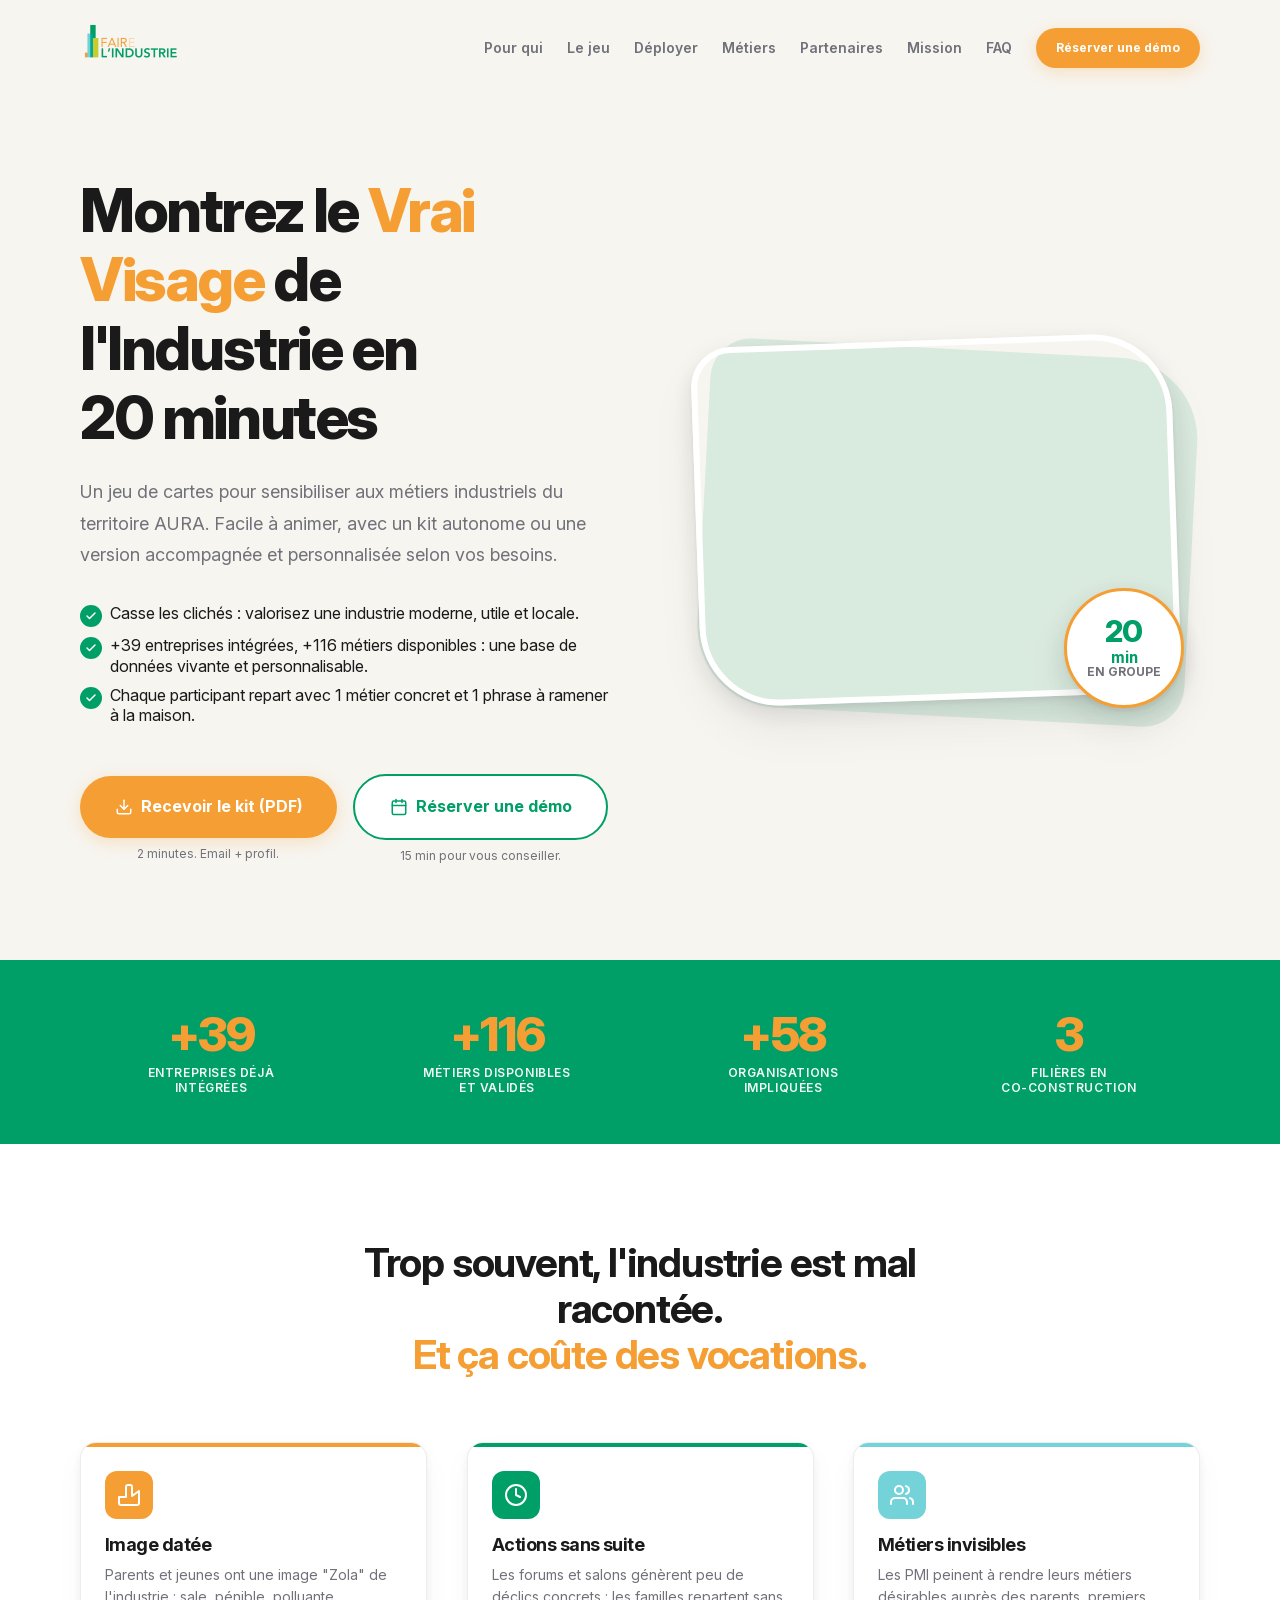
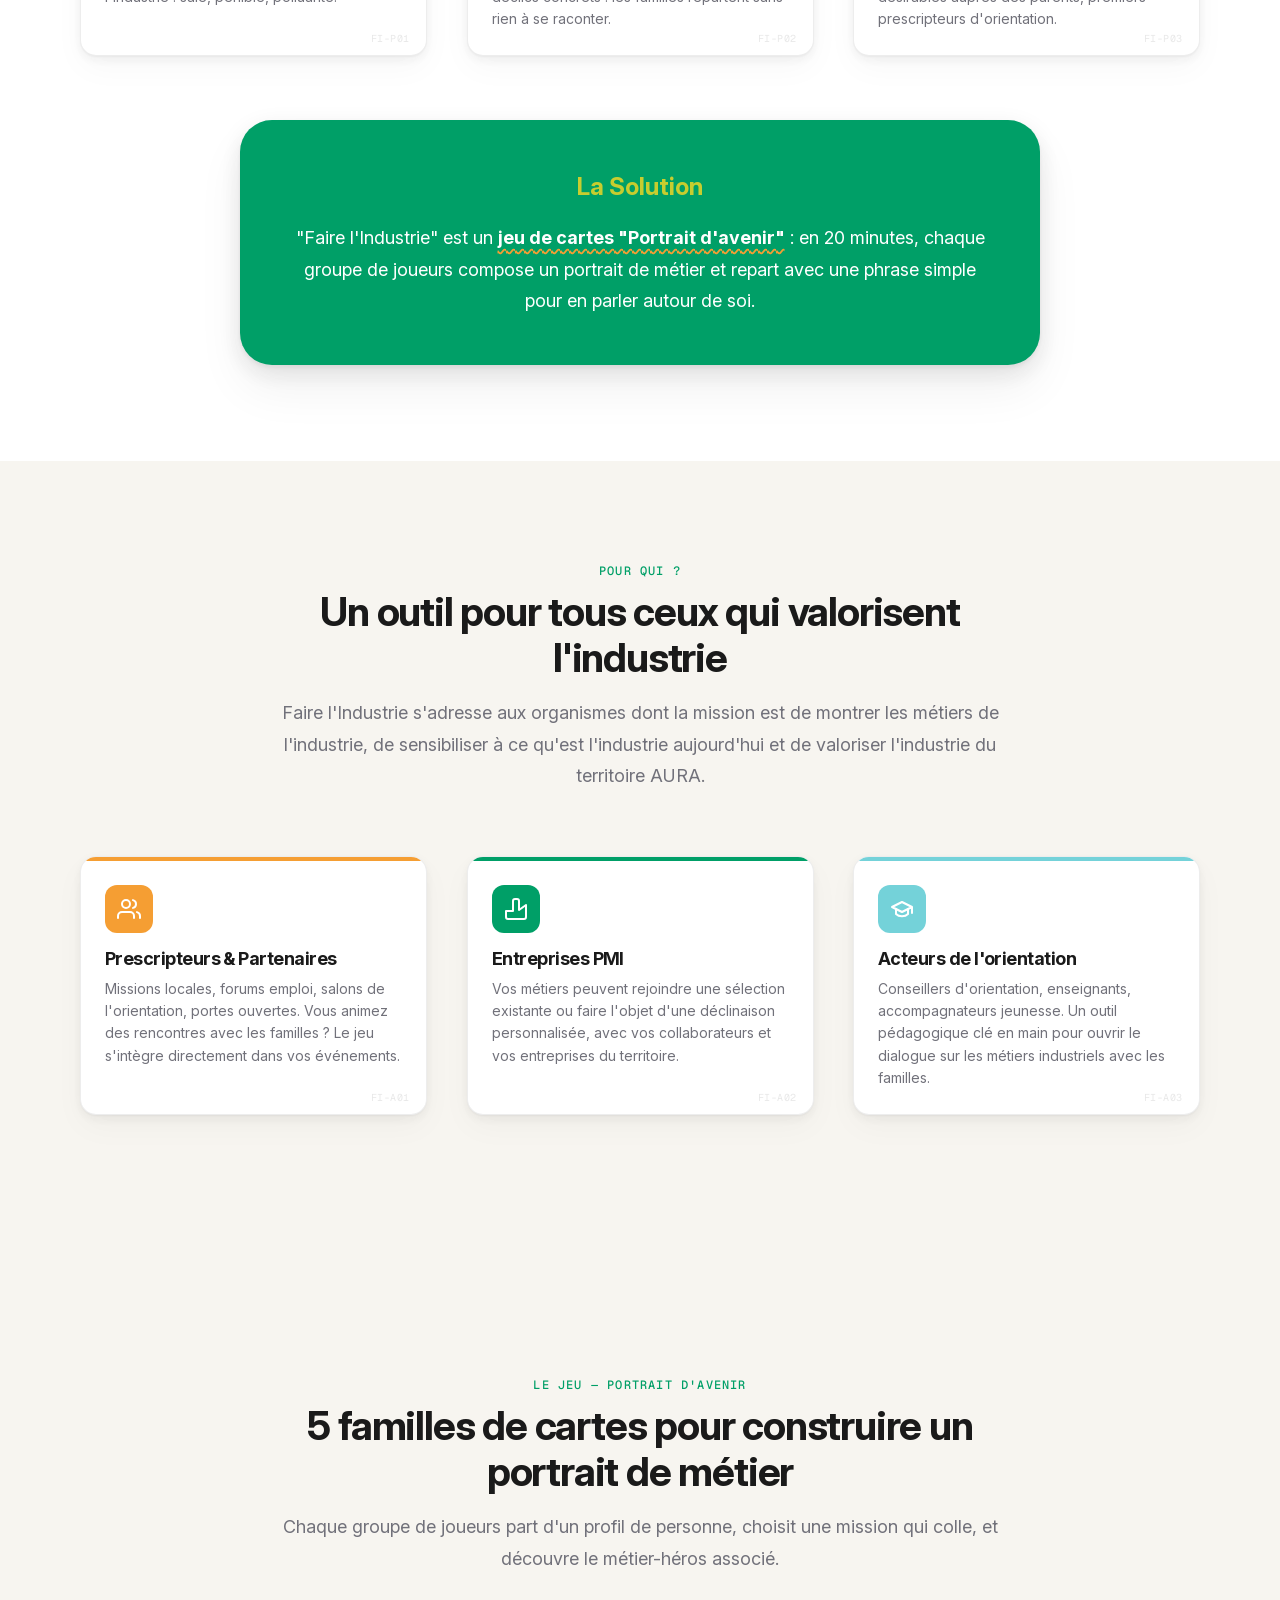
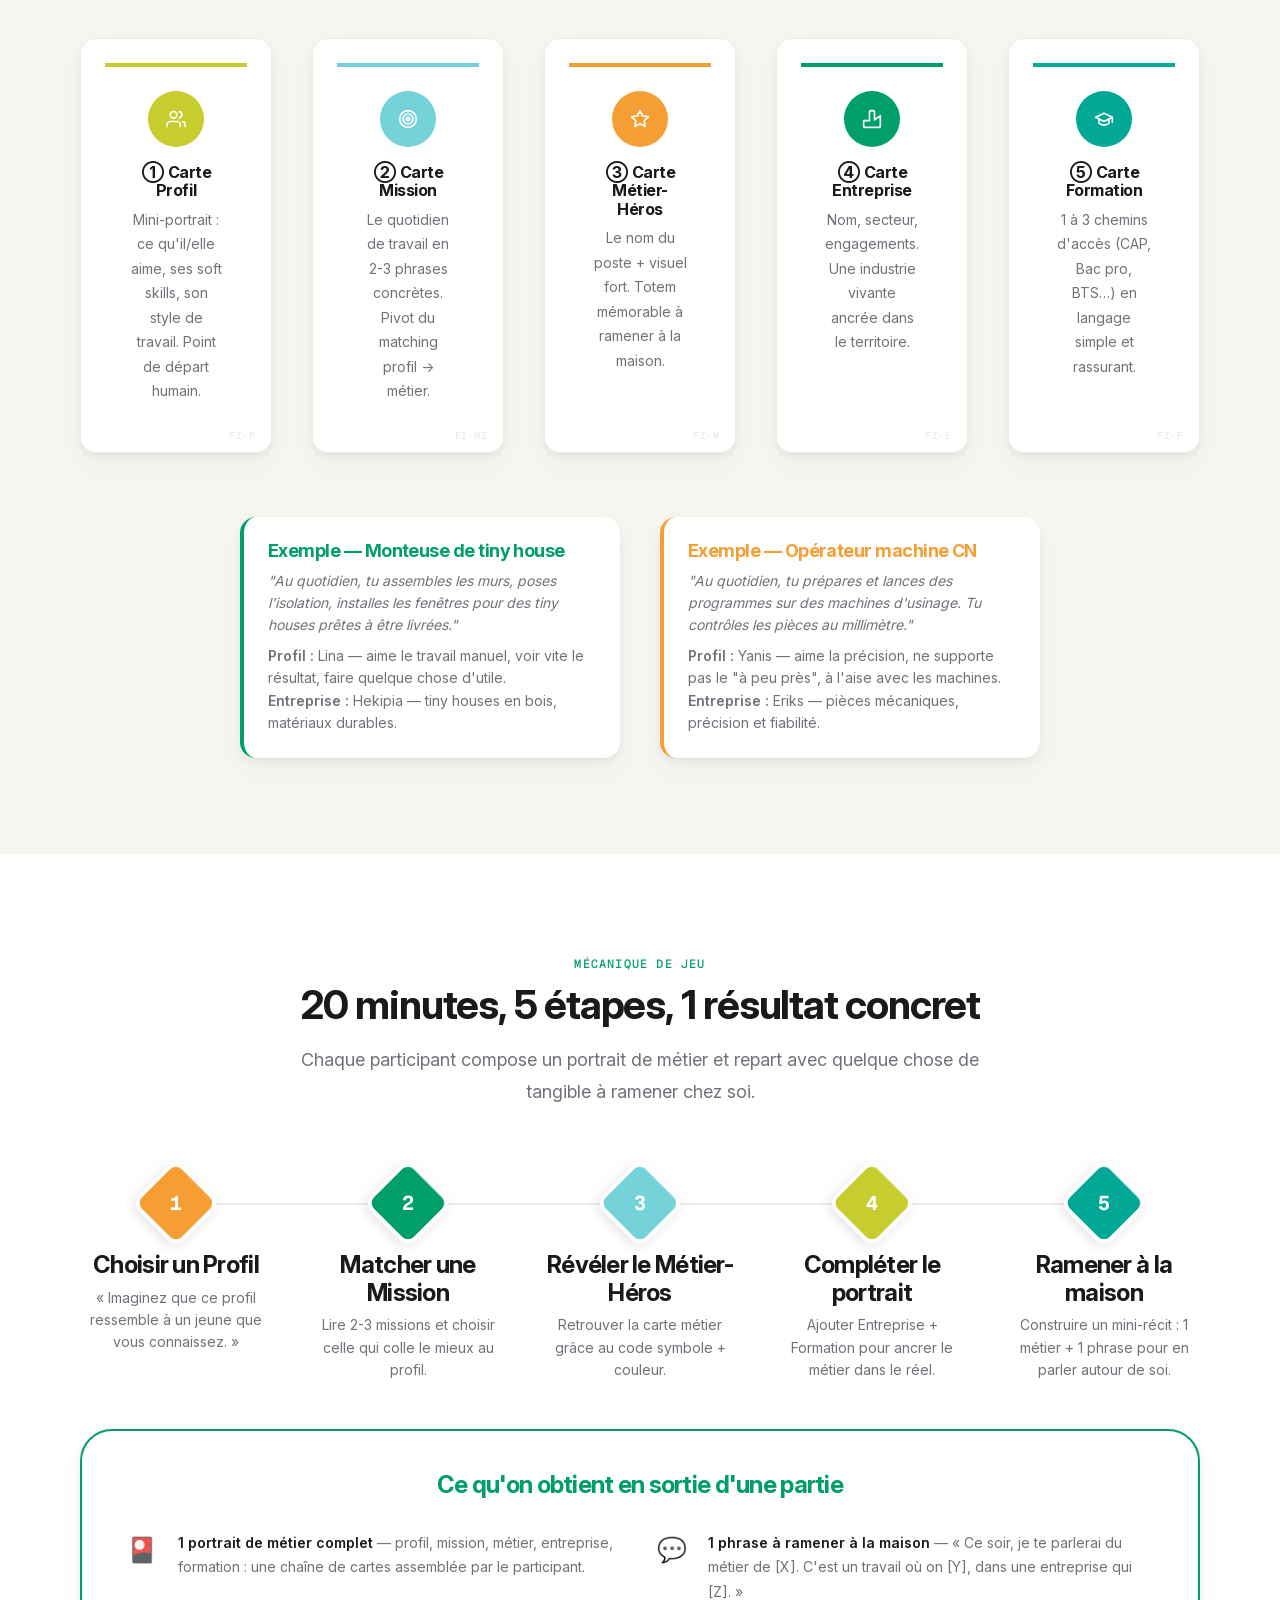
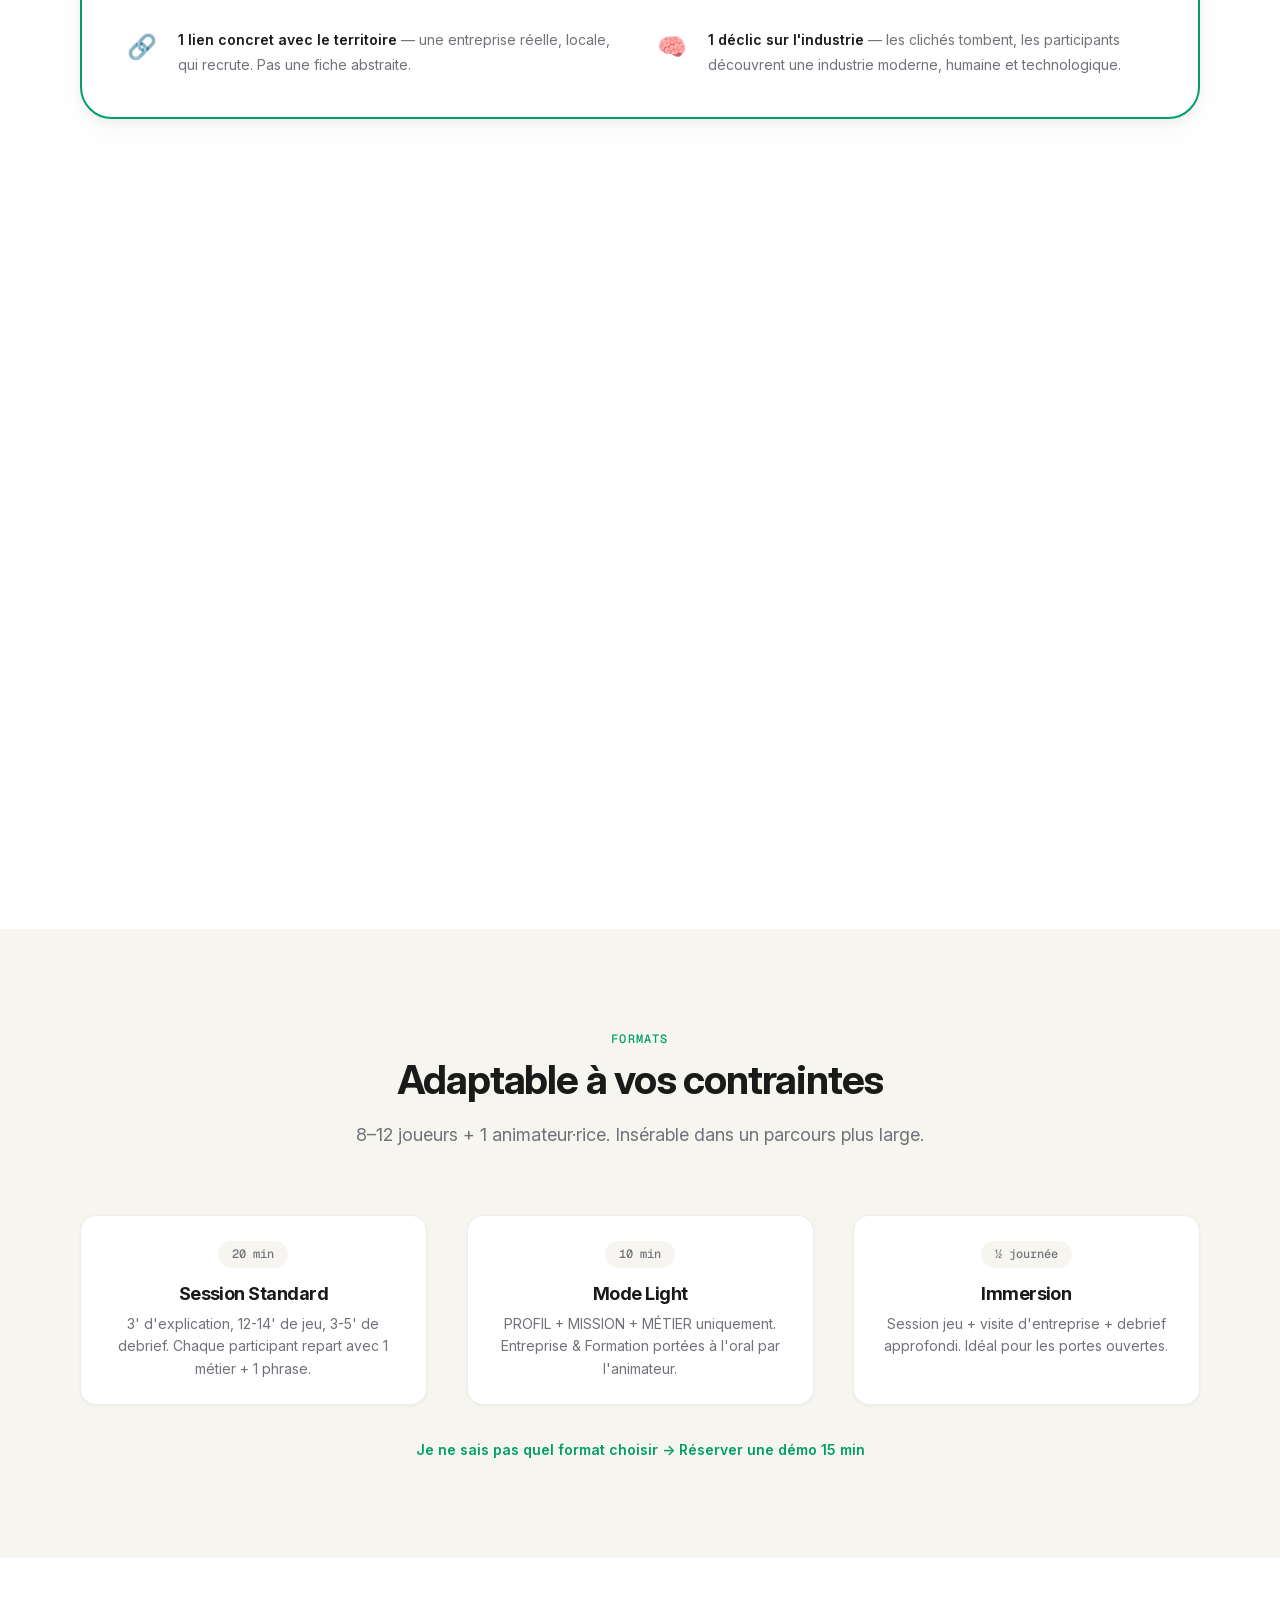
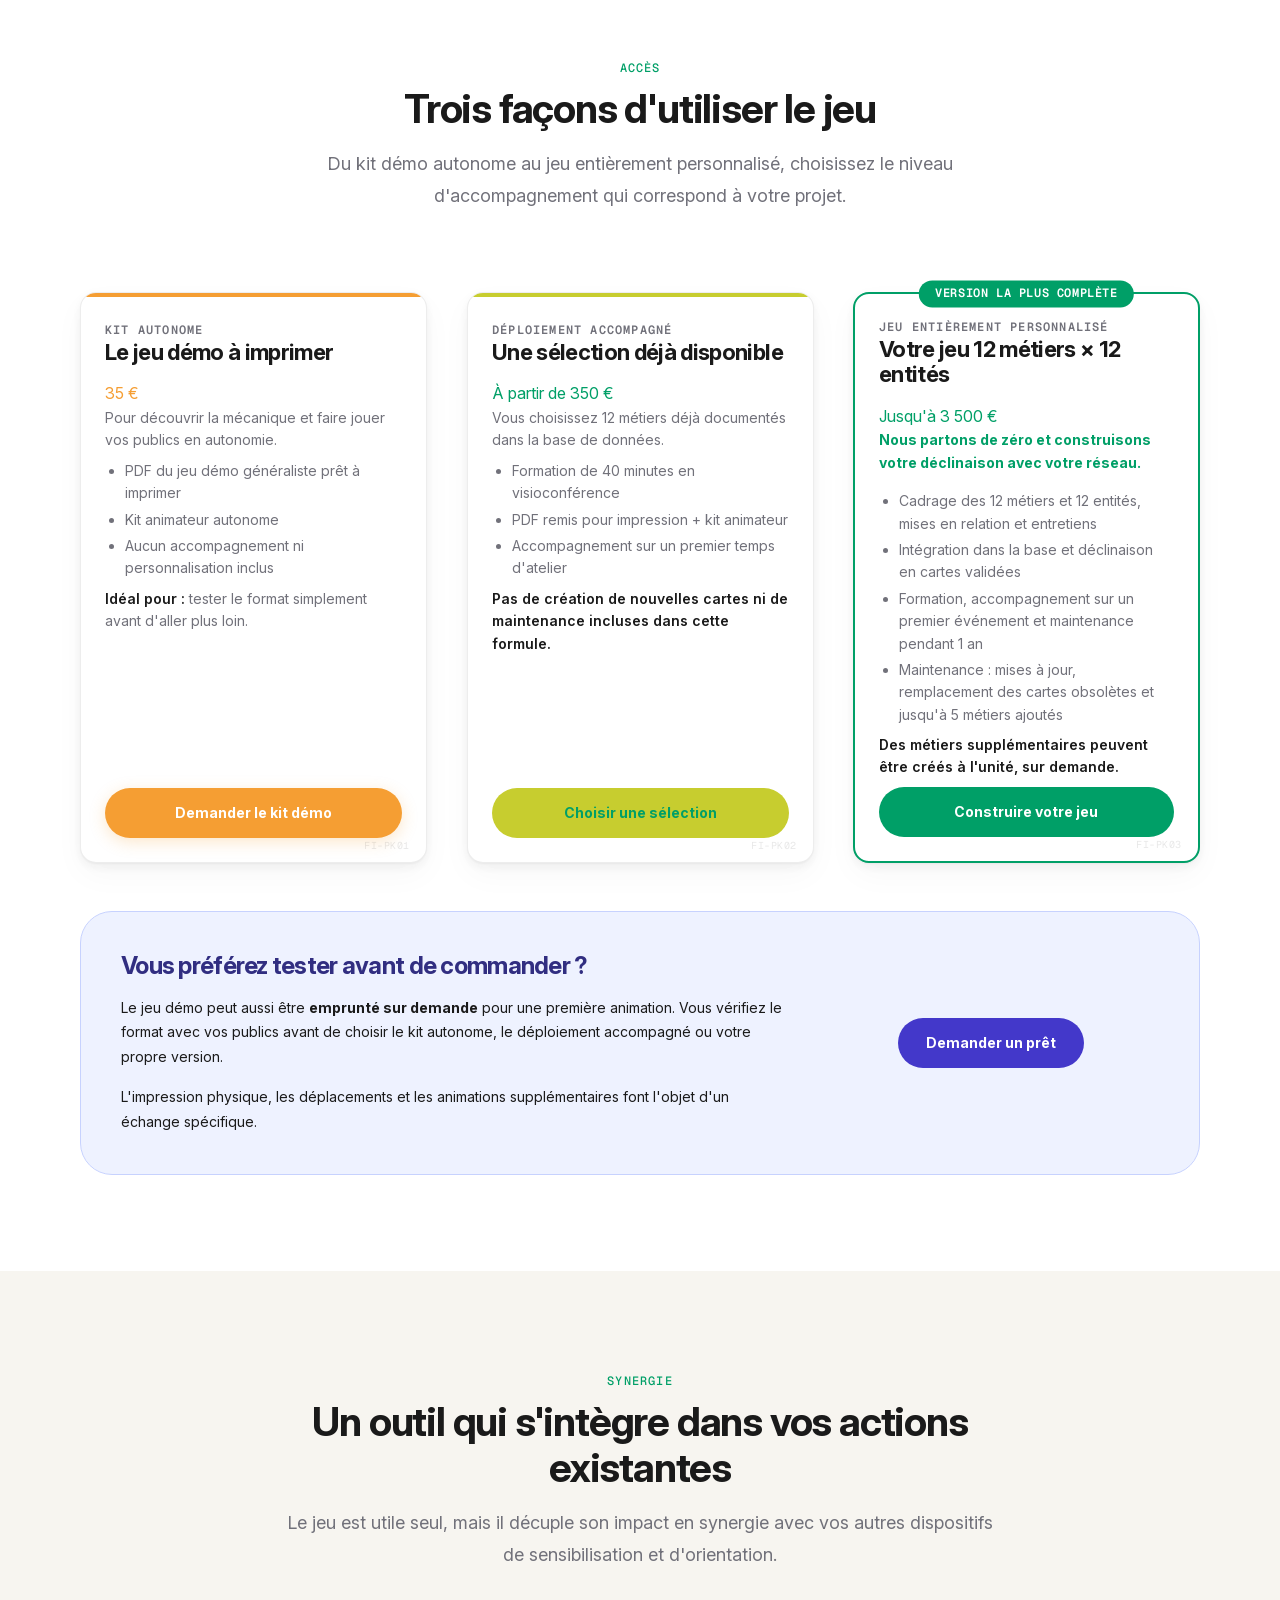
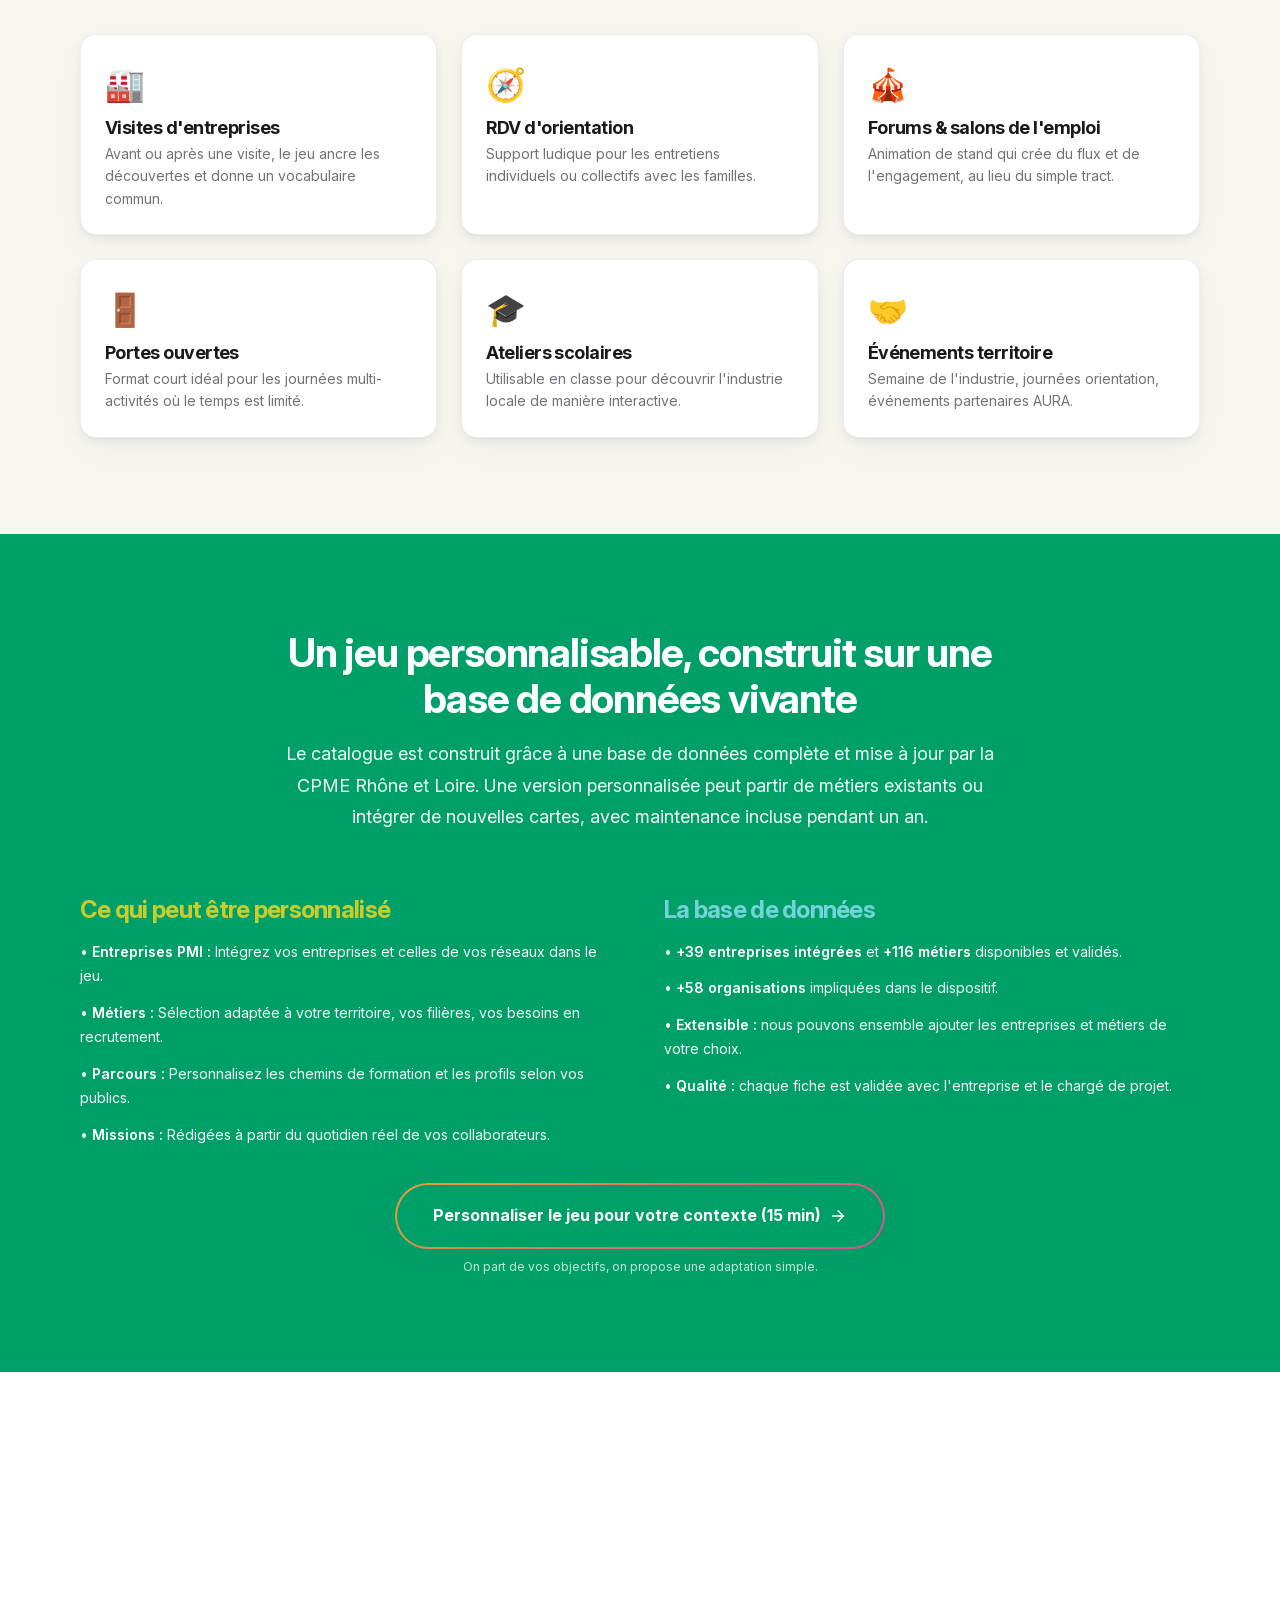
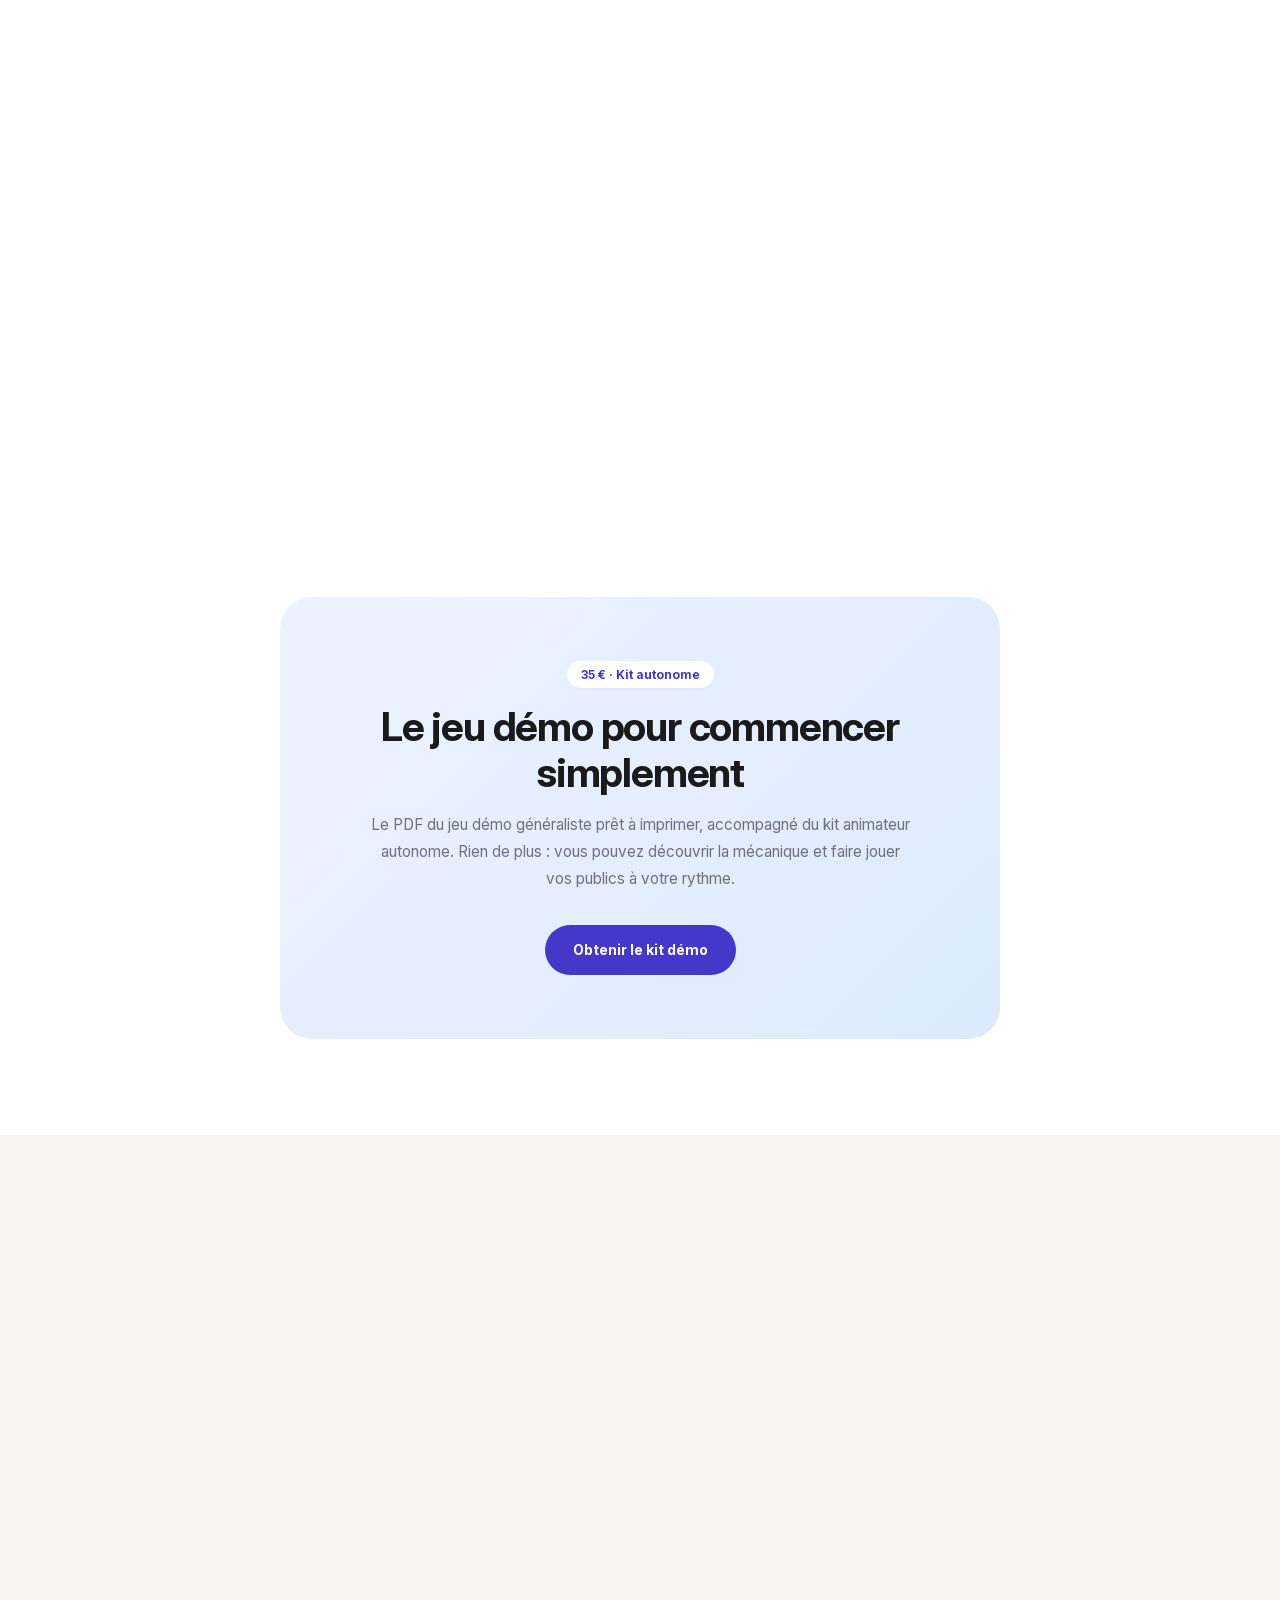
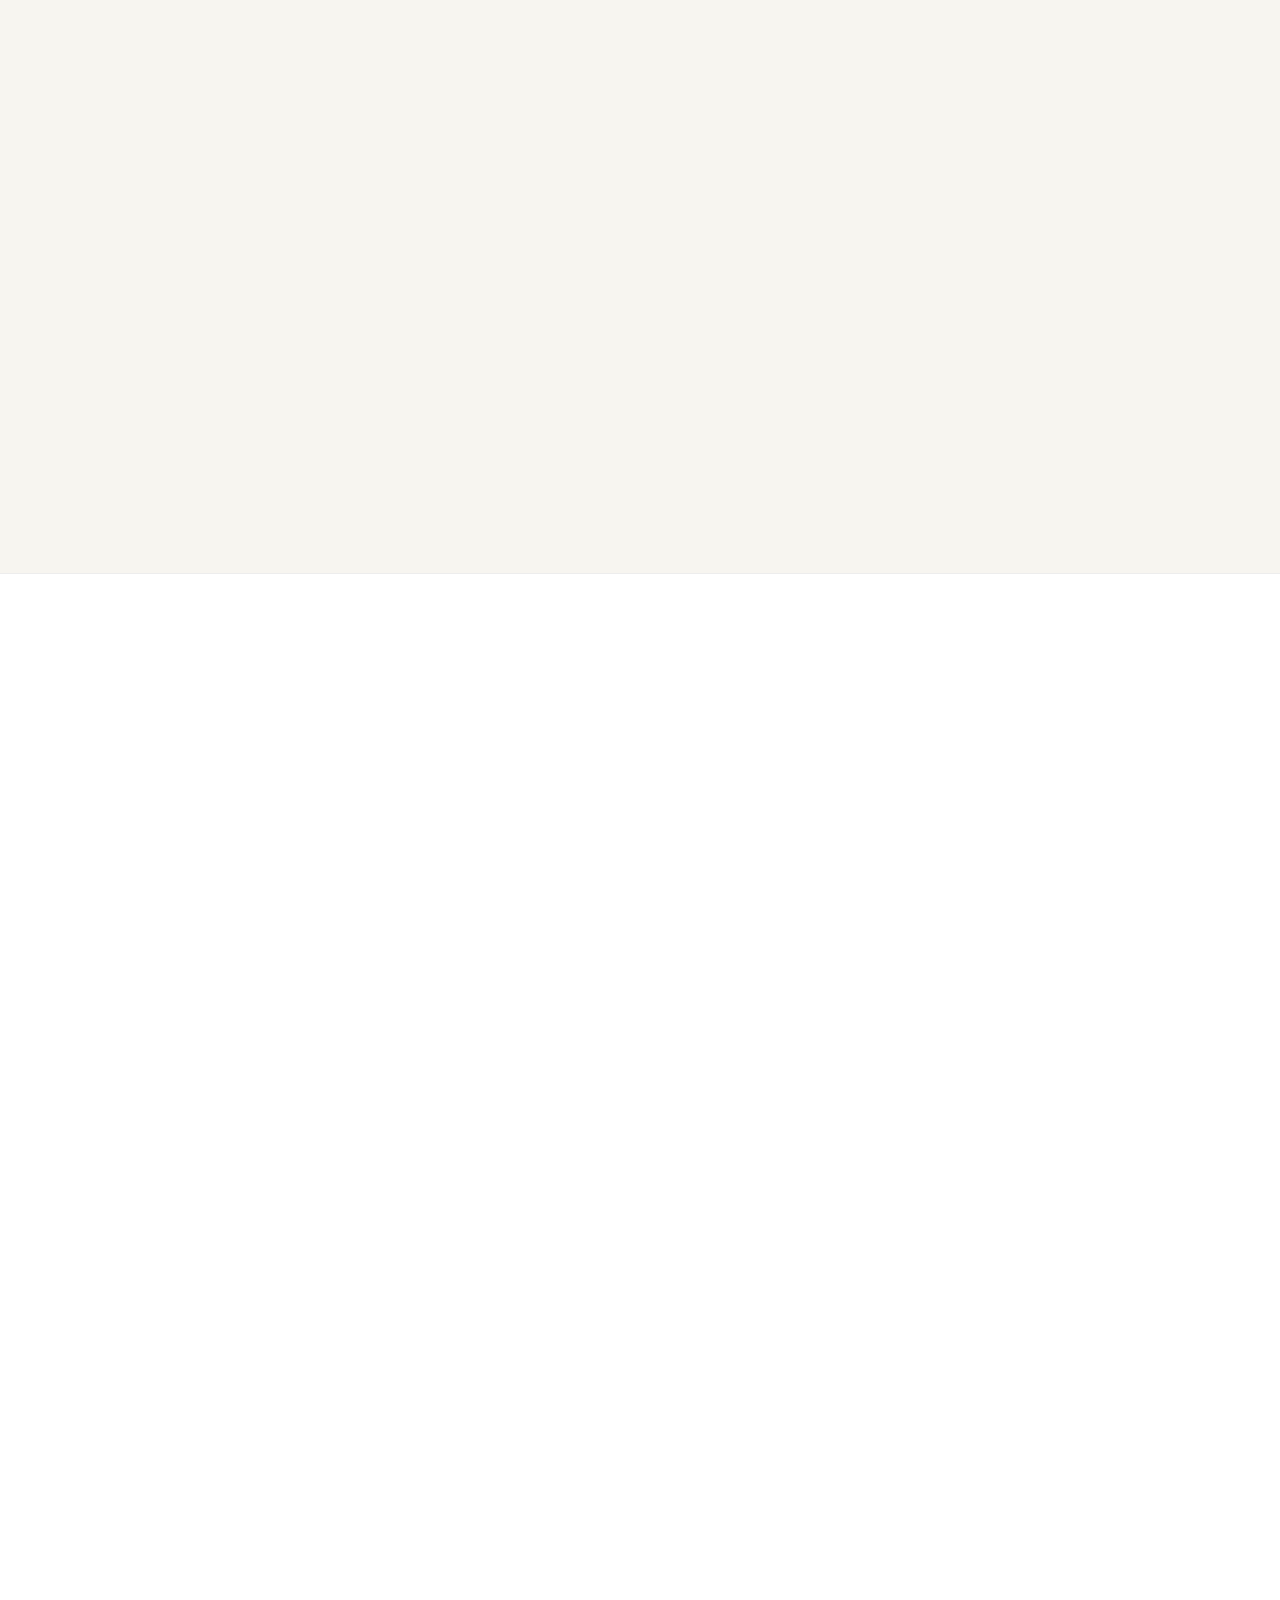
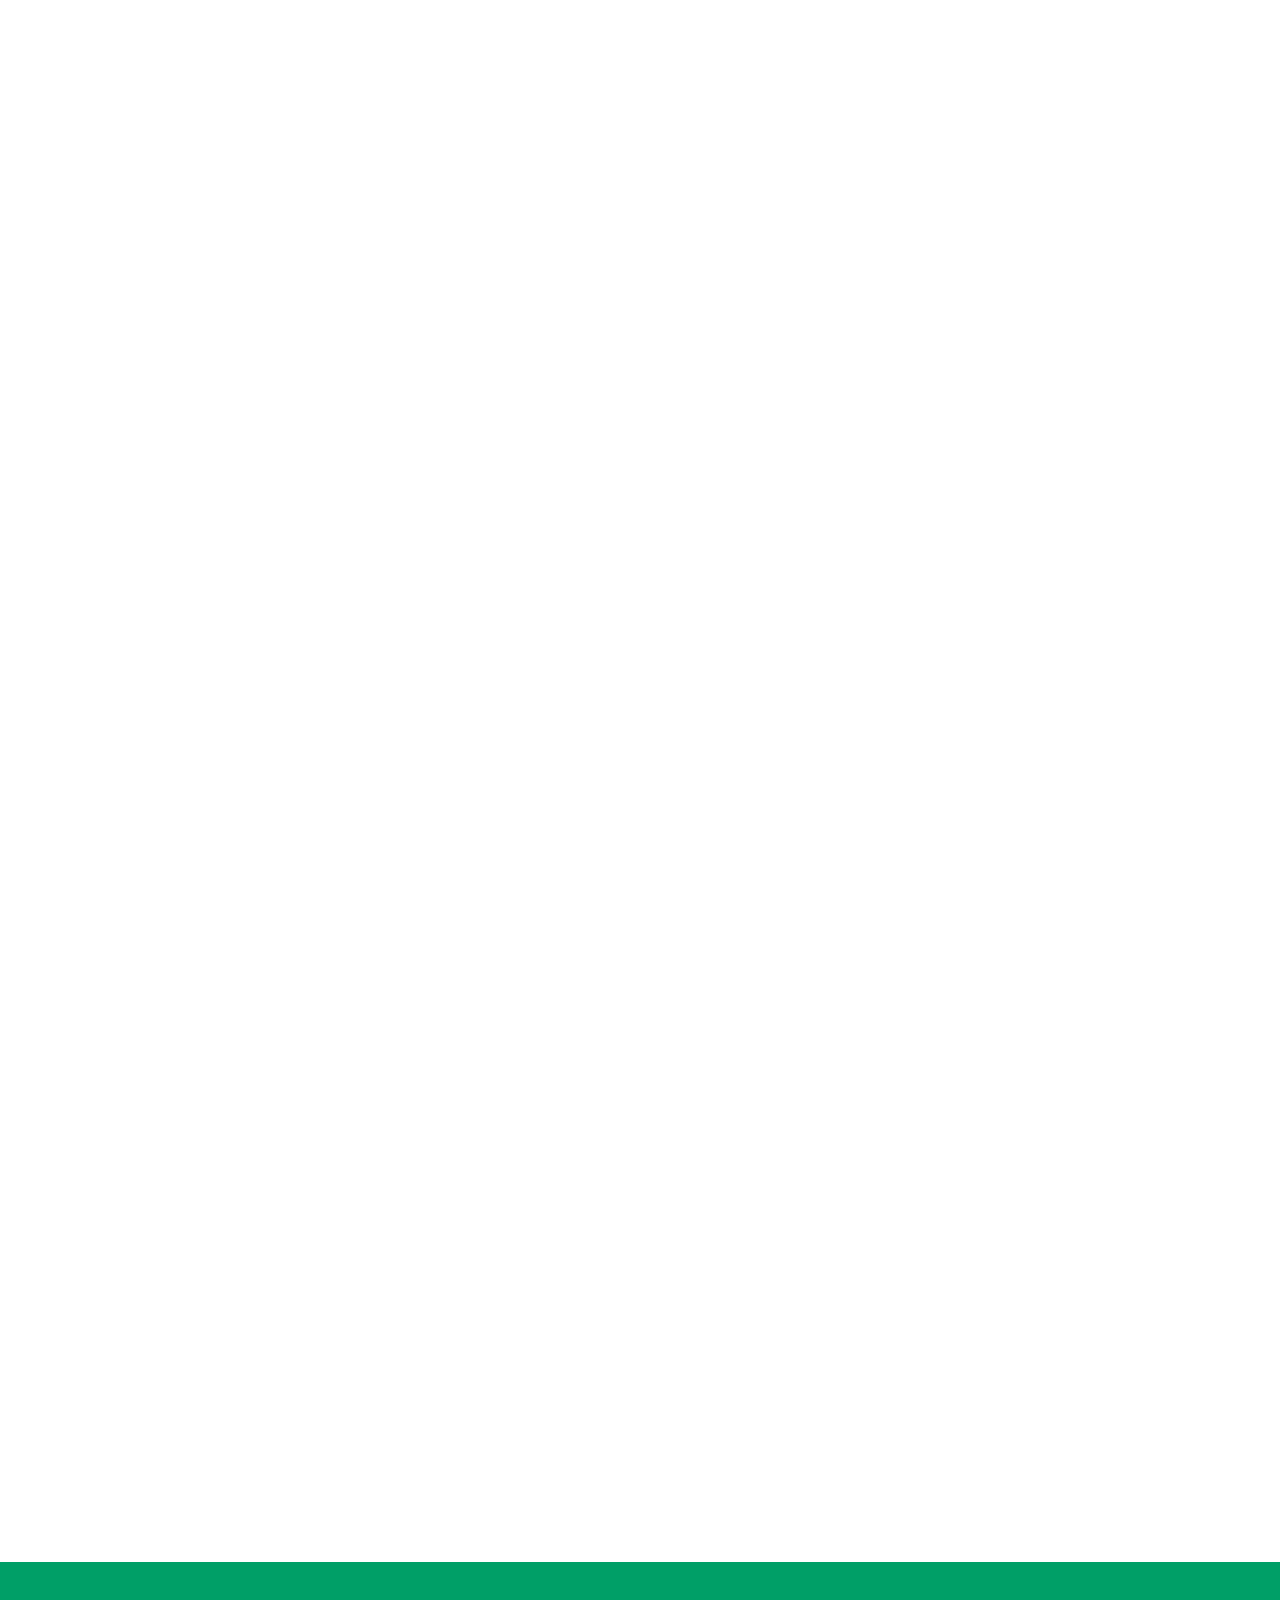
<file: index.html>
<!DOCTYPE html>
<html lang="fr">
<head>
<meta charset="UTF-8">
<meta name="viewport" content="width=device-width, initial-scale=1.0">
<title>Faire l'Industrie — Sensibilisez aux métiers industriels en 20 minutes</title>
<meta name="description" content="Jeu de cartes Portrait d'avenir : sensibilisez aux métiers industriels du territoire AURA en 20 minutes. +39 entreprises intégrées, +116 métiers disponibles, +58 organisations impliquées. Kit animateur fourni.">
<meta name="robots" content="index, follow">
<link rel="canonical" href="https://faire-industrie.cpmerhone.fr/">
<meta property="og:title" content="Faire l'Industrie — Le jeu pour briser les clichés">
<meta property="og:description" content="En 20 minutes, chaque groupe de joueurs compose un portrait de métier et repart avec 1 métier concret + 1 phrase pour en parler autour de soi.">
<meta property="og:type" content="website">
<meta property="og:locale" content="fr_FR">
<meta property="og:image" content="assets/fi-logo.webp">
<meta property="og:image:alt" content="Logo Faire l'Industrie">
<meta name="twitter:card" content="summary_large_image">
<meta name="twitter:title" content="Faire l'Industrie">
<meta name="twitter:description" content="Le jeu pour faire découvrir le vrai visage de l'industrie.">
<meta name="twitter:image" content="assets/fi-logo.webp">
<link rel="icon" type="image/webp" href="assets/fi-logo.webp">
<link rel="preload" href="assets/fonts/Inter-variable.woff2" as="font" type="font/woff2" crossorigin>
<link rel="preload" as="image" href="assets/image_de9aba.webp" type="image/webp" fetchpriority="high" imagesrcset="assets/image_de9aba-sm.webp 600w, assets/image_de9aba.webp 1024w" imagesizes="(max-width: 767px) 100vw, 50vw">
<link rel="dns-prefetch" href="https://cal.com">
<link rel="dns-prefetch" href="https://liutnotes.notion.site">
<style>
*,*::before,*::after{box-sizing:border-box;margin:0;padding:0}
html{scroll-behavior:smooth;-webkit-text-size-adjust:100%}
body{font-family:'Inter',sans-serif;font-size:1rem;line-height:1.6;color:#1A1A1A;background-color:#F7F5F0;-webkit-font-smoothing:antialiased;overflow-x:hidden}
img,svg{display:block;max-width:100%;height:auto}
a{color:inherit;text-decoration:none}
button{font:inherit;cursor:pointer;border:none;background:none}
ul,ol{list-style:none}
.container{width:100%;max-width:1200px;margin-inline:auto;padding-inline:24px}
.section{padding-block:96px}
.navbar{position:fixed;top:0;left:0;right:0;z-index:100;padding:16px 0;transition:background .25s,box-shadow .25s,padding .25s}
.navbar.is-scrolled{background:rgba(247,245,240,.92);backdrop-filter:blur(12px);box-shadow:0 1px 0 rgba(26,26,26,.06);padding:8px 0}
.navbar__inner{display:flex;align-items:center;justify-content:space-between}
.navbar__logo img{height:80px;width:auto;object-fit:contain;margin-block:-12px}
.navbar__links{display:none;align-items:center;gap:24px}
.navbar__toggle{display:flex;align-items:center;justify-content:center;width:44px;height:44px;position:relative;z-index:201}
@media(min-width:768px){.navbar__logo img{height:88px;margin-block:-14px}}
@media(min-width:1024px){.navbar__links{display:flex}.navbar__toggle{display:none}.navbar__logo img{height:100px;margin-block:-18px}}
.hero{position:relative;padding-top:calc(96px + 80px);padding-bottom:80px;overflow:hidden}
.hero__grid{display:grid;grid-template-columns:1fr;gap:48px;align-items:center}
@media(min-width:768px){.hero__grid{grid-template-columns:1fr 1fr;gap:64px}}
.reveal{opacity:0;transform:translateY(24px);transition:opacity .4s cubic-bezier(.25,.46,.45,.94),transform .4s cubic-bezier(.25,.46,.45,.94)}
.reveal.is-visible{opacity:1;transform:translateY(0)}
h1,h2,h3{font-family:'Inter',sans-serif;font-weight:700;line-height:1.15;letter-spacing:-.03em;color:#1A1A1A}
h1{font-size:clamp(2.5rem,5vw,3.75rem);font-weight:800;letter-spacing:-.04em}
</style>
<link rel="stylesheet" href="styles/fonts.min.css">
<link rel="stylesheet" href="styles/tokens.min.css">
<link rel="stylesheet" href="styles/base.min.css">
<link rel="stylesheet" href="styles/components.min.css">
<link rel="stylesheet" href="styles/sections.min.css" media="print" onload="this.media='all'">
<noscript><link rel="stylesheet" href="styles/sections.min.css"></noscript>
</head>
<body>
<a href="#main-content" class="skip-link">Aller au contenu principal</a>
<nav class="navbar" role="navigation" aria-label="Navigation principale">
<div class="container navbar__inner">
<a href="#" class="navbar__logo" aria-label="Faire l'Industrie — Accueil">
<img src="assets/fi-logo.webp" alt="Logo Faire l'Industrie" width="400" height="400" fetchpriority="high">
</a>
<div class="navbar__links">
<a href="#pour-qui" class="navbar__link">Pour qui</a>
<a href="#solution" class="navbar__link">Le jeu</a>
<a href="#deploiement" class="navbar__link">Déployer</a>
<a href="#metiers" class="navbar__link">Métiers</a>
<a href="partenaires.html" class="navbar__link">Partenaires</a>
<a href="#mission" class="navbar__link">Mission</a>
<a href="#faq" class="navbar__link">FAQ</a>
<a href="https://cal.com/fabrice-liut/15-min-meeting" target="_blank" rel="noopener noreferrer" class="btn btn--sm btn--primary">Réserver une démo</a>
</div>
<button class="navbar__toggle" aria-expanded="false" aria-controls="mobile-menu" aria-label="Ouvrir le menu">
<span class="navbar__toggle-bar"></span>
</button>
</div>
<div class="navbar__mobile" id="mobile-menu" role="dialog" aria-label="Menu mobile">
<a href="#pour-qui" class="navbar__link">Pour qui</a>
<a href="#solution" class="navbar__link">Le jeu</a>
<a href="#deploiement" class="navbar__link">Déployer</a>
<a href="#metiers" class="navbar__link">Métiers</a>
<a href="partenaires.html" class="navbar__link">Partenaires</a>
<a href="#mission" class="navbar__link">Mission</a>
<a href="#faq" class="navbar__link">FAQ</a>
<a href="https://liutnotes.notion.site/7604c2d017634177879ed982bfdc693f" target="_blank" rel="noopener noreferrer" class="btn btn--primary">Recevoir le kit (PDF)</a>
<a href="https://cal.com/fabrice-liut/15-min-meeting" target="_blank" rel="noopener noreferrer" class="btn btn--secondary">Réserver une démo</a>
</div>
</nav>
<main id="main-content">
<section class="hero section" aria-labelledby="hero-title">
<div class="container hero__grid">
<div class="hero__content">
<h1 id="hero-title" class="hero__title reveal">
Montrez le <span class="hero__title-accent">Vrai Visage</span> de l'Industrie en 20&nbsp;minutes
</h1>
<p class="hero__subtitle reveal reveal--delay-1">
Un jeu de cartes pour sensibiliser aux métiers industriels du territoire&nbsp;AURA. Facile à animer, avec un kit autonome ou une version accompagnée et personnalisée selon vos besoins.
</p>
<ul class="check-list mb-6 reveal reveal--delay-2">
<li class="check-list__item">
<span class="check-list__icon">
<svg viewBox="0 0 24 24" fill="none" stroke="currentColor" stroke-width="3" stroke-linecap="round" stroke-linejoin="round"><polyline points="20 6 9 17 4 12"/></svg>
</span>
Casse les clichés : valorisez une industrie moderne, utile et locale.
</li>
<li class="check-list__item">
<span class="check-list__icon">
<svg viewBox="0 0 24 24" fill="none" stroke="currentColor" stroke-width="3" stroke-linecap="round" stroke-linejoin="round"><polyline points="20 6 9 17 4 12"/></svg>
</span>
+39 entreprises intégrées, +116 métiers disponibles : une base de données vivante et personnalisable.
</li>
<li class="check-list__item">
<span class="check-list__icon">
<svg viewBox="0 0 24 24" fill="none" stroke="currentColor" stroke-width="3" stroke-linecap="round" stroke-linejoin="round"><polyline points="20 6 9 17 4 12"/></svg>
</span>
Chaque participant repart avec 1&nbsp;métier concret et 1&nbsp;phrase à ramener à la maison.
</li>
</ul>
<div class="hero__ctas reveal reveal--delay-3">
<div>
<a href="https://liutnotes.notion.site/7604c2d017634177879ed982bfdc693f" target="_blank" rel="noopener noreferrer" class="btn btn--primary btn--lg">
<svg class="btn__icon" viewBox="0 0 24 24" fill="none" stroke="currentColor" stroke-width="2" stroke-linecap="round" stroke-linejoin="round"><path d="M21 15v4a2 2 0 0 1-2 2H5a2 2 0 0 1-2-2v-4"/><polyline points="7 10 12 15 17 10"/><line x1="12" y1="15" x2="12" y2="3"/></svg>
Recevoir le kit (PDF)
</a>
<p class="hero__cta-hint">2 minutes. Email + profil.</p>
</div>
<div>
<a href="https://cal.com/fabrice-liut/15-min-meeting" target="_blank" rel="noopener noreferrer" class="btn btn--secondary btn--lg">
<svg class="btn__icon" viewBox="0 0 24 24" fill="none" stroke="currentColor" stroke-width="2" stroke-linecap="round" stroke-linejoin="round"><rect x="3" y="4" width="18" height="18" rx="2" ry="2"/><line x1="16" y1="2" x2="16" y2="6"/><line x1="8" y1="2" x2="8" y2="6"/><line x1="3" y1="10" x2="21" y2="10"/></svg>
Réserver une démo
</a>
<p class="hero__cta-hint">15 min pour vous conseiller.</p>
</div>
</div>
</div>
<div class="hero__visual reveal reveal--delay-2">
<div class="hero__image-wrapper hero__image-wrapper--animated">
<div class="hero__image-shadow"></div>
<picture>
<source srcset="assets/image_de9aba-sm.webp" type="image/webp" media="(max-width: 767px)">
<source srcset="assets/image_de9aba.webp" type="image/webp">
<img src="assets/image_de9aba.jpg" alt="Atelier jeu Faire l'Industrie — participants autour d'un deck de cartes" class="hero__image" width="1024" height="768" fetchpriority="high" decoding="async">
</picture>
<div class="hero__float-badge">
<span class="hero__float-badge-number">
<span class="hero__float-badge-number-big">20</span>
<span class="hero__float-badge-number-unit">min</span>
</span>
<span class="hero__float-badge-label">En groupe</span>
</div>
</div>
</div>
</div>
</section>
<section class="key-numbers section--compact" aria-label="Chiffres clés">
<div class="container">
<div class="key-numbers__grid">
<div class="key-numbers__item reveal">
<span class="key-numbers__value">+39</span>
<span class="key-numbers__label">Entreprises déjà<br>intégrées</span>
</div>
<div class="key-numbers__item reveal reveal--delay-1">
<span class="key-numbers__value">+116</span>
<span class="key-numbers__label">Métiers disponibles<br>et validés</span>
</div>
<div class="key-numbers__item reveal reveal--delay-2">
<span class="key-numbers__value">+58</span>
<span class="key-numbers__label">Organisations<br>impliquées</span>
</div>
<div class="key-numbers__item reveal reveal--delay-3">
<span class="key-numbers__value">3</span>
<span class="key-numbers__label">Filières en<br>co-construction</span>
</div>
</div>
</div>
</section>
<section class="problem section" aria-labelledby="problem-title">
<div class="container">
<div class="section-header reveal">
<h2 id="problem-title" class="section-header__title">
Trop souvent, l'industrie est mal racontée.<br>
<span class="text-accent">Et ça coûte des vocations.</span>
</h2>
</div>
<div class="grid grid--3 mb-8">
<div class="card reveal" style="--card-color: var(--color-accent)">
<div class="card__body">
<div class="card__icon" style="background: var(--color-accent)">
<svg width="24" height="24" viewBox="0 0 24 24" fill="none" stroke="currentColor" stroke-width="2" stroke-linecap="round" stroke-linejoin="round"><path d="M2 20a2 2 0 0 0 2 2h16a2 2 0 0 0 2-2V8l-7 5V4a2 2 0 0 0-2-2h-2a2 2 0 0 0-2 2v10H2v6z"/></svg>
</div>
<h3 class="card__title">Image datée</h3>
<p class="card__text">Parents et jeunes ont une image "Zola" de l'industrie : sale, pénible, polluante.</p>
</div>
<span class="card__serial">FI-P01</span>
</div>
<div class="card reveal reveal--delay-1" style="--card-color: var(--color-primary)">
<div class="card__body">
<div class="card__icon" style="background: var(--color-primary)">
<svg width="24" height="24" viewBox="0 0 24 24" fill="none" stroke="currentColor" stroke-width="2" stroke-linecap="round" stroke-linejoin="round"><circle cx="12" cy="12" r="10"/><polyline points="12 6 12 12 16 14"/></svg>
</div>
<h3 class="card__title">Actions sans suite</h3>
<p class="card__text">Les forums et salons génèrent peu de déclics concrets : les familles repartent sans rien à se raconter.</p>
</div>
<span class="card__serial">FI-P02</span>
</div>
<div class="card reveal reveal--delay-2" style="--card-color: var(--color-sky)">
<div class="card__body">
<div class="card__icon" style="background: var(--color-sky)">
<svg width="24" height="24" viewBox="0 0 24 24" fill="none" stroke="currentColor" stroke-width="2" stroke-linecap="round" stroke-linejoin="round"><path d="M17 21v-2a4 4 0 0 0-4-4H5a4 4 0 0 0-4 4v2"/><circle cx="9" cy="7" r="4"/><path d="M23 21v-2a4 4 0 0 0-3-3.87"/><path d="M16 3.13a4 4 0 0 1 0 7.75"/></svg>
</div>
<h3 class="card__title">Métiers invisibles</h3>
<p class="card__text">Les PMI peinent à rendre leurs métiers désirables auprès des parents, premiers prescripteurs d'orientation.</p>
</div>
<span class="card__serial">FI-P03</span>
</div>
</div>
<div class="problem__solution-box reveal">
<p class="problem__solution-label">La Solution</p>
<p class="problem__solution-text">
"Faire l'Industrie" est un <span class="problem__solution-highlight">jeu de cartes "Portrait d'avenir"</span> :
en 20 minutes, chaque groupe de joueurs compose un portrait de métier et repart avec une phrase simple pour en parler autour de soi.
</p>
</div>
</div>
</section>
<section id="pour-qui" class="pour-qui section" aria-labelledby="pour-qui-title">
<div class="container">
<div class="section-header reveal">
<span class="section-header__overline">Pour qui ?</span>
<h2 id="pour-qui-title" class="section-header__title">Un outil pour tous ceux qui valorisent l'industrie</h2>
<p class="section-header__subtitle">Faire l'Industrie s'adresse aux organismes dont la mission est de montrer les métiers de l'industrie, de sensibiliser à ce qu'est l'industrie aujourd'hui et de valoriser l'industrie du territoire AURA.</p>
</div>
<div class="grid grid--3 mb-8">
<div class="card reveal" style="--card-color: var(--color-accent)">
<div class="card__body">
<div class="card__icon" style="background: var(--color-accent)">
<svg width="24" height="24" viewBox="0 0 24 24" fill="none" stroke="currentColor" stroke-width="2" stroke-linecap="round" stroke-linejoin="round"><path d="M17 21v-2a4 4 0 0 0-4-4H5a4 4 0 0 0-4 4v2"/><circle cx="9" cy="7" r="4"/><path d="M23 21v-2a4 4 0 0 0-3-3.87"/><path d="M16 3.13a4 4 0 0 1 0 7.75"/></svg>
</div>
<h3 class="card__title">Prescripteurs &amp; Partenaires</h3>
<p class="card__text">Missions locales, forums emploi, salons de l'orientation, portes ouvertes. Vous animez des rencontres avec les familles ? Le jeu s'intègre directement dans vos événements.</p>
</div>
<span class="card__serial">FI-A01</span>
</div>
<div class="card reveal reveal--delay-1" style="--card-color: var(--color-primary)">
<div class="card__body">
<div class="card__icon" style="background: var(--color-primary)">
<svg width="24" height="24" viewBox="0 0 24 24" fill="none" stroke="currentColor" stroke-width="2" stroke-linecap="round" stroke-linejoin="round"><path d="M2 20a2 2 0 0 0 2 2h16a2 2 0 0 0 2-2V8l-7 5V4a2 2 0 0 0-2-2h-2a2 2 0 0 0-2 2v10H2v6z"/></svg>
</div>
<h3 class="card__title">Entreprises PMI</h3>
<p class="card__text">Vos métiers peuvent rejoindre une sélection existante ou faire l'objet d'une déclinaison personnalisée, avec vos collaborateurs et vos entreprises du territoire.</p>
</div>
<span class="card__serial">FI-A02</span>
</div>
<div class="card reveal reveal--delay-2" style="--card-color: var(--color-sky)">
<div class="card__body">
<div class="card__icon" style="background: var(--color-sky)">
<svg width="24" height="24" viewBox="0 0 24 24" fill="none" stroke="currentColor" stroke-width="2" stroke-linecap="round" stroke-linejoin="round"><path d="M22 10v6M2 10l10-5 10 5-10 5z"/><path d="M6 12v5c3 3 9 3 12 0v-5"/></svg>
</div>
<h3 class="card__title">Acteurs de l'orientation</h3>
<p class="card__text">Conseillers d'orientation, enseignants, accompagnateurs jeunesse. Un outil pédagogique clé en main pour ouvrir le dialogue sur les métiers industriels avec les familles.</p>
</div>
<span class="card__serial">FI-A03</span>
</div>
</div>
</div>
</section>
<section id="solution" class="game-comp section" aria-labelledby="game-title">
<div class="container">
<div class="section-header reveal">
<span class="section-header__overline">Le jeu — Portrait d'avenir</span>
<h2 id="game-title" class="section-header__title">5 familles de cartes pour construire un portrait de métier</h2>
<p class="section-header__subtitle">Chaque groupe de joueurs part d'un profil de personne, choisit une mission qui colle, et découvre le métier-héros associé.</p>
</div>
<div class="grid grid--5 mb-8">
<div class="card card--type reveal" style="--card-color: var(--color-card-profil)">
<div class="card__body">
<div class="card__icon" style="background: var(--color-card-profil)">
<svg width="20" height="20" viewBox="0 0 24 24" fill="none" stroke="currentColor" stroke-width="2" stroke-linecap="round" stroke-linejoin="round"><path d="M17 21v-2a4 4 0 0 0-4-4H5a4 4 0 0 0-4 4v2"/><circle cx="9" cy="7" r="4"/><path d="M23 21v-2a4 4 0 0 0-3-3.87"/><path d="M16 3.13a4 4 0 0 1 0 7.75"/></svg>
</div>
<h3 class="card__title">① Carte Profil</h3>
<p class="card__text">Mini-portrait : ce qu'il/elle aime, ses soft skills, son style de travail. Point de départ humain.</p>
</div>
<span class="card__serial">FI-P</span>
</div>
<div class="card card--type reveal reveal--delay-1" style="--card-color: var(--color-card-mission)">
<div class="card__body">
<div class="card__icon" style="background: var(--color-card-mission)">
<svg width="20" height="20" viewBox="0 0 24 24" fill="none" stroke="currentColor" stroke-width="2" stroke-linecap="round" stroke-linejoin="round"><circle cx="12" cy="12" r="10"/><circle cx="12" cy="12" r="6"/><circle cx="12" cy="12" r="2"/></svg>
</div>
<h3 class="card__title">② Carte Mission</h3>
<p class="card__text">Le quotidien de travail en 2-3 phrases concrètes. Pivot du matching profil → métier.</p>
</div>
<span class="card__serial">FI-MI</span>
</div>
<div class="card card--type reveal reveal--delay-2" style="--card-color: var(--color-card-metier)">
<div class="card__body">
<div class="card__icon" style="background: var(--color-card-metier)">
<svg width="20" height="20" viewBox="0 0 24 24" fill="none" stroke="currentColor" stroke-width="2" stroke-linecap="round" stroke-linejoin="round"><polygon points="12 2 15.09 8.26 22 9.27 17 14.14 18.18 21.02 12 17.77 5.82 21.02 7 14.14 2 9.27 8.91 8.26 12 2"/></svg>
</div>
<h3 class="card__title">③ Carte Métier-Héros</h3>
<p class="card__text">Le nom du poste + visuel fort. Totem mémorable à ramener à la maison.</p>
</div>
<span class="card__serial">FI-M</span>
</div>
<div class="card card--type reveal reveal--delay-3" style="--card-color: var(--color-card-impact)">
<div class="card__body">
<div class="card__icon" style="background: var(--color-card-impact)">
<svg width="20" height="20" viewBox="0 0 24 24" fill="none" stroke="currentColor" stroke-width="2" stroke-linecap="round" stroke-linejoin="round"><path d="M2 20a2 2 0 0 0 2 2h16a2 2 0 0 0 2-2V8l-7 5V4a2 2 0 0 0-2-2h-2a2 2 0 0 0-2 2v10H2v6z"/></svg>
</div>
<h3 class="card__title">④ Carte Entreprise</h3>
<p class="card__text">Nom, secteur, engagements. Une industrie vivante ancrée dans le territoire.</p>
</div>
<span class="card__serial">FI-E</span>
</div>
<div class="card card--type reveal reveal--delay-4" style="--card-color: var(--color-card-formation)">
<div class="card__body">
<div class="card__icon" style="background: var(--color-card-formation)">
<svg width="20" height="20" viewBox="0 0 24 24" fill="none" stroke="currentColor" stroke-width="2" stroke-linecap="round" stroke-linejoin="round"><path d="M22 10v6M2 10l10-5 10 5-10 5z"/><path d="M6 12v5c3 3 9 3 12 0v-5"/></svg>
</div>
<h3 class="card__title">⑤ Carte Formation</h3>
<p class="card__text">1 à 3 chemins d'accès (CAP, Bac pro, BTS…) en langage simple et rassurant.</p>
</div>
<span class="card__serial">FI-F</span>
</div>
</div>
<div class="game-comp__examples">
<div class="game-comp__example reveal" style="--_example-color: var(--color-primary)">
<h3 class="game-comp__example-title">Exemple — Monteuse de tiny house</h3>
<p class="game-comp__example-quote">"Au quotidien, tu assembles les murs, poses l'isolation, installes les fenêtres pour des tiny houses prêtes à être livrées."</p>
<p class="game-comp__example-detail">
<strong>Profil :</strong> Lina — aime le travail manuel, voir vite le résultat, faire quelque chose d'utile.<br>
<strong>Entreprise :</strong> Hekipia — tiny houses en bois, matériaux durables.
</p>
</div>
<div class="game-comp__example reveal reveal--delay-1" style="--_example-color: var(--color-accent)">
<h3 class="game-comp__example-title">Exemple — Opérateur machine CN</h3>
<p class="game-comp__example-quote">"Au quotidien, tu prépares et lances des programmes sur des machines d'usinage. Tu contrôles les pièces au millimètre."</p>
<p class="game-comp__example-detail">
<strong>Profil :</strong> Yanis — aime la précision, ne supporte pas le "à peu près", à l'aise avec les machines.<br>
<strong>Entreprise :</strong> Eriks — pièces mécaniques, précision et fiabilité.
</p>
</div>
</div>
</div>
</section>
<section id="progression" class="progression section" aria-labelledby="progression-title">
<div class="container">
<div class="section-header reveal">
<span class="section-header__overline">Mécanique de jeu</span>
<h2 id="progression-title" class="section-header__title">20 minutes, 5 étapes, 1 résultat concret</h2>
<p class="section-header__subtitle">Chaque participant compose un portrait de métier et repart avec quelque chose de tangible à ramener chez soi.</p>
</div>
<div class="grid grid--5 stepper">
<div class="stepper__track"></div>
<div class="stepper__item reveal">
<div class="stepper__number" style="background: var(--color-accent)"><span>1</span></div>
<h3 class="stepper__title">Choisir un Profil</h3>
<p class="stepper__text">« Imaginez que ce profil ressemble à un jeune que vous connaissez. »</p>
</div>
<div class="stepper__item reveal reveal--delay-1">
<div class="stepper__number" style="background: var(--color-primary)"><span>2</span></div>
<h3 class="stepper__title">Matcher une Mission</h3>
<p class="stepper__text">Lire 2-3 missions et choisir celle qui colle le mieux au profil.</p>
</div>
<div class="stepper__item reveal reveal--delay-2">
<div class="stepper__number" style="background: var(--color-sky)"><span>3</span></div>
<h3 class="stepper__title">Révéler le Métier-Héros</h3>
<p class="stepper__text">Retrouver la carte métier grâce au code symbole + couleur.</p>
</div>
<div class="stepper__item reveal reveal--delay-3">
<div class="stepper__number" style="background: var(--color-lime)"><span>4</span></div>
<h3 class="stepper__title">Compléter le portrait</h3>
<p class="stepper__text">Ajouter Entreprise + Formation pour ancrer le métier dans le réel.</p>
</div>
<div class="stepper__item reveal reveal--delay-4">
<div class="stepper__number" style="background: var(--color-teal)"><span>5</span></div>
<h3 class="stepper__title">Ramener à la maison</h3>
<p class="stepper__text">Construire un mini-récit : 1 métier + 1 phrase pour en parler autour de soi.</p>
</div>
</div>
<div class="game-output reveal">
<div class="game-output__inner">
<h3 class="game-output__title">Ce qu'on obtient en sortie d'une partie</h3>
<div class="game-output__grid">
<div class="game-output__item">
<span class="game-output__icon">🎴</span>
<p><strong>1 portrait de métier complet</strong> — profil, mission, métier, entreprise, formation : une chaîne de cartes assemblée par le participant.</p>
</div>
<div class="game-output__item">
<span class="game-output__icon">💬</span>
<p><strong>1 phrase à ramener à la maison</strong> — « Ce soir, je te parlerai du métier de [X]. C'est un travail où on [Y], dans une entreprise qui [Z]. »</p>
</div>
<div class="game-output__item">
<span class="game-output__icon">🔗</span>
<p><strong>1 lien concret avec le territoire</strong> — une entreprise réelle, locale, qui recrute. Pas une fiche abstraite.</p>
</div>
<div class="game-output__item">
<span class="game-output__icon">🧠</span>
<p><strong>1 déclic sur l'industrie</strong> — les clichés tombent, les participants découvrent une industrie moderne, humaine et technologique.</p>
</div>
</div>
</div>
</div>
</div>
</section>
<section id="deploiement" class="deploiement section" aria-labelledby="deploiement-title">
<div class="container">
<div class="section-header reveal">
<span class="section-header__overline">Déploiement</span>
<h2 id="deploiement-title" class="section-header__title">Facile à animer, facile à déployer</h2>
<p class="section-header__subtitle">Comme une Fresque, le jeu est conçu pour être transmis simplement. Formation rapide, kit animateur fourni, et c'est parti.</p>
</div>
<div class="grid grid--3 mb-8">
<div class="card reveal" style="--card-color: var(--color-primary)">
<div class="card__body">
<div class="card__icon" style="background: var(--color-primary)">
<svg width="24" height="24" viewBox="0 0 24 24" fill="none" stroke="currentColor" stroke-width="2" stroke-linecap="round" stroke-linejoin="round"><path d="M22 10v6M2 10l10-5 10 5-10 5z"/><path d="M6 12v5c3 3 9 3 12 0v-5"/></svg>
</div>
<h3 class="card__title">Formation rapide</h3>
<p class="card__text">Pas besoin d'être expert de l'industrie. Une prise en main courte suffit pour animer votre première session en toute confiance.</p>
</div>
<span class="card__serial">FI-D01</span>
</div>
<div class="card reveal reveal--delay-1" style="--card-color: var(--color-accent)">
<div class="card__body">
<div class="card__icon" style="background: var(--color-accent)">
<svg width="24" height="24" viewBox="0 0 24 24" fill="none" stroke="currentColor" stroke-width="2" stroke-linecap="round" stroke-linejoin="round"><path d="M21 15v4a2 2 0 0 1-2 2H5a2 2 0 0 1-2-2v-4"/><polyline points="7 10 12 15 17 10"/><line x1="12" y1="15" x2="12" y2="3"/></svg>
</div>
<h3 class="card__title">Kit animateur fourni</h3>
<p class="card__text">Cartes imprimables, guide d'animation, script oral, fiches « phrase à ramener à la maison ». Tout est prêt, vous n'avez plus qu'à jouer.</p>
</div>
<span class="card__serial">FI-D02</span>
</div>
<div class="card reveal reveal--delay-2" style="--card-color: var(--color-sky)">
<div class="card__body">
<div class="card__icon" style="background: var(--color-sky)">
<svg width="24" height="24" viewBox="0 0 24 24" fill="none" stroke="currentColor" stroke-width="2" stroke-linecap="round" stroke-linejoin="round"><path d="M17 21v-2a4 4 0 0 0-4-4H5a4 4 0 0 0-4 4v2"/><circle cx="9" cy="7" r="4"/><path d="M23 21v-2a4 4 0 0 0-3-3.87"/><path d="M16 3.13a4 4 0 0 1 0 7.75"/></svg>
</div>
<h3 class="card__title">Créateur de lien</h3>
<p class="card__text">Le format favorise les rencontres, les échanges et les interactions. 8–12 joueurs autour d'un même jeu, ça crée du lien naturellement.</p>
</div>
<span class="card__serial">FI-D03</span>
</div>
</div>
</div>
</section>
<section class="formats section" aria-labelledby="formats-title">
<div class="container">
<div class="section-header reveal">
<span class="section-header__overline">Formats</span>
<h2 id="formats-title" class="section-header__title">Adaptable à vos contraintes</h2>
<p class="section-header__subtitle">8–12 joueurs + 1 animateur·rice. Insérable dans un parcours plus large.</p>
</div>
<div class="grid grid--3">
<div class="format-card reveal">
<span class="format-card__time">20 min</span>
<h3 class="format-card__title">Session Standard</h3>
<p class="format-card__desc">3' d'explication, 12-14' de jeu, 3-5' de debrief. Chaque participant repart avec 1 métier + 1 phrase.</p>
</div>
<div class="format-card reveal reveal--delay-1">
<span class="format-card__time">10 min</span>
<h3 class="format-card__title">Mode Light</h3>
<p class="format-card__desc">PROFIL + MISSION + MÉTIER uniquement. Entreprise &amp; Formation portées à l'oral par l'animateur.</p>
</div>
<div class="format-card reveal reveal--delay-2">
<span class="format-card__time">½ journée</span>
<h3 class="format-card__title">Immersion</h3>
<p class="format-card__desc">Session jeu + visite d'entreprise + debrief approfondi. Idéal pour les portes ouvertes.</p>
</div>
</div>
<p class="formats__link">
<a href="https://cal.com/fabrice-liut/15-min-meeting" target="_blank" rel="noopener noreferrer" class="link text-small">
Je ne sais pas quel format choisir → Réserver une démo 15 min
</a>
</p>
</div>
</section>
<section id="packs" class="packs section" aria-labelledby="packs-title">
<div class="container">
<div class="section-header reveal">
<span class="section-header__overline">Accès</span>
<h2 id="packs-title" class="section-header__title">Trois façons d'utiliser le jeu</h2>
<p class="section-header__subtitle">Du kit démo autonome au jeu entièrement personnalisé, choisissez le niveau d'accompagnement qui correspond à votre projet.</p>
</div>
<div class="grid grid--3">
<div class="card card--pack reveal" style="--card-color: var(--color-accent)">
<div class="card__body">
<p class="card--pack-overline uppercase text-muted">Kit autonome</p>
<h3 class="card__pack-title" style="font-size:1.375rem;font-weight:700;margin-bottom:var(--space-2)">Le jeu démo à imprimer</h3>
<p class="ticket__price" style="color:var(--color-accent)">35 €</p>
<div class="card__pack-desc" style="font-size:var(--text-small);color:var(--color-muted);line-height:var(--leading-normal);flex:1">
<p>Pour découvrir la mécanique et faire jouer vos publics en autonomie.</p>
<ul class="card__pack-list">
<li>PDF du jeu démo généraliste prêt à imprimer</li>
<li>Kit animateur autonome</li>
<li>Aucun accompagnement ni personnalisation inclus</li>
</ul>
<p><strong style="color:var(--color-text)">Idéal pour :</strong> tester le format simplement avant d'aller plus loin.</p>
</div>
</div>
<div class="card__footer">
<a href="https://liutnotes.notion.site/7604c2d017634177879ed982bfdc693f" target="_blank" rel="noopener noreferrer" class="btn btn--primary" style="width:100%;justify-content:center">Demander le kit démo</a>
</div>
<span class="card__serial">FI-PK01</span>
</div>
<div class="card card--pack reveal reveal--delay-1" style="--card-color: var(--color-lime)">
<div class="card__body">
<p class="card--pack-overline uppercase text-muted">Déploiement accompagné</p>
<h3 class="card__pack-title" style="font-size:1.375rem;font-weight:700;margin-bottom:var(--space-2)">Une sélection déjà disponible</h3>
<p class="ticket__price" style="color:var(--color-primary)">À partir de 350 €</p>
<div class="card__pack-desc" style="font-size:var(--text-small);color:var(--color-muted);line-height:var(--leading-normal);flex:1">
<p>Vous choisissez 12 métiers déjà documentés dans la base de données.</p>
<ul class="card__pack-list">
<li>Formation de 40 minutes en visioconférence</li>
<li>PDF remis pour impression + kit animateur</li>
<li>Accompagnement sur un premier temps d'atelier</li>
</ul>
<p><strong style="color:var(--color-text)">Pas de création de nouvelles cartes ni de maintenance incluses dans cette formule.</strong></p>
</div>
</div>
<div class="card__footer">
<a href="https://cal.com/fabrice-liut/15-min-meeting" target="_blank" rel="noopener noreferrer" class="btn" style="width:100%;justify-content:center;background:var(--color-lime);color:var(--color-dark)">Choisir une sélection</a>
</div>
<span class="card__serial">FI-PK02</span>
</div>
<div class="card card--pack card--featured reveal reveal--delay-2" style="--card-color: var(--color-primary)">
<span class="card__badge-top">Version la plus complète</span>
<div class="card__body">
<p class="card--pack-overline uppercase text-muted">Jeu entièrement personnalisé</p>
<h3 class="card__pack-title" style="font-size:1.375rem;font-weight:700;margin-bottom:var(--space-2)">Votre jeu 12 métiers × 12 entités</h3>
<p class="ticket__price" style="color:var(--color-primary)">Jusqu'à 3 500 €</p>
<div style="font-size:var(--text-small);color:var(--color-muted);line-height:var(--leading-normal);flex:1">
<p style="margin-bottom:var(--space-2);font-weight:700;color:var(--color-primary)">Nous partons de zéro et construisons votre déclinaison avec votre réseau.</p>
<ul class="card__pack-list">
<li>Cadrage des 12 métiers et 12 entités, mises en relation et entretiens</li>
<li>Intégration dans la base et déclinaison en cartes validées</li>
<li>Formation, accompagnement sur un premier événement et maintenance pendant 1 an</li>
<li>Maintenance : mises à jour, remplacement des cartes obsolètes et jusqu'à 5 métiers ajoutés</li>
</ul>
<p><strong style="color:var(--color-text)">Des métiers supplémentaires peuvent être créés à l'unité, sur demande.</strong></p>
</div>
</div>
<div class="card__footer">
<a href="https://cal.com/fabrice-liut/15-min-meeting" target="_blank" rel="noopener noreferrer" class="btn" style="width:100%;justify-content:center;background:var(--color-primary);color:white">Construire votre jeu</a>
</div>
<span class="card__serial">FI-PK03</span>
</div>
</div>
<div class="packs__focus reveal">
<div>
<h3 class="packs__focus-title">Vous préférez tester avant de commander ?</h3>
<p class="packs__focus-text" style="margin-bottom:var(--space-2)">
Le jeu démo peut aussi être <strong>emprunté sur demande</strong> pour une première animation. Vous vérifiez le format avec vos publics avant de choisir le kit autonome, le déploiement accompagné ou votre propre version.
</p>
<p class="packs__focus-text text-small">L'impression physique, les déplacements et les animations supplémentaires font l'objet d'un échange spécifique.</p>
</div>
<div class="packs__focus-cta">
<a href="https://cal.com/fabrice-liut/15-min-meeting" target="_blank" rel="noopener noreferrer" class="btn" style="background:#4338CA;color:white">Demander un prêt</a>
</div>
</div>
</div>
</section>
<section class="synergie section" aria-labelledby="synergie-title">
<div class="container">
<div class="section-header reveal">
<span class="section-header__overline">Synergie</span>
<h2 id="synergie-title" class="section-header__title">Un outil qui s'intègre dans vos actions existantes</h2>
<p class="section-header__subtitle">Le jeu est utile seul, mais il décuple son impact en synergie avec vos autres dispositifs de sensibilisation et d'orientation.</p>
</div>
<div class="synergie__grid reveal">
<div class="synergie__item">
<span class="synergie__icon">🏭</span>
<h3>Visites d'entreprises</h3>
<p>Avant ou après une visite, le jeu ancre les découvertes et donne un vocabulaire commun.</p>
</div>
<div class="synergie__item">
<span class="synergie__icon">🧭</span>
<h3>RDV d'orientation</h3>
<p>Support ludique pour les entretiens individuels ou collectifs avec les familles.</p>
</div>
<div class="synergie__item">
<span class="synergie__icon">🎪</span>
<h3>Forums &amp; salons de l'emploi</h3>
<p>Animation de stand qui crée du flux et de l'engagement, au lieu du simple tract.</p>
</div>
<div class="synergie__item">
<span class="synergie__icon">🚪</span>
<h3>Portes ouvertes</h3>
<p>Format court idéal pour les journées multi-activités où le temps est limité.</p>
</div>
<div class="synergie__item">
<span class="synergie__icon">🎓</span>
<h3>Ateliers scolaires</h3>
<p>Utilisable en classe pour découvrir l'industrie locale de manière interactive.</p>
</div>
<div class="synergie__item">
<span class="synergie__icon">🤝</span>
<h3>Événements territoire</h3>
<p>Semaine de l'industrie, journées orientation, événements partenaires AURA.</p>
</div>
</div>
</div>
</section>
<section class="customization section" aria-labelledby="custom-title">
<div class="container text-center">
<div class="section-header reveal">
<h2 id="custom-title" class="section-header__title text-white">Un jeu personnalisable, construit sur une base de données vivante</h2>
<p class="section-header__subtitle" style="color:rgba(255,255,255,0.95)">Le catalogue est construit grâce à une base de données complète et mise à jour par la CPME Rhône et Loire. Une version personnalisée peut partir de métiers existants ou intégrer de nouvelles cartes, avec maintenance incluse pendant un an.</p>
</div>
<div class="customization__grid">
<div class="reveal">
<h3 class="customization__col-title" style="color: var(--color-lime)">Ce qui peut être personnalisé</h3>
<ul class="customization__list">
<li>• <strong>Entreprises PMI :</strong> Intégrez vos entreprises et celles de vos réseaux dans le jeu.</li>
<li>• <strong>Métiers :</strong> Sélection adaptée à votre territoire, vos filières, vos besoins en recrutement.</li>
<li>• <strong>Parcours :</strong> Personnalisez les chemins de formation et les profils selon vos publics.</li>
<li>• <strong>Missions :</strong> Rédigées à partir du quotidien réel de vos collaborateurs.</li>
</ul>
</div>
<div class="reveal reveal--delay-1">
<h3 class="customization__col-title" style="color: var(--color-sky)">La base de données</h3>
<ul class="customization__list">
<li>• <strong>+39 entreprises intégrées</strong> et <strong>+116 métiers</strong> disponibles et validés.</li>
<li>• <strong>+58 organisations</strong> impliquées dans le dispositif.</li>
<li>• <strong>Extensible :</strong> nous pouvons ensemble ajouter les entreprises et métiers de votre choix.</li>
<li>• <strong>Qualité :</strong> chaque fiche est validée avec l'entreprise et le chargé de projet.</li>
</ul>
</div>
</div>
<div class="customization__cta-wrap reveal">
<span class="customization__cta-ring">
<a href="https://cal.com/fabrice-liut/15-min-meeting" target="_blank" rel="noopener noreferrer" class="btn btn--dark btn--lg">
Personnaliser le jeu pour votre contexte (15 min)
<svg class="btn__icon" viewBox="0 0 24 24" fill="none" stroke="currentColor" stroke-width="2" stroke-linecap="round" stroke-linejoin="round"><line x1="5" y1="12" x2="19" y2="12"/><polyline points="12 5 19 12 12 19"/></svg>
</a>
</span>
<p class="customization__cta-hint">On part de vos objectifs, on propose une adaptation simple.</p>
</div>
</div>
</section>
<section class="testimonials section" aria-labelledby="testimonials-title">
<div class="container">
<div class="section-header reveal">
<h2 id="testimonials-title" class="section-header__title">Ils ont vu des déclics.<br>Et ils en parlent mieux que nous.</h2>
</div>
<div class="grid grid--3">
<div class="card card--testimonial reveal" style="--card-color: var(--color-accent)">
<div class="card__body">
<div class="card__stars" aria-label="5 étoiles sur 5">★★★★★</div>
<p class="card__quote">"Avant, les parents pensaient que l'usine c'est Charlie Chaplin. Après 20 minutes avec les cartes, ils repartent avec un métier précis et une phrase pour en parler autour d'eux."</p>
<p class="card__author">Animatrice Forum Emploi</p>
<p class="card__role">Utilisatrice Pack Partenaire</p>
</div>
<span class="card__serial">FI-T01</span>
</div>
<div class="card card--testimonial reveal reveal--delay-1" style="--card-color: var(--color-primary)">
<div class="card__body">
<div class="card__stars" aria-label="5 étoiles sur 5">★★★★★</div>
<p class="card__quote">"Ce que j'ai préféré, c'est voir des personnes en reconversion découvrir que nos métiers sont hyper technologiques. En 20 minutes, elles avaient compris ce qu'on fait et pouvaient envisager une voie professionnelle concrète."</p>
<p class="card__author">DRH Industrie Mécanique</p>
<p class="card__role">Utilisatrice Pack Entreprise</p>
</div>
<span class="card__serial">FI-T02</span>
</div>
<div class="card card--testimonial reveal reveal--delay-2" style="--card-color: var(--color-teal)">
<div class="card__body">
<div class="card__stars" aria-label="5 étoiles sur 5">★★★★★</div>
<p class="card__quote">"Le matching profil-mission fonctionne très bien. Les participants se prennent au jeu, ils cherchent la bonne carte métier avec les codes couleur. C'est simple et ça crée du lien."</p>
<p class="card__author">Chargée de mission Emploi</p>
<p class="card__role">Partenaire Territoire</p>
</div>
<span class="card__serial">FI-T03</span>
</div>
</div>
</div>
</section>
<section class="mini-kit section" aria-labelledby="minikit-title">
<div class="container container--narrow">
<div class="cta-band reveal">
<span class="cta-band__badge">35 € · Kit autonome</span>
<h2 id="minikit-title" class="cta-band__title">Le jeu démo pour commencer simplement</h2>
<p class="cta-band__text">Le PDF du jeu démo généraliste prêt à imprimer, accompagné du kit animateur autonome. Rien de plus : vous pouvez découvrir la mécanique et faire jouer vos publics à votre rythme.</p>
<div class="cta-band__form" style="justify-content:center">
<a href="https://liutnotes.notion.site/7604c2d017634177879ed982bfdc693f" target="_blank" rel="noopener noreferrer" class="btn" style="background:#4338CA;color:white">
Obtenir le kit démo
</a>
</div>
</div>
</div>
</section>
<section id="faq" class="faq section" aria-labelledby="faq-title">
<div class="container container--narrow">
<div class="section-header reveal">
<h2 id="faq-title" class="section-header__title">Questions Fréquentes</h2>
</div>
<div class="accordion" role="list">
<div class="accordion__item" role="listitem">
<button class="accordion__trigger" aria-expanded="false">
<span>À qui s'adresse Faire l'Industrie ?</span>
<svg class="accordion__icon" viewBox="0 0 24 24" fill="none" stroke="currentColor" stroke-width="2" stroke-linecap="round" stroke-linejoin="round"><polyline points="6 9 12 15 18 9"/></svg>
</button>
<div class="accordion__panel" aria-hidden="true">
<div class="accordion__content">
Aux parents et adultes prescripteurs (famille, référents, accompagnateurs) lors de forums emploi, salons, portes ouvertes. Aussi aux partenaires qui animent ces événements et aux entreprises (PMI) qui veulent valoriser leurs métiers.
</div>
</div>
</div>
<div class="accordion__item" role="listitem">
<button class="accordion__trigger" aria-expanded="false">
<span>Combien de temps faut-il pour animer ?</span>
<svg class="accordion__icon" viewBox="0 0 24 24" fill="none" stroke="currentColor" stroke-width="2" stroke-linecap="round" stroke-linejoin="round"><polyline points="6 9 12 15 18 9"/></svg>
</button>
<div class="accordion__panel" aria-hidden="true">
<div class="accordion__content">
Une session standard dure 20 minutes : 3 min d'explication des règles, 12-14 min de jeu, 3-5 min de debrief. Le Mode Light est encore plus court (10 min). Possible en 1/2 journée avec visite d'entreprise.
</div>
</div>
</div>
<div class="accordion__item" role="listitem">
<button class="accordion__trigger" aria-expanded="false">
<span>Est-ce adapté à un public hétérogène ?</span>
<svg class="accordion__icon" viewBox="0 0 24 24" fill="none" stroke="currentColor" stroke-width="2" stroke-linecap="round" stroke-linejoin="round"><polyline points="6 9 12 15 18 9"/></svg>
</button>
<div class="accordion__panel" aria-hidden="true">
<div class="accordion__content">
Oui, le jeu est pensé pour un public peu familier de l'industrie. Les cartes sont visuelles, lisibles en moins de 20 secondes, et l'animateur reformule en langage courant.
</div>
</div>
</div>
<div class="accordion__item" role="listitem">
<button class="accordion__trigger" aria-expanded="false">
<span>En quoi est-ce différent d'une visite classique ?</span>
<svg class="accordion__icon" viewBox="0 0 24 24" fill="none" stroke="currentColor" stroke-width="2" stroke-linecap="round" stroke-linejoin="round"><polyline points="6 9 12 15 18 9"/></svg>
</button>
<div class="accordion__panel" aria-hidden="true">
<div class="accordion__content">
C'est actif. Les participants ne font pas que regarder : ils choisissent un profil, matchent une mission, découvrent un métier-héros et construisent un récit à ramener à la maison.
</div>
</div>
</div>
<div class="accordion__item" role="listitem">
<button class="accordion__trigger" aria-expanded="false">
<span>Comment obtenir le jeu / le kit ?</span>
<svg class="accordion__icon" viewBox="0 0 24 24" fill="none" stroke="currentColor" stroke-width="2" stroke-linecap="round" stroke-linejoin="round"><polyline points="6 9 12 15 18 9"/></svg>
</button>
<div class="accordion__panel" aria-hidden="true">
<div class="accordion__content">
Téléchargez le kit de présentation via le bouton ci-dessous, tout y est expliqué. Le kit contient le guide animateur, le script oral et les cartes.
</div>
</div>
</div>
<div class="accordion__item" role="listitem">
<button class="accordion__trigger" aria-expanded="false">
<span>Faut-il être expert de l'industrie pour animer ?</span>
<svg class="accordion__icon" viewBox="0 0 24 24" fill="none" stroke="currentColor" stroke-width="2" stroke-linecap="round" stroke-linejoin="round"><polyline points="6 9 12 15 18 9"/></svg>
</button>
<div class="accordion__panel" aria-hidden="true">
<div class="accordion__content">
Non. Le jeu est conçu pour être facile à animer avec une formation rapide. Le kit animateur fourni comprend tout le nécessaire : script oral, règles visuelles, et fiches de débrief.
</div>
</div>
</div>
<div class="accordion__item" role="listitem">
<button class="accordion__trigger" aria-expanded="false">
<span>D'où viennent les données des cartes ?</span>
<svg class="accordion__icon" viewBox="0 0 24 24" fill="none" stroke="currentColor" stroke-width="2" stroke-linecap="round" stroke-linejoin="round"><polyline points="6 9 12 15 18 9"/></svg>
</button>
<div class="accordion__panel" aria-hidden="true">
<div class="accordion__content">
Le jeu est construit grâce à une base de données complète (+39 entreprises intégrées, +116 métiers disponibles, +58 organisations impliquées) mise à jour en continu par la CPME Rhône et Loire. Vous pouvez également ajouter ensemble les entreprises et métiers de vos réseaux.
</div>
</div>
</div>
<div class="accordion__item" role="listitem">
<button class="accordion__trigger" aria-expanded="false">
<span>Est-ce que c'est payant ?</span>
<svg class="accordion__icon" viewBox="0 0 24 24" fill="none" stroke="currentColor" stroke-width="2" stroke-linecap="round" stroke-linejoin="round"><polyline points="6 9 12 15 18 9"/></svg>
</button>
<div class="accordion__panel" aria-hidden="true">
<div class="accordion__content">
Oui. Le kit démo autonome est proposé à <strong>35 €</strong>. Une sélection de 12 métiers déjà présents dans la base est disponible <strong>à partir de 350 €</strong>, avec formation, remise du PDF et accompagnement sur un premier atelier. Une version entièrement personnalisée va <strong>jusqu'à 3 500 €</strong>.
</div>
</div>
</div>
<div class="accordion__item" role="listitem">
<button class="accordion__trigger" aria-expanded="false">
<span>Que comprend la maintenance d'une version personnalisée ?</span>
<svg class="accordion__icon" viewBox="0 0 24 24" fill="none" stroke="currentColor" stroke-width="2" stroke-linecap="round" stroke-linejoin="round"><polyline points="6 9 12 15 18 9"/></svg>
</button>
<div class="accordion__panel" aria-hidden="true">
<div class="accordion__content">
Au-dessus de 350 €, la maintenance est incluse pendant un an : mise à jour des cartes, remplacement des informations devenues obsolètes et création de nouvelles cartes pour compléter le kit, jusqu'à 5 métiers. D'autres métiers peuvent ensuite être créés à l'unité, sur demande.
</div>
</div>
</div>
<div class="accordion__item" role="listitem">
<button class="accordion__trigger" aria-expanded="false">
<span>Peut-on utiliser le jeu en complément d'autres actions ?</span>
<svg class="accordion__icon" viewBox="0 0 24 24" fill="none" stroke="currentColor" stroke-width="2" stroke-linecap="round" stroke-linejoin="round"><polyline points="6 9 12 15 18 9"/></svg>
</button>
<div class="accordion__panel" aria-hidden="true">
<div class="accordion__content">
Absolument. Le jeu est un outil en synergie avec vos autres actions : visites d'entreprises, RDV d'orientation, forums, salons de l'emploi, portes ouvertes. Il s'insère facilement dans un parcours plus large.
</div>
</div>
</div>
<div class="accordion__item" role="listitem">
<button class="accordion__trigger" aria-expanded="false">
<span>Peut-on adapter le jeu à nos métiers ?</span>
<svg class="accordion__icon" viewBox="0 0 24 24" fill="none" stroke="currentColor" stroke-width="2" stroke-linecap="round" stroke-linejoin="round"><polyline points="6 9 12 15 18 9"/></svg>
</button>
<div class="accordion__panel" aria-hidden="true">
<div class="accordion__content">
Absolument. Le jeu fonctionne comme une <strong>bibliothèque extensible de chaînes de cartes métiers</strong>. La formule personnalisée permet de partir de vos métiers réels et de vos entités partenaires, puis de les transformer en cartes validées et animables.
</div>
</div>
</div>
</div>
</div>
</section>
<section id="metiers" class="catalogue section" aria-labelledby="metiers-title">
<div class="container">
<div class="section-header reveal">
<span class="section-header__overline">Métiers</span>
<h2 id="metiers-title" class="section-header__title">Les Métiers de la Région</h2>
<p class="section-header__subtitle">Un extrait des métiers du catalogue complet qui compte à date <strong>+39 entreprises intégrées</strong>, <strong>+116 métiers disponibles</strong> et <strong>+58 organisations impliquées</strong>. Base de données mise à jour en continu par la CPME Rhône et Loire.</p>
</div>
<div class="grid grid--3" id="jobs-grid">
</div>
</div>
</section>
<section id="mission" class="impact section" aria-labelledby="impact-title">
<div class="container">
<div class="section-header reveal">
<h2 id="impact-title" class="section-header__title text-white">La mission du projet</h2>
<p class="section-header__subtitle" style="color: var(--color-sky)">Pour quoi nous agissons ensemble</p>
</div>
<div class="grid grid--4 stepper">
<div class="stepper__track"></div>
<div class="stepper__item reveal">
<div class="stepper__number"><span>
<svg width="24" height="24" viewBox="0 0 24 24" fill="none" stroke="currentColor" stroke-width="2" stroke-linecap="round" stroke-linejoin="round"><circle cx="11" cy="11" r="8"/><line x1="21" y1="21" x2="16.65" y2="16.65"/></svg>
</span></div>
<h3 class="stepper__title">1. Intégration</h3>
<p class="stepper__text">Intégration en 45min chrono des métiers de vos PMI : les cartes sont créées avec le chargé du projet CPME.</p>
</div>
<div class="stepper__item reveal reveal--delay-1">
<div class="stepper__number"><span>
<svg width="24" height="24" viewBox="0 0 24 24" fill="none" stroke="currentColor" stroke-width="2" stroke-linecap="round" stroke-linejoin="round"><path d="M17 21v-2a4 4 0 0 0-4-4H5a4 4 0 0 0-4 4v2"/><circle cx="9" cy="7" r="4"/><path d="M23 21v-2a4 4 0 0 0-3-3.87"/><path d="M16 3.13a4 4 0 0 1 0 7.75"/></svg>
</span></div>
<h3 class="stepper__title">2. Diffusion</h3>
<p class="stepper__text">Animations par nos partenaires là où sont les parents : forums emploi, salons, portes ouvertes, événements territoire.</p>
</div>
<div class="stepper__item reveal reveal--delay-2">
<div class="stepper__number"><span>
<svg width="24" height="24" viewBox="0 0 24 24" fill="none" stroke="currentColor" stroke-width="2" stroke-linecap="round" stroke-linejoin="round"><path d="M21 11.5a8.38 8.38 0 0 1-.9 3.8 8.5 8.5 0 0 1-7.6 4.7 8.38 8.38 0 0 1-3.8-.9L3 21l1.9-5.7a8.38 8.38 0 0 1-.9-3.8 8.5 8.5 0 0 1 4.7-7.6 8.38 8.38 0 0 1 3.8-.9h.5a8.48 8.48 0 0 1 8 8v.5z"/></svg>
</span></div>
<h3 class="stepper__title">3. Inspiration</h3>
<p class="stepper__text">Les parents jouent, découvrent les métiers et repartent avec 1 métier + 1 phrase pour ouvrir le dialogue à la maison.</p>
</div>
<div class="stepper__item reveal reveal--delay-3">
<div class="stepper__number"><span>
<svg width="24" height="24" viewBox="0 0 24 24" fill="none" stroke="currentColor" stroke-width="2" stroke-linecap="round" stroke-linejoin="round"><polygon points="12 2 15.09 8.26 22 9.27 17 14.14 18.18 21.02 12 17.77 5.82 21.02 7 14.14 2 9.27 8.91 8.26 12 2"/></svg>
</span></div>
<h3 class="stepper__title">4. Transformation</h3>
<p class="stepper__text">Les clichés tombent, l'image de l'industrie change et les jeunes découvrent des métiers qu'ils n'auraient jamais imaginés.</p>
</div>
</div>
</div>
</section>
</main>
<footer class="footer" role="contentinfo">
<div class="container text-center">
<div class="footer__brand">
<img src="assets/fi-logo.webp" alt="Logo Faire l'Industrie" width="400" height="400" loading="lazy">
</div>
<div class="footer__ctas">
<a href="https://liutnotes.notion.site/7604c2d017634177879ed982bfdc693f" target="_blank" rel="noopener noreferrer" class="btn btn--primary btn--lg">
<svg class="btn__icon" viewBox="0 0 24 24" fill="none" stroke="currentColor" stroke-width="2" stroke-linecap="round" stroke-linejoin="round"><path d="M21 15v4a2 2 0 0 1-2 2H5a2 2 0 0 1-2-2v-4"/><polyline points="7 10 12 15 17 10"/><line x1="12" y1="15" x2="12" y2="3"/></svg>
Recevoir le kit (PDF)
</a>
<a href="https://cal.com/fabrice-liut/15-min-meeting" target="_blank" rel="noopener noreferrer" class="btn btn--lg" style="background:white;color:var(--color-text)">
<svg class="btn__icon" viewBox="0 0 24 24" fill="none" stroke="currentColor" stroke-width="2" stroke-linecap="round" stroke-linejoin="round"><rect x="3" y="4" width="18" height="18" rx="2" ry="2"/><line x1="16" y1="2" x2="16" y2="6"/><line x1="8" y1="2" x2="8" y2="6"/><line x1="3" y1="10" x2="21" y2="10"/></svg>
Réserver une démo
</a>
</div>
<p class="footer__partners-label">Les porteurs du dispositif</p>
<div class="footer__partners">
<picture>
<source srcset="assets/logo 42.webp" type="image/webp">
<img src="assets/logo 42.jpg" alt="Logo CPME 42" class="footer__partner-logo" width="150" height="150" loading="lazy" decoding="async">
</picture>
<picture>
<source srcset="assets/logo 69.webp" type="image/webp">
<img src="assets/logo 69.jpg" alt="Logo CPME 69" class="footer__partner-logo" width="150" height="150" loading="lazy" decoding="async">
</picture>
<picture>
<source srcset="assets/logo Ilyse.webp" type="image/webp">
<img src="assets/logo Ilyse.jpg" alt="Logo Fondation Ilyse" class="footer__partner-logo" width="150" height="150" loading="lazy" decoding="async">
</picture>
</div>
<div class="footer__bottom">
<span>&copy; <span id="year"></span> Faire l'Industrie. Tous droits réservés. CPME du Rhône, Lyon.</span>
</div>
</div>
</footer>
<script src="scripts/main.min.js" defer></script>
<script>
// Lazy-load Geist Mono font (only used for small labels)
if (!window.matchMedia('(prefers-reduced-motion: reduce)').matches) {
var gm = document.createElement('link');
gm.rel = 'preload';
gm.as = 'font';
gm.type = 'font/woff2';
gm.crossOrigin = 'anonymous';
gm.href = 'assets/fonts/GeistMono-variable.woff2';
document.head.appendChild(gm);
}
</script>
</body>
</html>
</file>
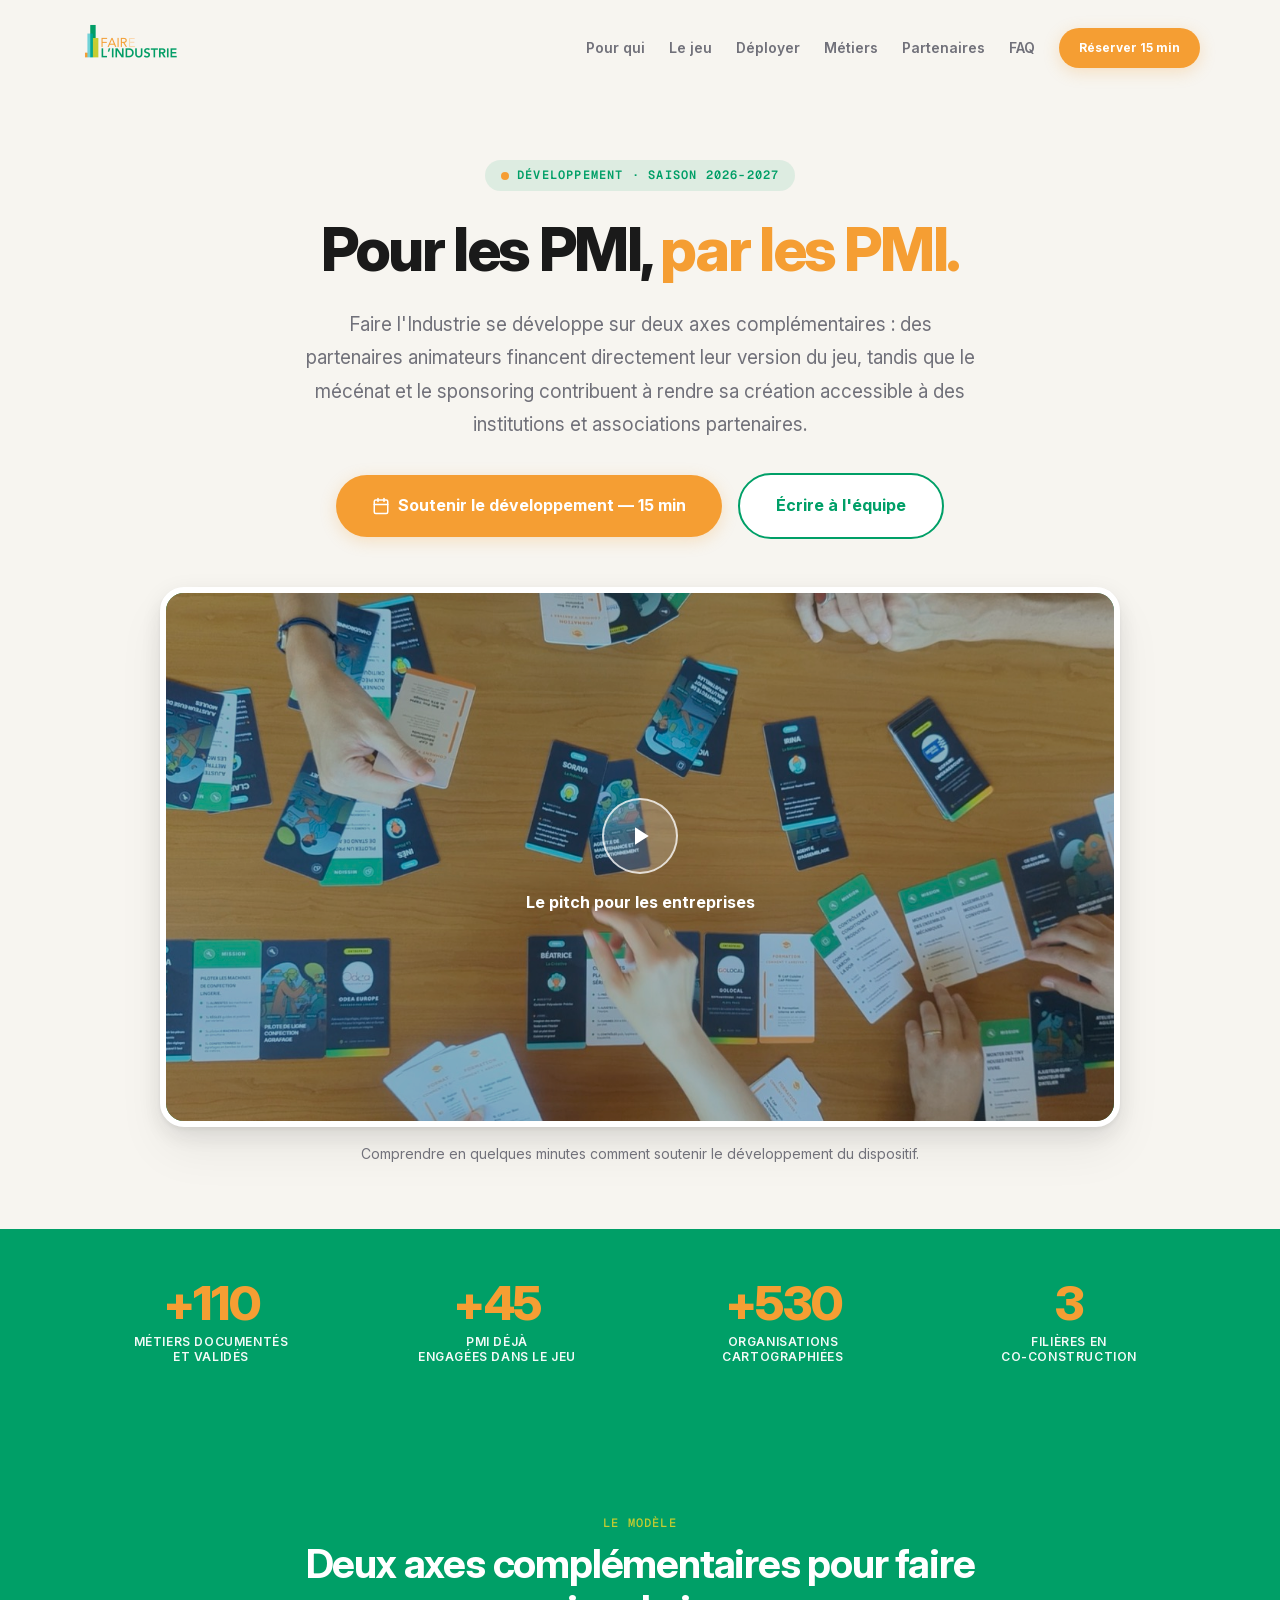
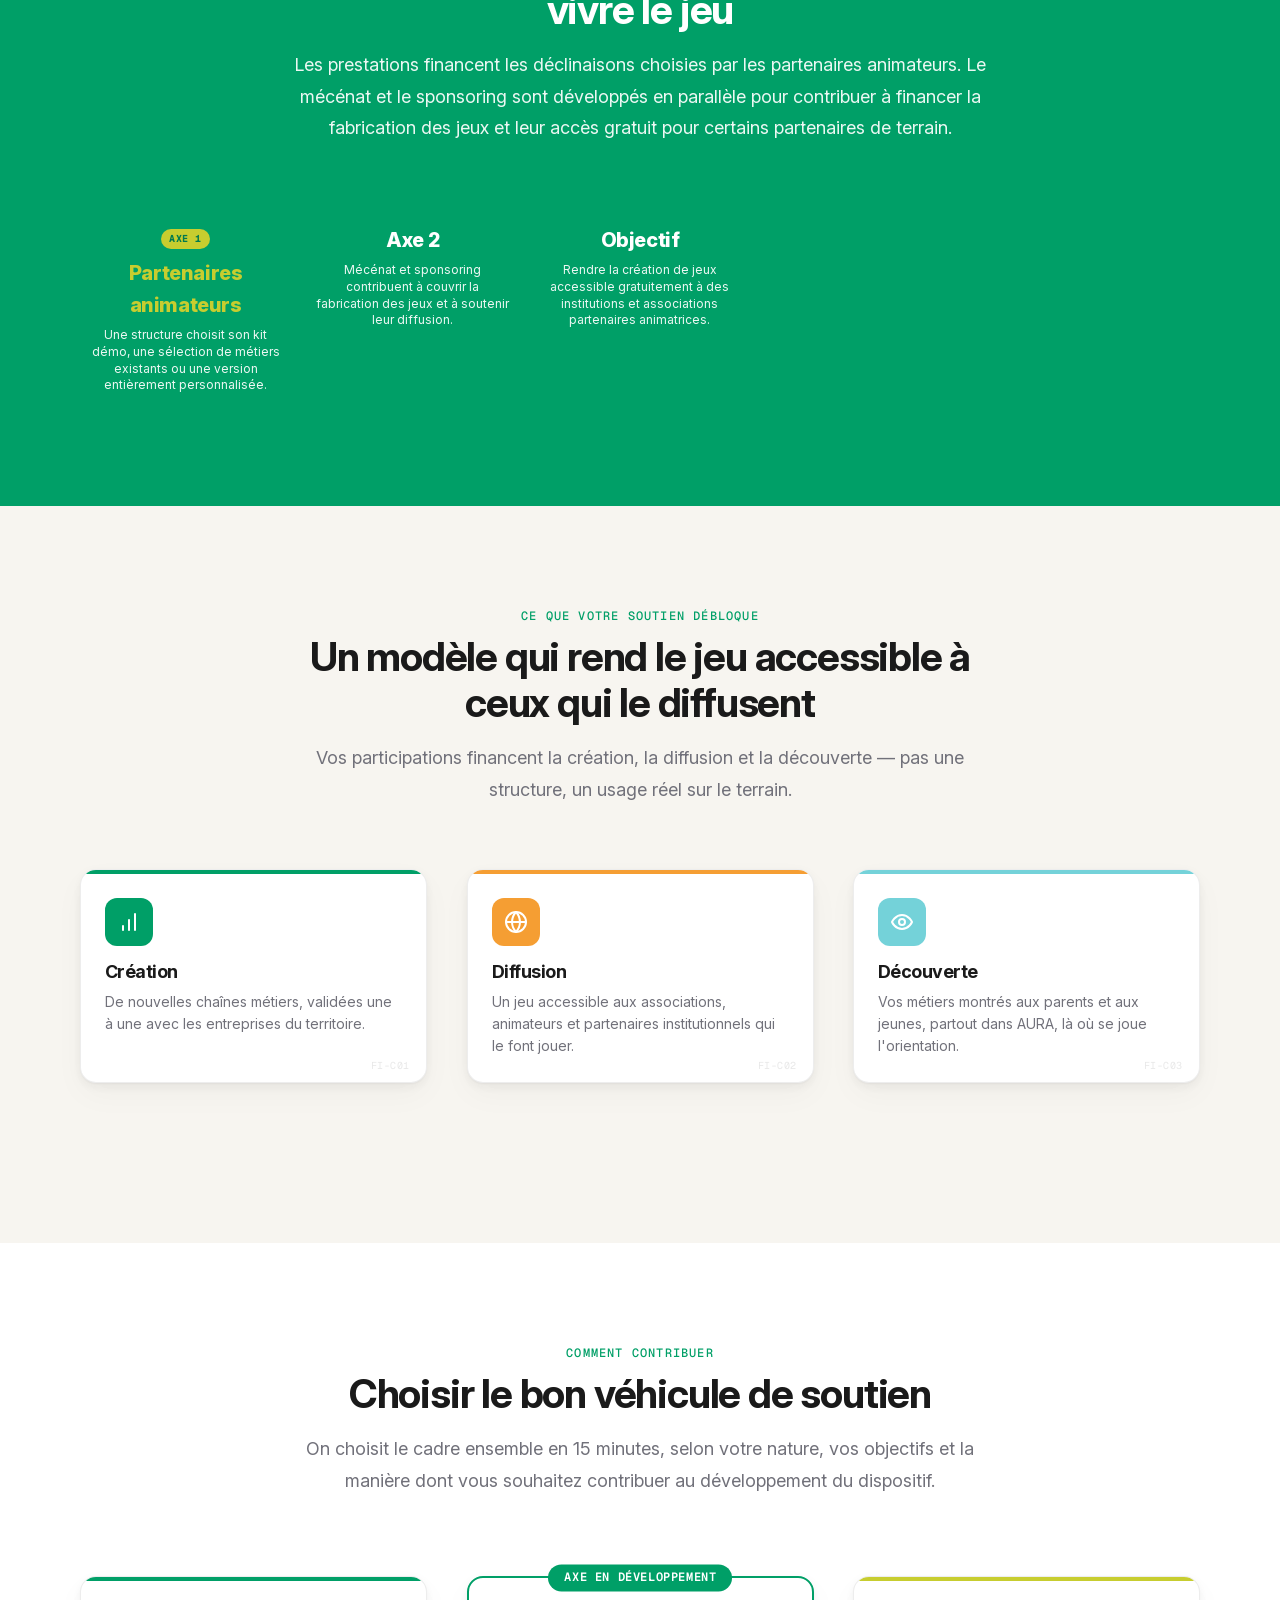
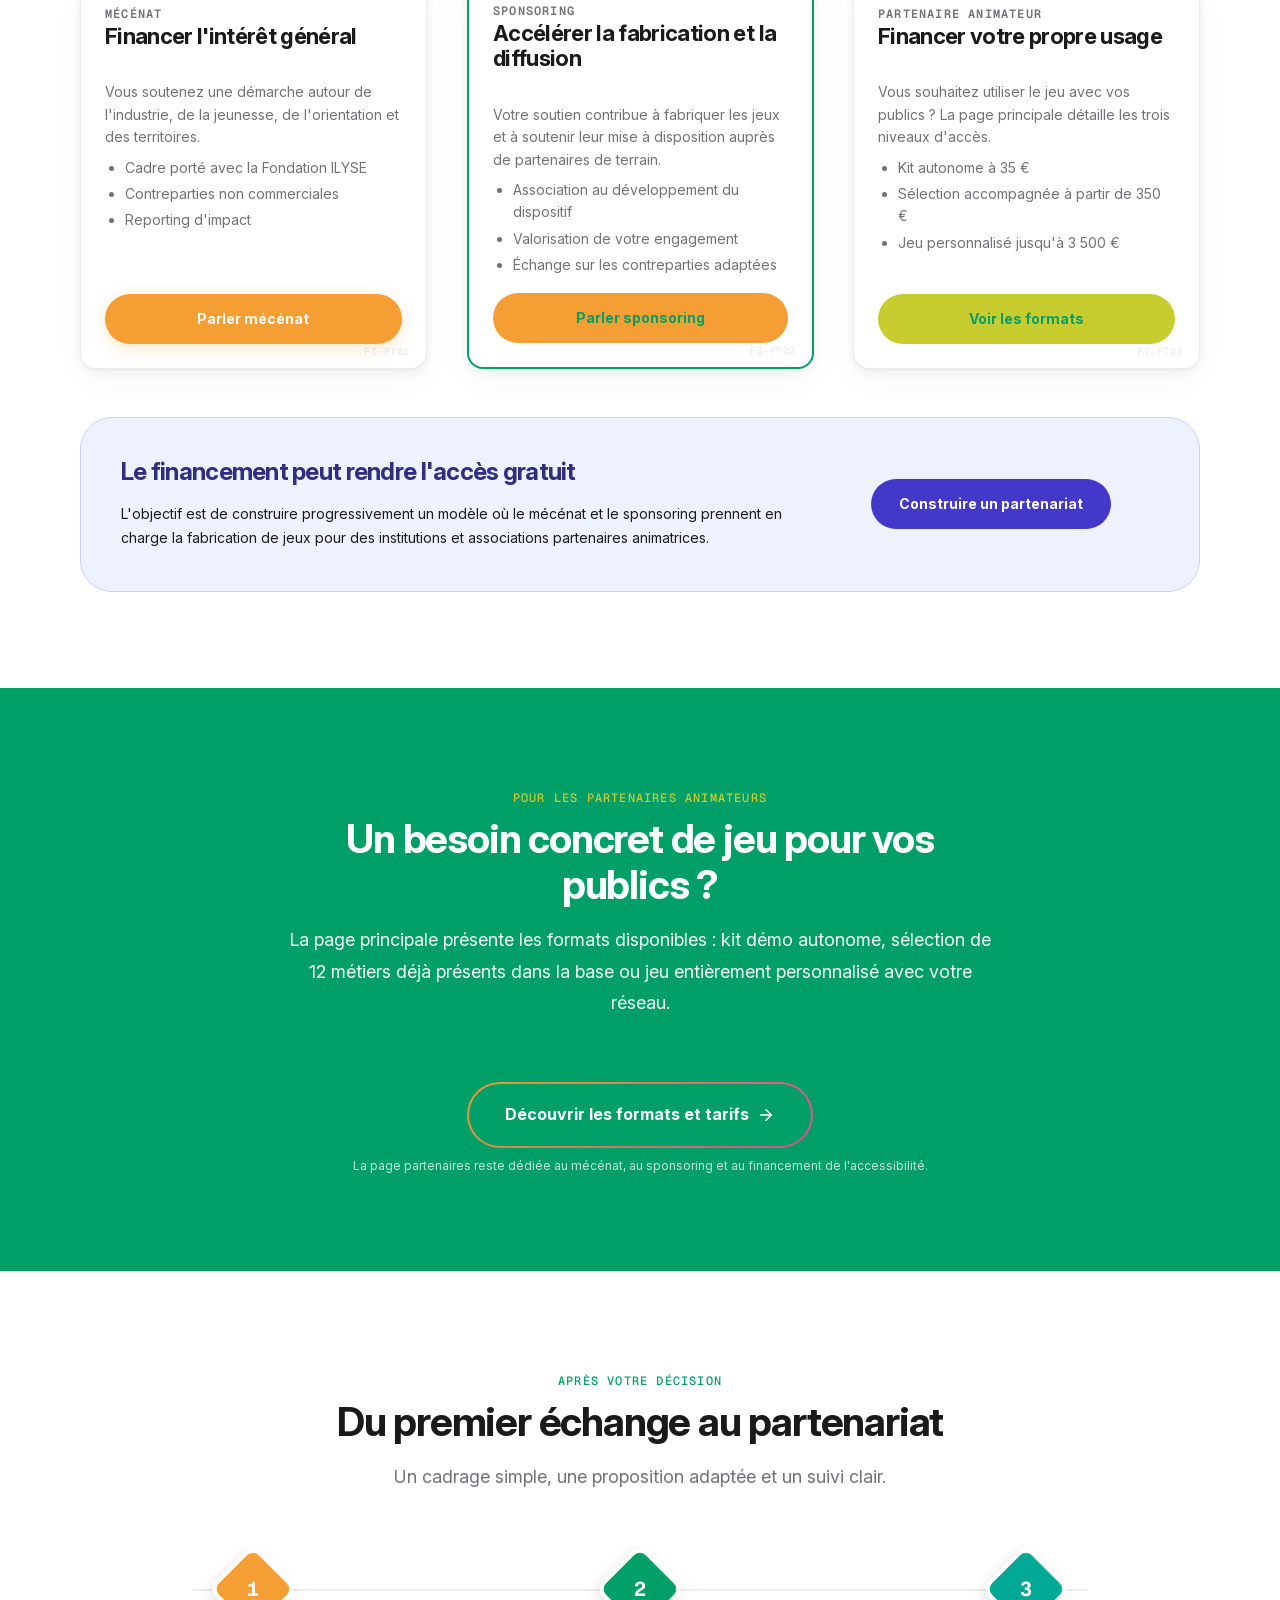
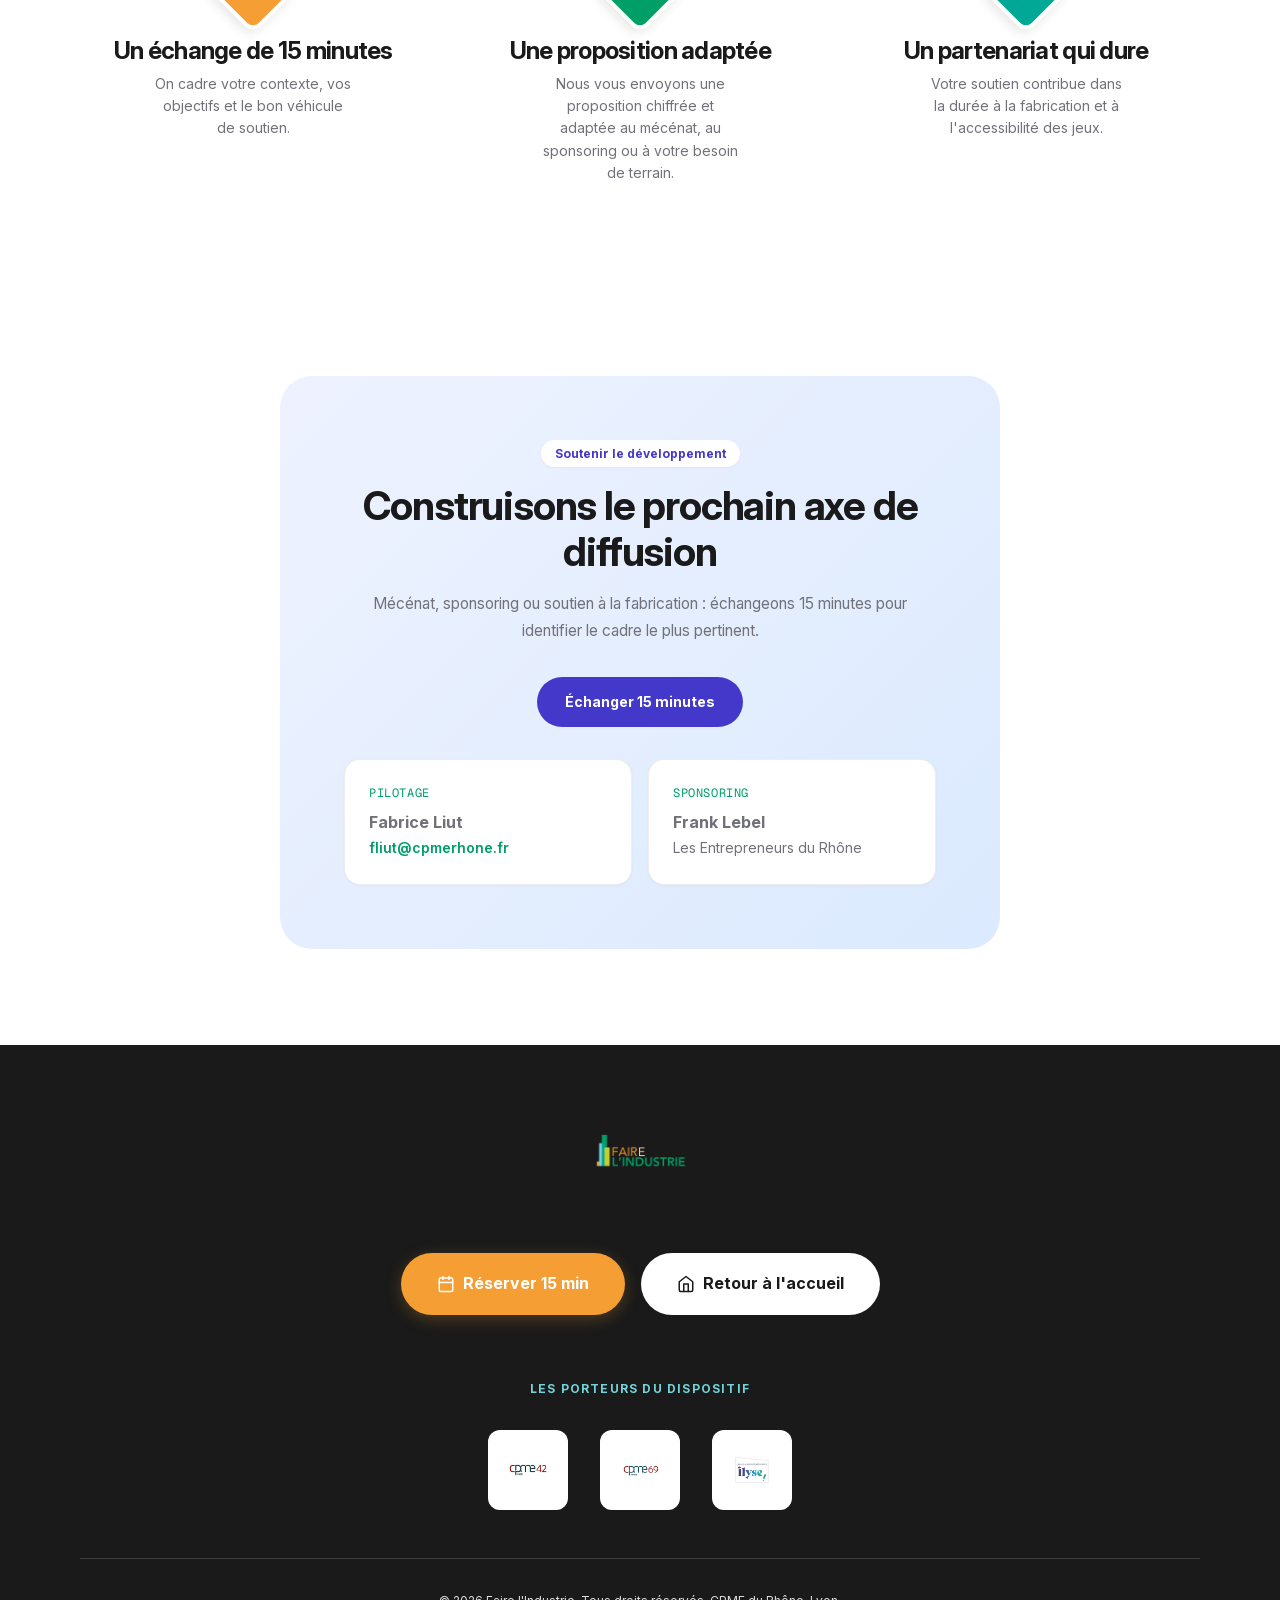
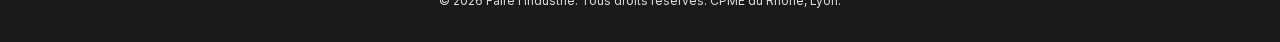
<file: faire-partenaires.html>
<!DOCTYPE html>
<html lang="fr">
<head>
  <meta charset="UTF-8">
  <meta name="viewport" content="width=device-width, initial-scale=1.0">

  <!-- SEO -->
  <title>Soutenir Faire l'Industrie — Mécénat et sponsoring</title>
  <meta name="description" content="Soutenez le développement de Faire l'Industrie par le mécénat ou le sponsoring et contribuez à rendre les jeux accessibles aux institutions et associations partenaires animatrices.">
  <meta name="robots" content="index, follow">
  <link rel="canonical" href="https://faire-industrie.cpmerhone.fr/partenaires.html">

  <!-- Open Graph -->
  <meta property="og:title" content="Soutenir Faire l'Industrie — Mécénat et sponsoring">
  <meta property="og:description" content="Deux axes complémentaires : financer directement une déclinaison du jeu ou contribuer à rendre sa création accessible à des partenaires animateurs.">
  <meta property="og:type" content="website">
  <meta property="og:locale" content="fr_FR">
  <meta property="og:image" content="assets/fi-logo.webp">
  <meta property="og:image:alt" content="Logo Faire l'Industrie">

  <!-- Twitter -->
  <meta name="twitter:card" content="summary_large_image">
  <meta name="twitter:title" content="Faire l'Industrie — Soutenir le dispositif">
  <meta name="twitter:description" content="Mécénat, sponsoring et soutien au développement de Faire l'Industrie.">
  <meta name="twitter:image" content="assets/fi-logo.webp">

  <!-- Favicon -->
  <link rel="icon" type="image/webp" href="assets/fi-logo.webp">

  <!-- Preload key font -->
  <link rel="preload" href="assets/fonts/Inter-variable.woff2" as="font" type="font/woff2" crossorigin>

  <!-- DNS prefetch for external links -->
  <link rel="dns-prefetch" href="https://cal.com">
  <link rel="dns-prefetch" href="https://liutnotes.notion.site">

  <!-- Critical styles inlined for above-fold rendering -->
  <style>
    *,*::before,*::after{box-sizing:border-box;margin:0;padding:0}
    html{scroll-behavior:smooth;-webkit-text-size-adjust:100%}
    body{font-family:'Inter',sans-serif;font-size:1rem;line-height:1.6;color:#1A1A1A;background-color:#F7F5F0;-webkit-font-smoothing:antialiased;overflow-x:hidden}
    img,svg{display:block;max-width:100%;height:auto}
    a{color:inherit;text-decoration:none}
    button{font:inherit;cursor:pointer;border:none;background:none}
    ul,ol{list-style:none}
    .container{width:100%;max-width:1200px;margin-inline:auto;padding-inline:24px}
    .section{padding-block:96px}
    .navbar{position:fixed;top:0;left:0;right:0;z-index:100;padding:16px 0;transition:background .25s,box-shadow .25s,padding .25s}
    .navbar.is-scrolled{background:rgba(247,245,240,.92);backdrop-filter:blur(12px);box-shadow:0 1px 0 rgba(26,26,26,.06);padding:8px 0}
    .navbar__inner{display:flex;align-items:center;justify-content:space-between}
    .navbar__logo img{height:80px;width:auto;object-fit:contain;margin-block:-12px}
    .navbar__links{display:none;align-items:center;gap:24px}
    .navbar__toggle{display:flex;align-items:center;justify-content:center;width:44px;height:44px;position:relative;z-index:201}
    @media(min-width:768px){.navbar__logo img{height:88px;margin-block:-14px}}
    @media(min-width:1024px){.navbar__links{display:flex}.navbar__toggle{display:none}.navbar__logo img{height:100px;margin-block:-18px}}
    .reveal{opacity:0;transform:translateY(24px);transition:opacity .4s cubic-bezier(.25,.46,.45,.94),transform .4s cubic-bezier(.25,.46,.45,.94)}
    .reveal.is-visible{opacity:1;transform:translateY(0)}
    h1,h2,h3{font-family:'Inter',sans-serif;font-weight:700;line-height:1.15;letter-spacing:-.03em;color:#1A1A1A}
    h1{font-size:clamp(2.5rem,5vw,3.75rem);font-weight:800;letter-spacing:-.04em}
  </style>

  <!-- Site stylesheets (same as homepage) -->
  <link rel="stylesheet" href="styles/fonts.min.css">
  <link rel="stylesheet" href="styles/tokens.min.css">
  <link rel="stylesheet" href="styles/base.min.css">
  <link rel="stylesheet" href="styles/components.min.css">
  <link rel="stylesheet" href="styles/sections.min.css" media="print" onload="this.media='all'">
  <noscript><link rel="stylesheet" href="styles/sections.min.css"></noscript>

  <!-- Page-scoped styles (partenaires) -->
  <style>
    /* Page hero */
    .partner-hero{padding-top:calc(var(--space-10) + var(--space-8));padding-bottom:var(--space-8);text-align:center;position:relative;overflow:hidden}
    .partner-hero__eyebrow{display:inline-flex;align-items:center;gap:8px;background:rgba(0,159,103,.1);color:var(--color-primary);font-family:var(--font-mono);font-size:var(--text-xs);font-weight:600;text-transform:uppercase;letter-spacing:var(--tracking-widest);padding:6px 16px;border-radius:var(--radius-pill);margin-bottom:var(--space-3)}
    .partner-hero__eyebrow .dot{width:8px;height:8px;border-radius:50%;background:var(--color-accent)}
    .partner-hero__title{max-width:900px;margin-inline:auto;margin-bottom:var(--space-3)}
    .partner-hero__subtitle{max-width:680px;margin-inline:auto;font-size:clamp(1rem,1.5vw,1.1875rem);color:var(--color-muted);line-height:var(--leading-relaxed);margin-bottom:var(--space-4)}
    .partner-hero__ctas{display:flex;flex-direction:column;gap:var(--space-2);align-items:center;justify-content:center;margin-bottom:var(--space-6)}
    @media(min-width:480px){.partner-hero__ctas{flex-direction:row}}
    @media(max-width:479px){.partner-hero__ctas .btn{width:100%;justify-content:center}}

    /* 16:9 pitch video */
    .pitch-video{position:relative;max-width:960px;margin-inline:auto;aspect-ratio:16/9;border-radius:var(--radius-lg);overflow:hidden;box-shadow:var(--shadow-elevate);border:6px solid #fff;background:var(--color-primary)}
    .pitch-video iframe,.pitch-video video{position:absolute;inset:0;width:100%;height:100%;border:0;display:block}
    .pitch-video__preview{position:absolute;inset:0;width:100%;height:100%;padding:0;border:0;overflow:hidden;background:var(--color-primary);cursor:pointer}
    .pitch-video__preview img{width:100%;height:100%;object-fit:cover;display:block}
    .pitch-video__overlay{position:absolute;inset:0;display:flex;flex-direction:column;align-items:center;justify-content:center;gap:var(--space-2);color:#fff;background:rgba(0,40,32,.28);text-align:center;padding:var(--space-4);transition:background var(--duration-base)}
    .pitch-video__preview:hover .pitch-video__overlay,.pitch-video__preview:focus-visible .pitch-video__overlay{background:rgba(0,40,32,.12)}
    .pitch-video__play{width:76px;height:76px;border-radius:50%;background:rgba(255,255,255,.18);border:2px solid rgba(255,255,255,.75);display:flex;align-items:center;justify-content:center;transition:transform var(--duration-base) var(--ease-spring),background var(--duration-base)}
    .pitch-video__preview:hover .pitch-video__play,.pitch-video__preview:focus-visible .pitch-video__play{transform:scale(1.06);background:rgba(255,255,255,.28)}
    .pitch-video__label{font-weight:700;font-size:var(--text-p)}
    .pitch-video__hint{font-size:var(--text-xs);color:rgba(255,255,255,.85);max-width:360px}
    .pitch-video__caption{text-align:center;font-size:var(--text-small);color:var(--color-muted);margin-top:var(--space-2)}

    /* Confirmed first-circle companies */
    .founders-strip{grid-column:1/-1;border-top:1px solid rgba(49,46,129,.16);padding-top:var(--space-3);display:grid;grid-template-columns:repeat(2,minmax(0,1fr));gap:var(--space-2);align-items:center}
    .founders-strip__title{grid-column:1/-1;font-size:var(--text-small);font-weight:700;color:#312E81;text-align:center}
    .founders-strip__link{min-height:88px;display:flex;align-items:center;justify-content:center;padding:var(--space-2);color:inherit;text-decoration:none}
    .founders-strip__link img{width:auto;height:76px;max-width:min(100%,180px);object-fit:contain}
    .founders-strip__combes{display:grid;gap:2px;text-align:center;font-family:var(--font-display);font-size:1.5rem;font-weight:800;line-height:1;color:#263238}
    .founders-strip__combes small{font-family:var(--font-body);font-size:.7rem;font-weight:700;line-height:1.2}
    .founders-strip__link:hover{opacity:.78}

    /* Roadmap / pourquoi maintenant */
    .roadmap{background:var(--color-primary);color:#fff}
    .roadmap__grid{display:grid;grid-template-columns:repeat(2,1fr);gap:var(--space-3);margin-top:var(--space-2)}
    @media(min-width:768px){.roadmap__grid{grid-template-columns:repeat(5,1fr);gap:var(--space-2)}}
    .roadmap__item{position:relative;text-align:center;padding:var(--space-2) var(--space-1)}
    .roadmap__date{font-family:var(--font-display);font-weight:800;font-size:1.25rem;letter-spacing:-.02em;color:#fff;margin-bottom:6px}
    .roadmap__item--accent .roadmap__date{color:var(--color-warning)}
    .roadmap__text{font-size:var(--text-xs);color:rgba(255,255,255,.92);line-height:1.4}
    .roadmap__badge{display:inline-block;font-family:var(--font-mono);font-size:10px;font-weight:700;text-transform:uppercase;letter-spacing:var(--tracking-wider);background:var(--color-warning);color:var(--color-primary-dark);padding:2px 8px;border-radius:var(--radius-pill);margin-bottom:8px}

    /* Tickets (portes d'entrée) */
    .ticket__price{font-family:var(--font-display);font-weight:800;font-size:1.75rem;letter-spacing:-.02em;color:var(--color-primary);line-height:1}
    .ticket__price-unit{font-size:var(--text-small);font-weight:600;color:var(--color-muted);margin-left:4px}
    .ticket__tagline{display:inline-block;font-size:var(--text-xs);font-weight:700;text-transform:uppercase;letter-spacing:var(--tracking-wide);color:var(--color-accent);margin-top:6px}

    /* Benefits grid */
    .benefit__num{font-family:var(--font-mono);font-size:var(--text-xs);font-weight:700;color:var(--color-primary);letter-spacing:var(--tracking-wider);margin-bottom:var(--space-1)}

    /* Contacts */
    .contacts{display:grid;grid-template-columns:1fr;gap:var(--space-2);max-width:640px;margin:var(--space-4) auto 0}
    @media(min-width:640px){.contacts{grid-template-columns:repeat(2,1fr)}}
    .contact-card{background:var(--color-surface);border:var(--border-1);border-radius:var(--radius-card);padding:var(--space-3);box-shadow:var(--shadow-subtle);text-align:left}
    .contact-card__role{font-family:var(--font-mono);font-size:var(--text-xs);text-transform:uppercase;letter-spacing:var(--tracking-wider);color:var(--color-primary);margin-bottom:6px}
    .contact-card__name{font-weight:700;font-size:var(--text-p);margin-bottom:2px}
    .contact-card__detail{font-size:var(--text-small);color:var(--color-muted)}
  </style>
</head>
<body>
  <!-- Skip link -->
  <a href="#main-content" class="skip-link">Aller au contenu principal</a>

  <!-- ========== NAVBAR ========== -->
  <nav class="navbar" role="navigation" aria-label="Navigation principale">
    <div class="container navbar__inner">
      <a href="index.html" class="navbar__logo" aria-label="Faire l'Industrie — Accueil">
        <img src="assets/fi-logo.webp" alt="Logo Faire l'Industrie" width="400" height="400" fetchpriority="high">
      </a>

      <div class="navbar__links">
        <a href="index.html#pour-qui" class="navbar__link">Pour qui</a>
        <a href="index.html#solution" class="navbar__link">Le jeu</a>
        <a href="index.html#deploiement" class="navbar__link">Déployer</a>
        <a href="index.html#metiers" class="navbar__link">Métiers</a>
        <a href="partenaires.html" class="navbar__link" aria-current="page">Partenaires</a>
        <a href="index.html#faq" class="navbar__link">FAQ</a>
        <a href="https://cal.com/fabrice-liut/15-min-meeting" target="_blank" rel="noopener noreferrer" class="btn btn--sm btn--primary">Réserver 15 min</a>
      </div>

      <button class="navbar__toggle" aria-expanded="false" aria-controls="mobile-menu" aria-label="Ouvrir le menu">
        <span class="navbar__toggle-bar"></span>
      </button>
    </div>

    <div class="navbar__mobile" id="mobile-menu" role="dialog" aria-label="Menu mobile">
      <a href="index.html#pour-qui" class="navbar__link">Pour qui</a>
      <a href="index.html#solution" class="navbar__link">Le jeu</a>
      <a href="index.html#deploiement" class="navbar__link">Déployer</a>
      <a href="index.html#metiers" class="navbar__link">Métiers</a>
      <a href="partenaires.html" class="navbar__link" aria-current="page">Partenaires</a>
      <a href="index.html#faq" class="navbar__link">FAQ</a>
      <a href="https://cal.com/fabrice-liut/15-min-meeting" target="_blank" rel="noopener noreferrer" class="btn btn--primary">Réserver 15 min</a>
    </div>
  </nav>

  <!-- ========== MAIN ========== -->
  <main id="main-content">

    <!-- ===== HERO + VIDÉO PITCH ===== -->
    <section class="partner-hero" aria-labelledby="partner-title">
      <div class="container">
        <span class="partner-hero__eyebrow reveal"><span class="dot"></span> Développement · Saison 2026-2027</span>
        <h1 id="partner-title" class="partner-hero__title reveal reveal--delay-1">
          Pour les PMI, <span style="color:var(--color-accent)">par les PMI.</span>
        </h1>
        <p class="partner-hero__subtitle reveal reveal--delay-1">
          Faire l'Industrie se développe sur deux axes complémentaires : des partenaires animateurs financent directement leur version du jeu, tandis que le mécénat et le sponsoring contribuent à rendre sa création accessible à des institutions et associations partenaires.
        </p>
        <div class="partner-hero__ctas reveal reveal--delay-2">
          <a href="https://cal.com/fabrice-liut/15-min-meeting" target="_blank" rel="noopener noreferrer" class="btn btn--primary btn--lg">
            <svg class="btn__icon" viewBox="0 0 24 24" fill="none" stroke="currentColor" stroke-width="2" stroke-linecap="round" stroke-linejoin="round"><rect x="3" y="4" width="18" height="18" rx="2" ry="2"/><line x1="16" y1="2" x2="16" y2="6"/><line x1="8" y1="2" x2="8" y2="6"/><line x1="3" y1="10" x2="21" y2="10"/></svg>
            Soutenir le développement — 15 min
          </a>
          <a href="https://liutnotes.notion.site/7604c2d017634177879ed982bfdc693f" target="_blank" rel="noopener noreferrer" class="btn btn--secondary btn--lg">Écrire à l'équipe</a>
        </div>

        <!-- 16:9 PITCH VIDEO -->
        <div class="pitch-video reveal reveal--delay-2">
          <button class="pitch-video__preview" type="button" aria-label="Lire le pitch pour les entreprises">
            <img src="assets/video-partenaires.jpg" alt="Aperçu du pitch pour les entreprises" width="1280" height="689" loading="eager" fetchpriority="high" decoding="async">
            <span class="pitch-video__overlay" aria-hidden="true">
              <span class="pitch-video__play">
                <svg width="30" height="30" viewBox="0 0 24 24" fill="currentColor"><path d="M8 5v14l11-7z"/></svg>
              </span>
              <span class="pitch-video__label">Le pitch pour les entreprises</span>
            </span>
          </button>
        </div>
        <p class="pitch-video__caption reveal">Comprendre en quelques minutes comment soutenir le développement du dispositif.</p>
      </div>
    </section>

    <!-- ===== PREUVES À DATE ===== -->
    <section class="key-numbers section--compact" aria-label="Preuves à date">
      <div class="container">
        <div class="key-numbers__grid">
          <div class="key-numbers__item reveal">
            <span class="key-numbers__value">+110</span>
            <span class="key-numbers__label">Métiers documentés<br>et validés</span>
          </div>
          <div class="key-numbers__item reveal reveal--delay-1">
            <span class="key-numbers__value">+45</span>
            <span class="key-numbers__label">PMI déjà<br>engagées dans le jeu</span>
          </div>
          <div class="key-numbers__item reveal reveal--delay-2">
            <span class="key-numbers__value">+530</span>
            <span class="key-numbers__label">Organisations<br>cartographiées</span>
          </div>
          <div class="key-numbers__item reveal reveal--delay-3">
            <span class="key-numbers__value">3</span>
            <span class="key-numbers__label">Filières en<br>co-construction</span>
          </div>
        </div>
      </div>
    </section>

    <!-- ===== LE MODÈLE DE DÉVELOPPEMENT ===== -->
    <section class="roadmap section" aria-labelledby="roadmap-title">
      <div class="container">
        <div class="section-header reveal">
          <span class="section-header__overline" style="color:var(--color-warning)">Le modèle</span>
          <h2 id="roadmap-title" class="section-header__title text-white">Deux axes complémentaires pour faire vivre le jeu</h2>
          <p class="section-header__subtitle" style="color:rgba(255,255,255,.92)">
            Les prestations financent les déclinaisons choisies par les partenaires animateurs. Le mécénat et le sponsoring sont développés en parallèle pour contribuer à financer la fabrication des jeux et leur accès gratuit pour certains partenaires de terrain.
          </p>
        </div>

        <div class="roadmap__grid reveal">
          <div class="roadmap__item roadmap__item--accent">
            <span class="roadmap__badge">Axe 1</span>
            <div class="roadmap__date">Partenaires animateurs</div>
            <p class="roadmap__text">Une structure choisit son kit démo, une sélection de métiers existants ou une version entièrement personnalisée.</p>
          </div>
          <div class="roadmap__item">
            <div class="roadmap__date">Axe 2</div>
            <p class="roadmap__text">Mécénat et sponsoring contribuent à couvrir la fabrication des jeux et à soutenir leur diffusion.</p>
          </div>
          <div class="roadmap__item">
            <div class="roadmap__date">Objectif</div>
            <p class="roadmap__text">Rendre la création de jeux accessible gratuitement à des institutions et associations partenaires animatrices.</p>
          </div>
        </div>
      </div>
    </section>

    <!-- ===== CE QUE VOTRE SOUTIEN DÉBLOQUE ===== -->
    <section class="pour-qui section" aria-labelledby="unlock-title">
      <div class="container">
        <div class="section-header reveal">
          <span class="section-header__overline">Ce que votre soutien débloque</span>
          <h2 id="unlock-title" class="section-header__title">Un modèle qui rend le jeu accessible à ceux qui le diffusent</h2>
          <p class="section-header__subtitle">Vos participations financent la création, la diffusion et la découverte — pas une structure, un usage réel sur le terrain.</p>
        </div>

        <div class="grid grid--3 mb-8">
          <div class="card reveal" style="--card-color: var(--color-primary)">
            <div class="card__body">
              <div class="card__icon" style="background: var(--color-primary)">
                <svg width="24" height="24" viewBox="0 0 24 24" fill="none" stroke="currentColor" stroke-width="2" stroke-linecap="round" stroke-linejoin="round"><line x1="12" y1="20" x2="12" y2="10"/><line x1="18" y1="20" x2="18" y2="4"/><line x1="6" y1="20" x2="6" y2="16"/></svg>
              </div>
              <h3 class="card__title">Création</h3>
              <p class="card__text">De nouvelles chaînes métiers, validées une à une avec les entreprises du territoire.</p>
            </div>
            <span class="card__serial">FI-C01</span>
          </div>

          <div class="card reveal reveal--delay-1" style="--card-color: var(--color-accent)">
            <div class="card__body">
              <div class="card__icon" style="background: var(--color-accent)">
                <svg width="24" height="24" viewBox="0 0 24 24" fill="none" stroke="currentColor" stroke-width="2" stroke-linecap="round" stroke-linejoin="round"><circle cx="12" cy="12" r="10"/><line x1="2" y1="12" x2="22" y2="12"/><path d="M12 2a15.3 15.3 0 0 1 4 10 15.3 15.3 0 0 1-4 10 15.3 15.3 0 0 1-4-10 15.3 15.3 0 0 1 4-10z"/></svg>
              </div>
              <h3 class="card__title">Diffusion</h3>
              <p class="card__text">Un jeu accessible aux associations, animateurs et partenaires institutionnels qui le font jouer.</p>
            </div>
            <span class="card__serial">FI-C02</span>
          </div>

          <div class="card reveal reveal--delay-2" style="--card-color: var(--color-sky)">
            <div class="card__body">
              <div class="card__icon" style="background: var(--color-sky)">
                <svg width="24" height="24" viewBox="0 0 24 24" fill="none" stroke="currentColor" stroke-width="2" stroke-linecap="round" stroke-linejoin="round"><path d="M2 12s3-7 10-7 10 7 10 7-3 7-10 7-10-7-10-7z"/><circle cx="12" cy="12" r="3"/></svg>
              </div>
              <h3 class="card__title">Découverte</h3>
              <p class="card__text">Vos métiers montrés aux parents et aux jeunes, partout dans AURA, là où se joue l'orientation.</p>
            </div>
            <span class="card__serial">FI-C03</span>
          </div>
        </div>
      </div>
    </section>

    <!-- ===== TROIS PORTES D'ENTRÉE ===== -->
    <section id="participer" class="packs section" aria-labelledby="tickets-title">
      <div class="container">
        <div class="section-header reveal">
          <span class="section-header__overline">Comment contribuer</span>
          <h2 id="tickets-title" class="section-header__title">Choisir le bon véhicule de soutien</h2>
          <p class="section-header__subtitle">On choisit le cadre ensemble en 15 minutes, selon votre nature, vos objectifs et la manière dont vous souhaitez contribuer au développement du dispositif.</p>
        </div>

        <div class="grid grid--3">
          <div class="card card--pack reveal" style="--card-color: var(--color-primary)">
            <div class="card__body">
              <p class="card--pack-overline uppercase text-muted">Mécénat</p>
              <h3 class="card__pack-title" style="font-size:1.375rem;font-weight:700;margin-bottom:var(--space-2)">Financer l'intérêt général</h3>
              <div class="card__pack-desc" style="margin-top:var(--space-2)">
                <p>Vous soutenez une démarche autour de l'industrie, de la jeunesse, de l'orientation et des territoires.</p>
                <ul class="card__pack-list">
                  <li>Cadre porté avec la Fondation ILYSE</li>
                  <li>Contreparties non commerciales</li>
                  <li>Reporting d'impact</li>
                </ul>
              </div>
            </div>
            <div class="card__footer">
              <a href="https://cal.com/fabrice-liut/15-min-meeting" target="_blank" rel="noopener noreferrer" class="btn btn--primary" style="width:100%;justify-content:center">Parler mécénat</a>
            </div>
            <span class="card__serial">FI-PT01</span>
          </div>

          <div class="card card--pack card--featured reveal reveal--delay-1" style="--card-color: var(--color-accent)">
            <span class="card__badge-top">Axe en développement</span>
            <div class="card__body">
              <p class="card--pack-overline uppercase text-muted">Sponsoring</p>
              <h3 class="card__pack-title" style="font-size:1.375rem;font-weight:700;margin-bottom:var(--space-2)">Accélérer la fabrication et la diffusion</h3>
              <div class="card__pack-desc" style="margin-top:var(--space-2)">
                <p>Votre soutien contribue à fabriquer les jeux et à soutenir leur mise à disposition auprès de partenaires de terrain.</p>
                <ul class="card__pack-list">
                  <li>Association au développement du dispositif</li>
                  <li>Valorisation de votre engagement</li>
                  <li>Échange sur les contreparties adaptées</li>
                </ul>
              </div>
            </div>
            <div class="card__footer">
              <a href="https://cal.com/fabrice-liut/15-min-meeting" target="_blank" rel="noopener noreferrer" class="btn" style="width:100%;justify-content:center;background:var(--color-accent);color:var(--color-dark)">Parler sponsoring</a>
            </div>
            <span class="card__serial">FI-PT02</span>
          </div>

          <div class="card card--pack reveal reveal--delay-2" style="--card-color: var(--color-lime)">
            <div class="card__body">
              <p class="card--pack-overline uppercase text-muted">Partenaire animateur</p>
              <h3 class="card__pack-title" style="font-size:1.375rem;font-weight:700;margin-bottom:var(--space-2)">Financer votre propre usage</h3>
              <div class="card__pack-desc" style="margin-top:var(--space-2)">
                <p>Vous souhaitez utiliser le jeu avec vos publics ? La page principale détaille les trois niveaux d'accès.</p>
                <ul class="card__pack-list">
                  <li>Kit autonome à 35 €</li>
                  <li>Sélection accompagnée à partir de 350 €</li>
                  <li>Jeu personnalisé jusqu'à 3 500 €</li>
                </ul>
              </div>
            </div>
            <div class="card__footer">
              <a href="index.html#packs" class="btn" style="width:100%;justify-content:center;background:var(--color-lime);color:var(--color-dark)">Voir les formats</a>
            </div>
            <span class="card__serial">FI-PT03</span>
          </div>
        </div>

        <div class="packs__focus reveal">
          <div>
            <h3 class="packs__focus-title">Le financement peut rendre l'accès gratuit</h3>
            <p class="packs__focus-text">L'objectif est de construire progressivement un modèle où le mécénat et le sponsoring prennent en charge la fabrication de jeux pour des institutions et associations partenaires animatrices.</p>
          </div>
          <div class="packs__focus-cta">
            <a href="https://cal.com/fabrice-liut/15-min-meeting" target="_blank" rel="noopener noreferrer" class="btn" style="background:#4338CA;color:white">Construire un partenariat</a>
          </div>
        </div>
      </div>
    </section>

    <!-- ===== LIEN AVEC LES PARTENAIRES ANIMATEURS ===== -->
    <section class="customization section" aria-labelledby="coconcept-title">
      <div class="container text-center">
        <div class="section-header reveal">
          <span class="section-header__overline" style="color:var(--color-lime)">Pour les partenaires animateurs</span>
          <h2 id="coconcept-title" class="section-header__title text-white">Un besoin concret de jeu pour vos publics ?</h2>
          <p class="section-header__subtitle" style="color:rgba(255,255,255,.95)">
            La page principale présente les formats disponibles : kit démo autonome, sélection de 12 métiers déjà présents dans la base ou jeu entièrement personnalisé avec votre réseau.
          </p>
        </div>
        <div class="customization__cta-wrap reveal">
          <span class="customization__cta-ring">
            <a href="index.html#packs" class="btn btn--dark btn--lg">
              Découvrir les formats et tarifs
              <svg class="btn__icon" viewBox="0 0 24 24" fill="none" stroke="currentColor" stroke-width="2" stroke-linecap="round" stroke-linejoin="round"><line x1="5" y1="12" x2="19" y2="12"/><polyline points="12 5 19 12 12 19"/></svg>
            </a>
          </span>
          <p class="customization__cta-hint">La page partenaires reste dédiée au mécénat, au sponsoring et au financement de l'accessibilité.</p>
        </div>
      </div>
    </section>

    <!-- ===== APRÈS VOTRE PROMESSE ===== -->
    <section class="progression section" aria-labelledby="after-title">
      <div class="container">
        <div class="section-header reveal">
          <span class="section-header__overline">Après votre décision</span>
          <h2 id="after-title" class="section-header__title">Du premier échange au partenariat</h2>
          <p class="section-header__subtitle">Un cadrage simple, une proposition adaptée et un suivi clair.</p>
        </div>

        <div class="grid grid--3 stepper">
          <div class="stepper__track"></div>
          <div class="stepper__item reveal">
            <div class="stepper__number" style="background: var(--color-accent)"><span>1</span></div>
            <h3 class="stepper__title">Un échange de 15 minutes</h3>
            <p class="stepper__text">On cadre votre contexte, vos objectifs et le bon véhicule de soutien.</p>
          </div>
          <div class="stepper__item reveal reveal--delay-1">
            <div class="stepper__number" style="background: var(--color-primary)"><span>2</span></div>
            <h3 class="stepper__title">Une proposition adaptée</h3>
            <p class="stepper__text">Nous vous envoyons une proposition chiffrée et adaptée au mécénat, au sponsoring ou à votre besoin de terrain.</p>
          </div>
          <div class="stepper__item reveal reveal--delay-2">
            <div class="stepper__number" style="background: var(--color-teal)"><span>3</span></div>
            <h3 class="stepper__title">Un partenariat qui dure</h3>
            <p class="stepper__text">Votre soutien contribue dans la durée à la fabrication et à l'accessibilité des jeux.</p>
          </div>
        </div>
      </div>
    </section>

    <!-- ===== CTA FINAL + CONTACTS ===== -->
    <section class="mini-kit section" aria-labelledby="cta-title">
      <div class="container container--narrow">
        <div class="cta-band reveal">
          <span class="cta-band__badge">Soutenir le développement</span>
          <h2 id="cta-title" class="cta-band__title">Construisons le prochain axe de diffusion</h2>
          <p class="cta-band__text">Mécénat, sponsoring ou soutien à la fabrication : échangeons 15 minutes pour identifier le cadre le plus pertinent.</p>
          <div class="cta-band__form" style="justify-content:center">
            <a href="https://cal.com/fabrice-liut/15-min-meeting" target="_blank" rel="noopener noreferrer" class="btn" style="background:#4338CA;color:white">Échanger 15 minutes</a>
          </div>

          <div class="contacts">
            <div class="contact-card">
              <p class="contact-card__role">Pilotage</p>
              <p class="contact-card__name">Fabrice Liut</p>
              <p class="contact-card__detail"><a href="mailto:fliut@cpmerhone.fr" class="link">fliut@cpmerhone.fr</a></p>
            </div>
            <div class="contact-card">
              <p class="contact-card__role">Sponsoring</p>
              <p class="contact-card__name">Frank Lebel</p>
              <p class="contact-card__detail">Les Entrepreneurs du Rhône</p>
            </div>
          </div>
        </div>
      </div>
    </section>

  </main>

  <!-- ========== FOOTER ========== -->
  <footer class="footer" role="contentinfo">
    <div class="container text-center">
      <div class="footer__brand">
        <img src="assets/fi-logo.webp" alt="Logo Faire l'Industrie" width="400" height="400" loading="lazy">
      </div>

      <div class="footer__ctas">
        <a href="https://cal.com/fabrice-liut/15-min-meeting" target="_blank" rel="noopener noreferrer" class="btn btn--primary btn--lg">
          <svg class="btn__icon" viewBox="0 0 24 24" fill="none" stroke="currentColor" stroke-width="2" stroke-linecap="round" stroke-linejoin="round"><rect x="3" y="4" width="18" height="18" rx="2" ry="2"/><line x1="16" y1="2" x2="16" y2="6"/><line x1="8" y1="2" x2="8" y2="6"/><line x1="3" y1="10" x2="21" y2="10"/></svg>
          Réserver 15 min
        </a>
        <a href="index.html" class="btn btn--lg" style="background:white;color:var(--color-text)">
          <svg class="btn__icon" viewBox="0 0 24 24" fill="none" stroke="currentColor" stroke-width="2" stroke-linecap="round" stroke-linejoin="round"><path d="M3 9l9-7 9 7v11a2 2 0 0 1-2 2H5a2 2 0 0 1-2-2z"/><polyline points="9 22 9 12 15 12 15 22"/></svg>
          Retour à l'accueil
        </a>
      </div>

      <p class="footer__partners-label">Les porteurs du dispositif</p>
      <div class="footer__partners">
        <picture>
          <source srcset="assets/logo 42.webp" type="image/webp">
          <img src="assets/logo 42.jpg" alt="Logo CPME 42" class="footer__partner-logo" width="150" height="150" loading="lazy" decoding="async">
        </picture>
        <picture>
          <source srcset="assets/logo 69.webp" type="image/webp">
          <img src="assets/logo 69.jpg" alt="Logo CPME 69" class="footer__partner-logo" width="150" height="150" loading="lazy" decoding="async">
        </picture>
        <picture>
          <source srcset="assets/logo Ilyse.webp" type="image/webp">
          <img src="assets/logo Ilyse.jpg" alt="Logo Fondation Ilyse" class="footer__partner-logo" width="150" height="150" loading="lazy" decoding="async">
        </picture>
      </div>

      <div class="footer__bottom">
        <span>&copy; <span id="year"></span> Faire l'Industrie. Tous droits réservés. CPME du Rhône, Lyon.</span>
      </div>
    </div>
  </footer>

  <!-- Scripts (mêmes que l'accueil : navbar, menu mobile, reveal, tilt) -->
  <script>
    document.querySelector('.pitch-video__preview')?.addEventListener('click', function () {
      this.outerHTML = '<iframe src="https://www.youtube-nocookie.com/embed/srPiuFU-OyI?autoplay=1" title="Le pitch pour les entreprises - Faire l\'Industrie" allow="accelerometer; autoplay; clipboard-write; encrypted-media; gyroscope; picture-in-picture; web-share" allowfullscreen></iframe>';
    });
  </script>
  <script src="scripts/main.min.js" defer></script>
</body>
</html>
</file>
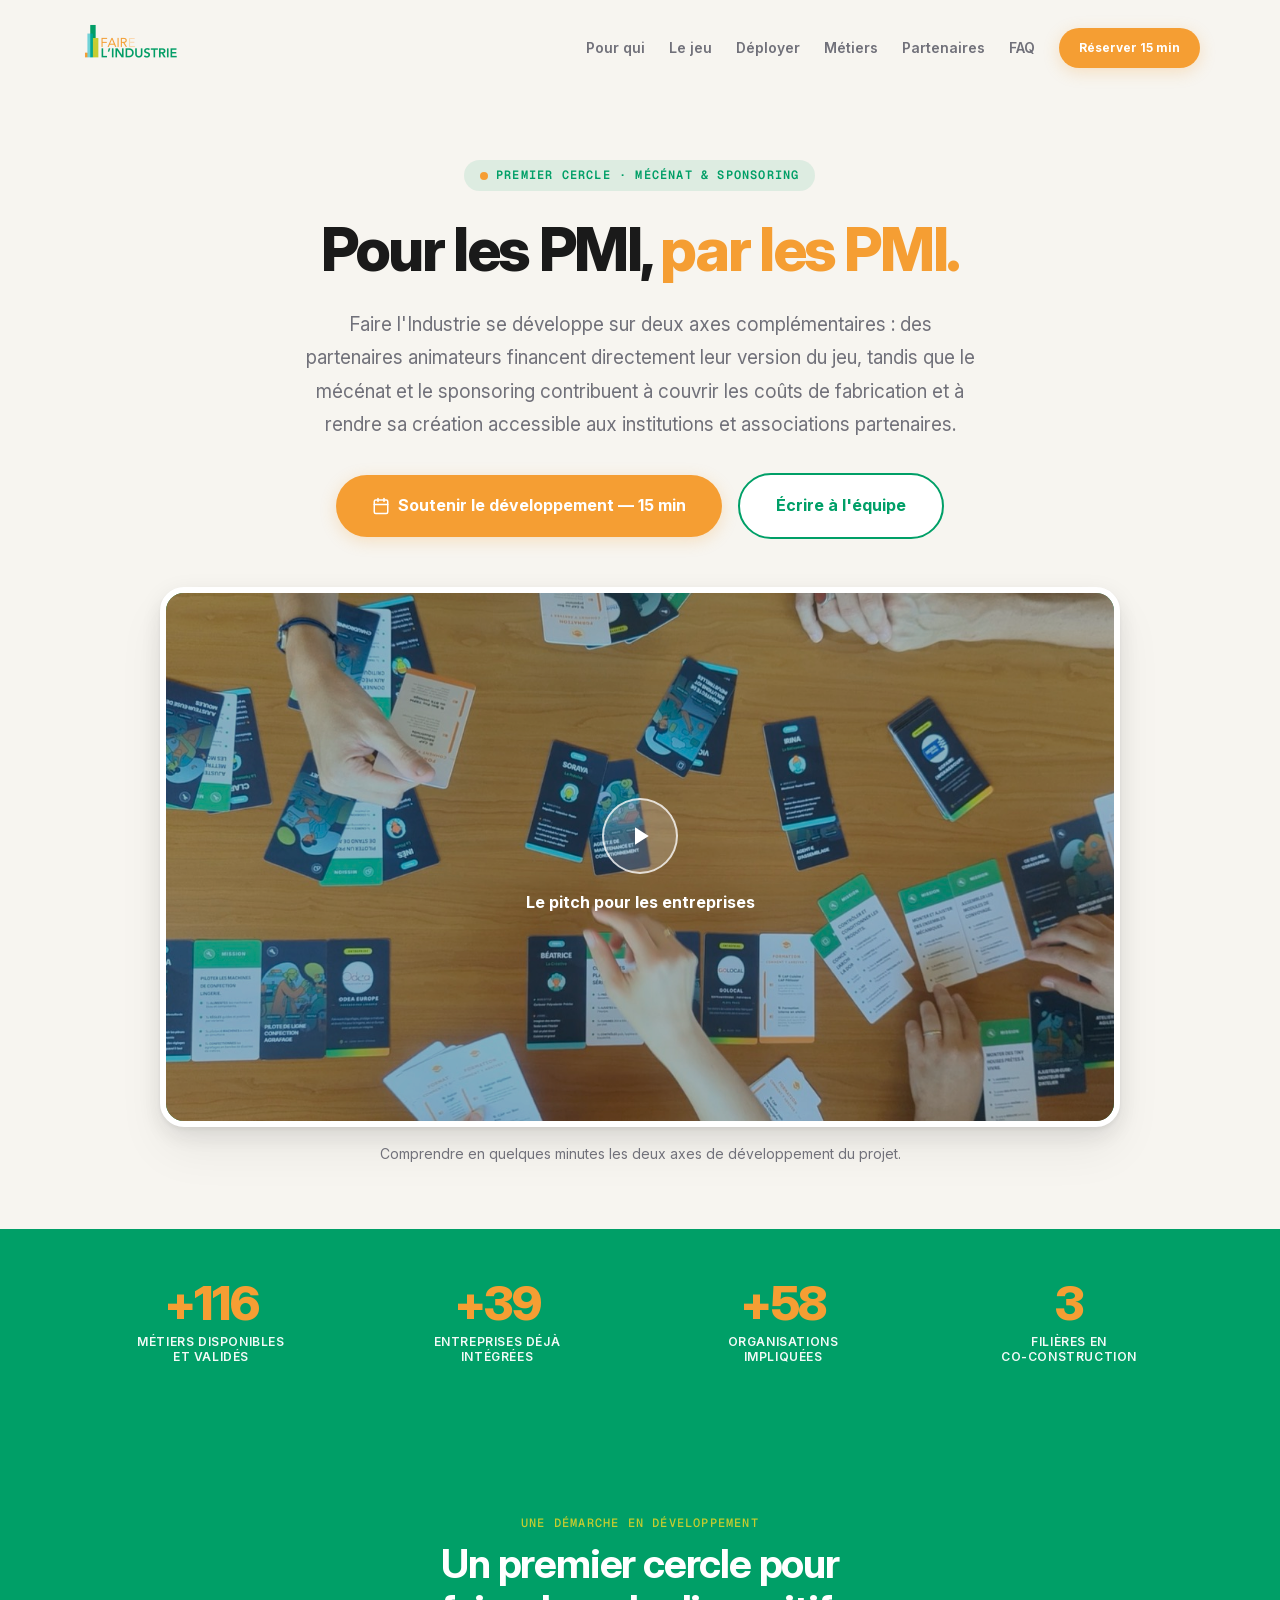
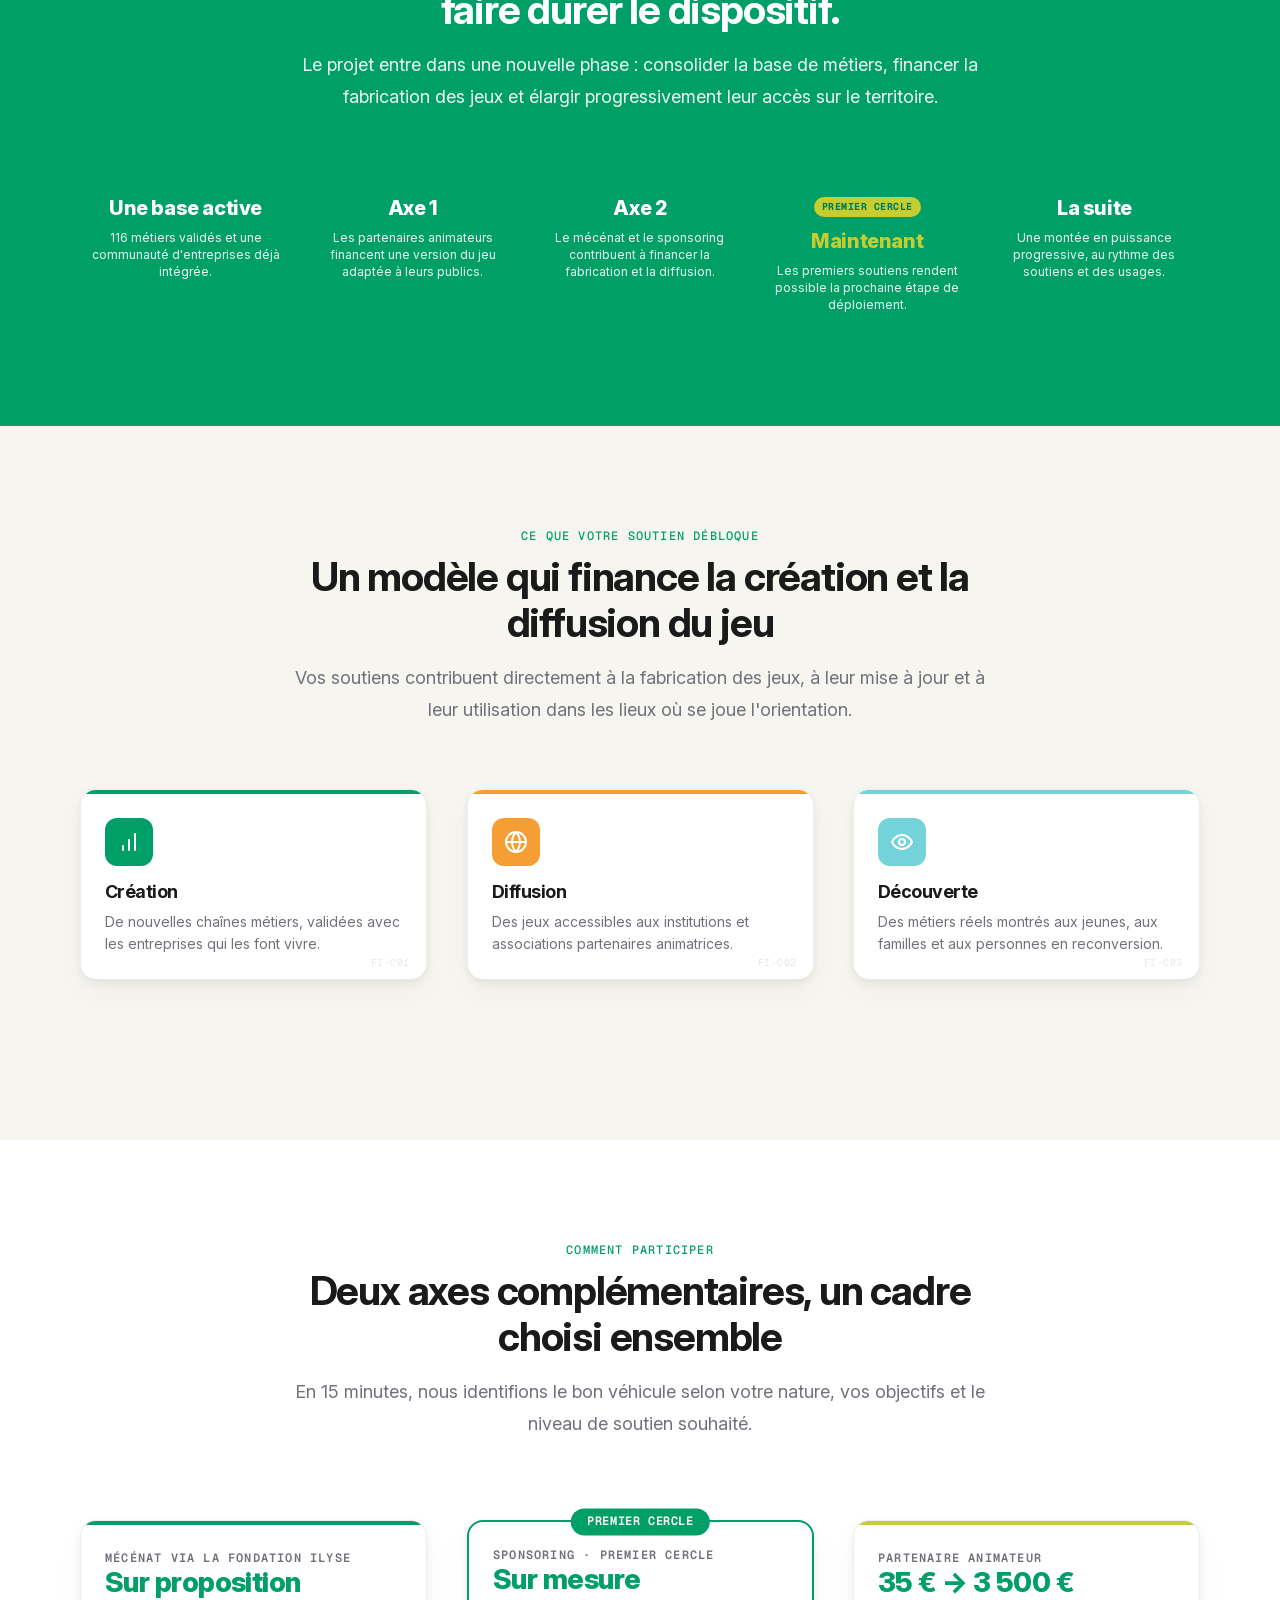
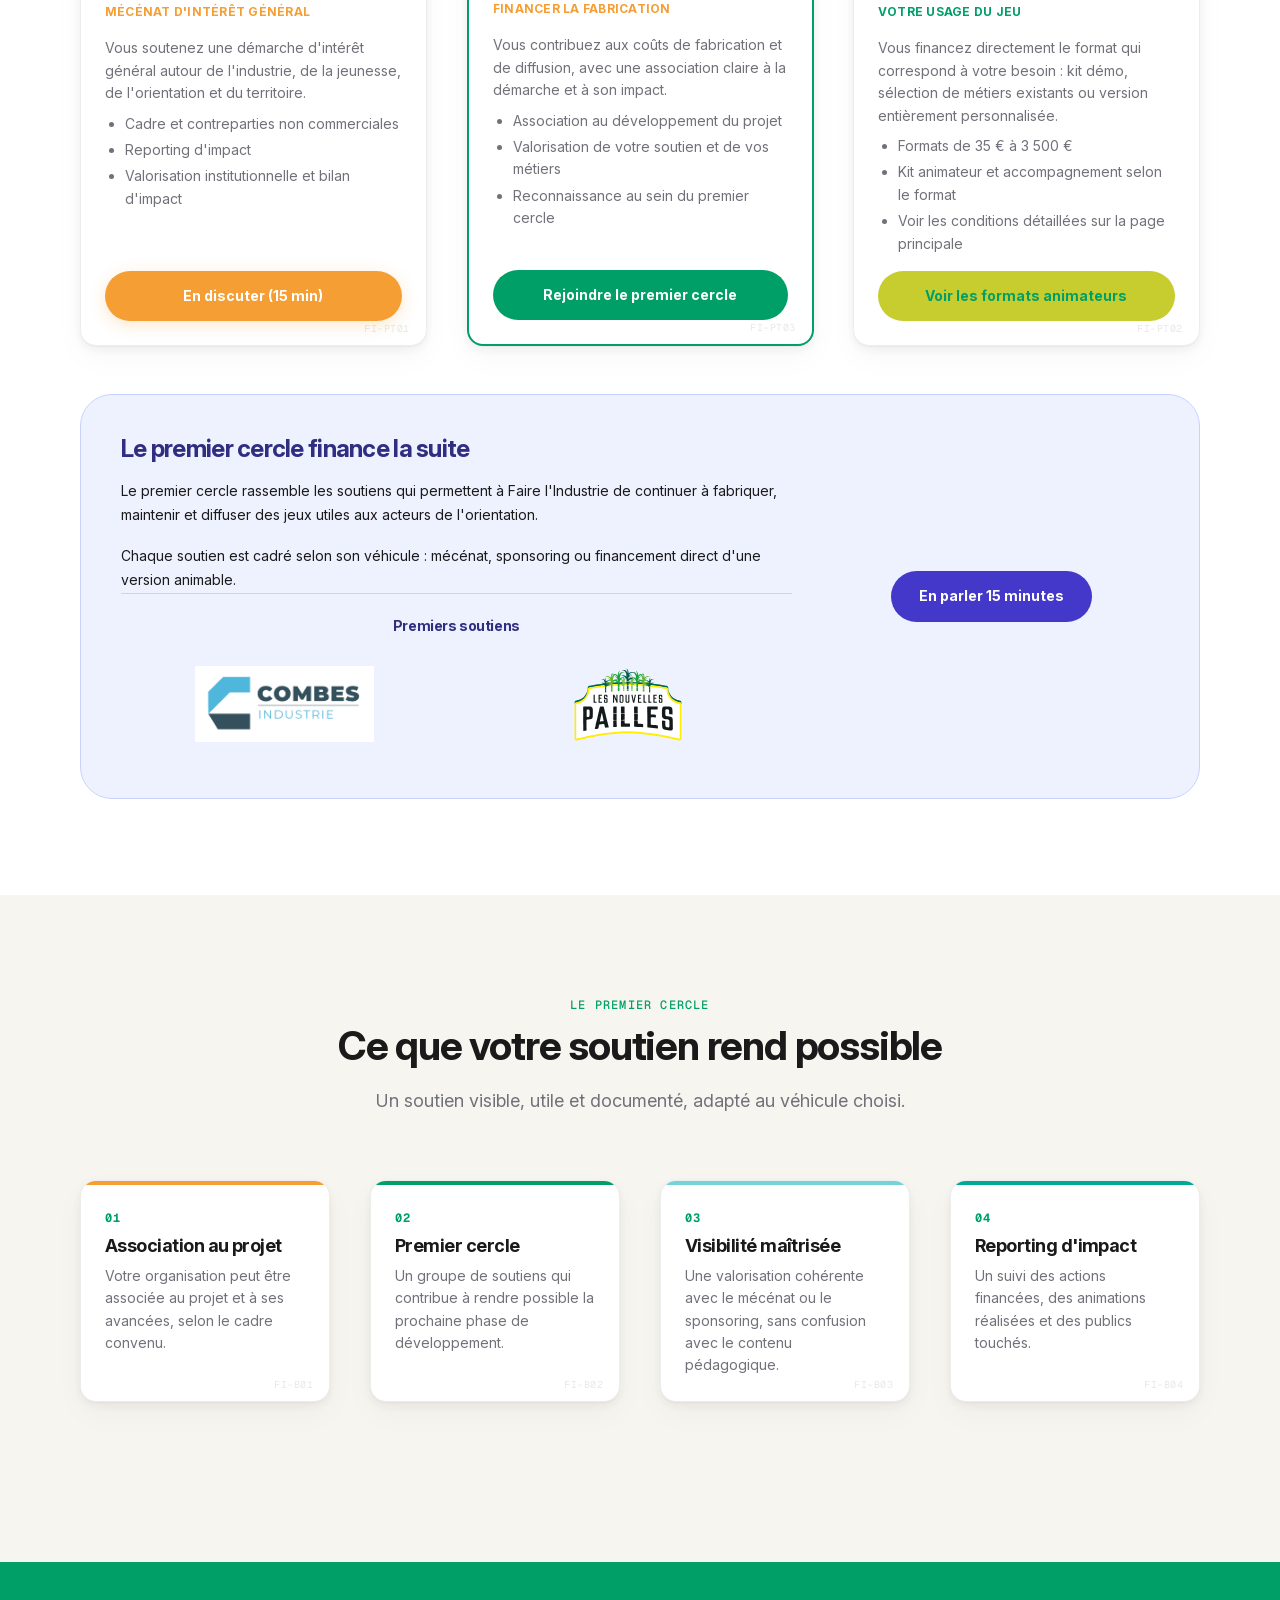
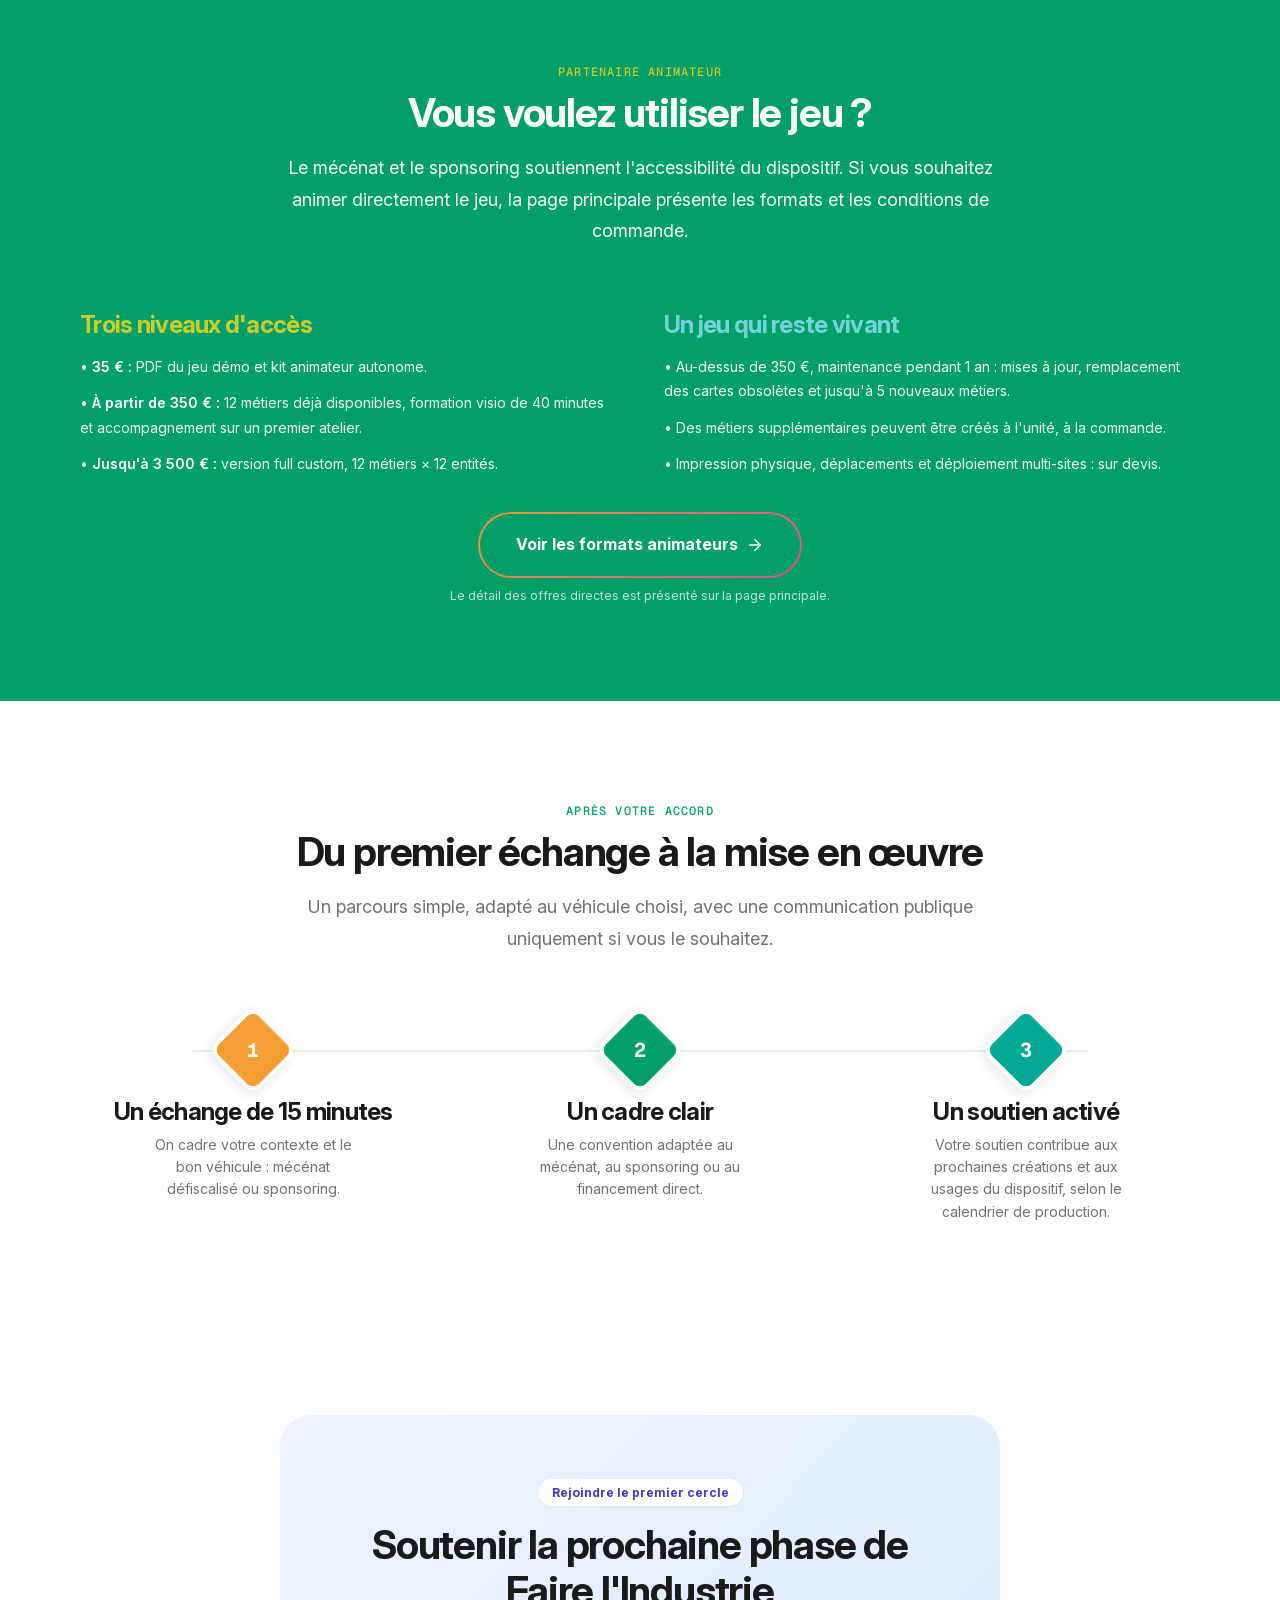
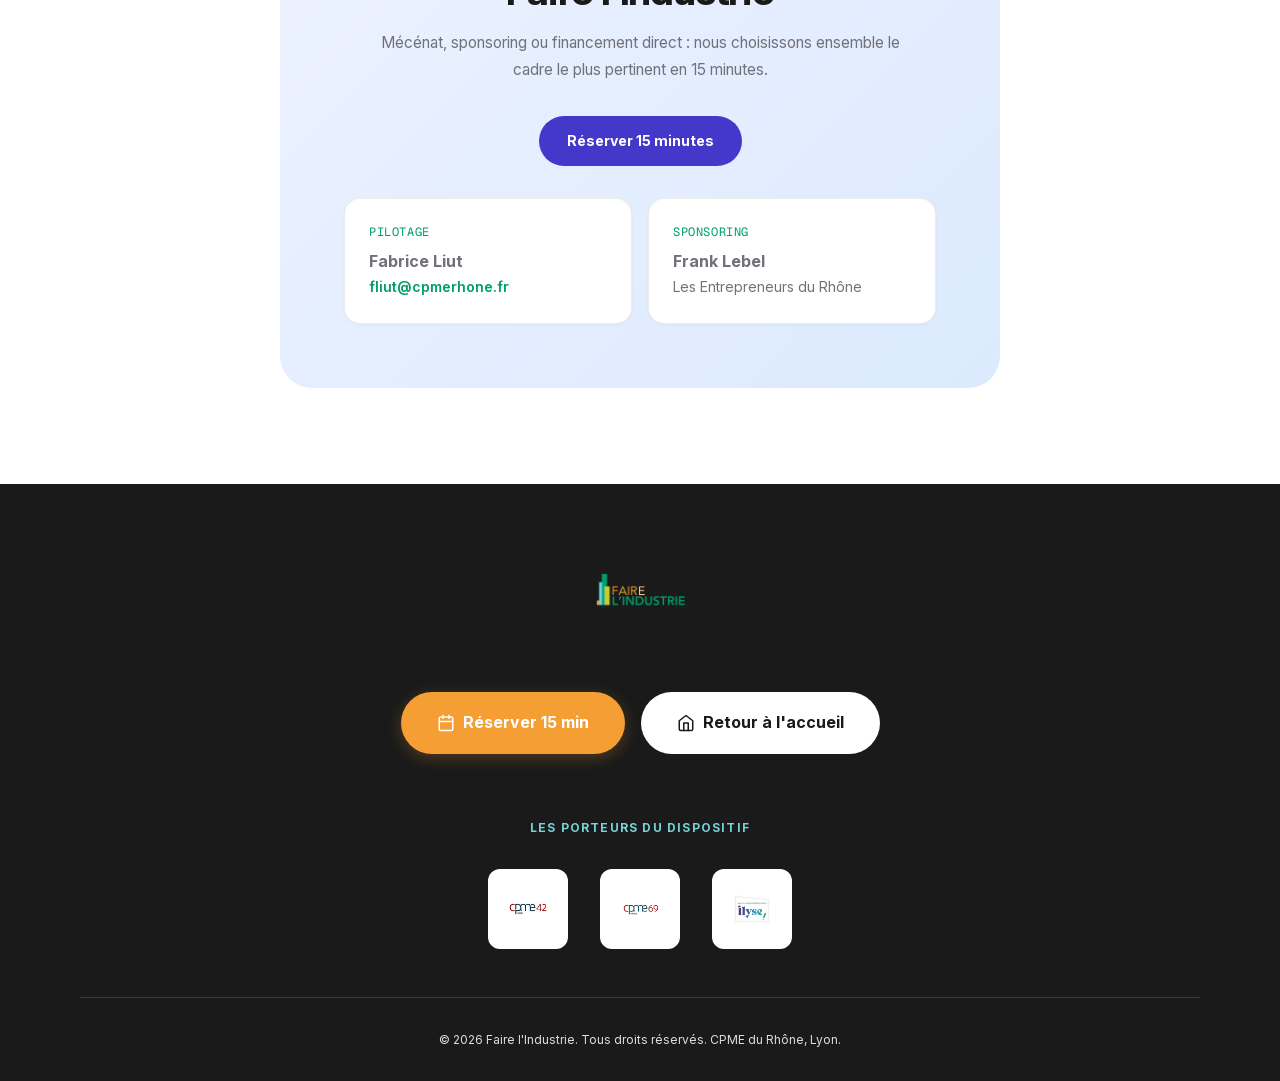
<file: partenaires.html>
<!DOCTYPE html>
<html lang="fr">
<head>
  <meta charset="UTF-8">
  <meta name="viewport" content="width=device-width, initial-scale=1.0">

  <!-- SEO -->
  <title>Soutenir Faire l'Industrie — Mécénat, sponsoring et premier cercle</title>
  <meta name="description" content="Soutenez Faire l'Industrie : mécénat, sponsoring et premier cercle pour financer la fabrication de jeux et rendre leur création accessible aux partenaires animateurs.">
  <meta name="robots" content="index, follow">
  <link rel="canonical" href="https://faire-industrie.cpmerhone.fr/partenaires.html">

  <!-- Open Graph -->
  <meta property="og:title" content="Soutenir Faire l'Industrie — Mécénat et sponsoring">
  <meta property="og:description" content="Deux axes complémentaires : des partenaires animateurs financent leur usage du jeu, tandis que le mécénat et le sponsoring contribuent à rendre sa création accessible aux institutions et associations partenaires.">
  <meta property="og:type" content="website">
  <meta property="og:locale" content="fr_FR">
  <meta property="og:image" content="assets/fi-logo.webp">
  <meta property="og:image:alt" content="Logo Faire l'Industrie">

  <!-- Twitter -->
  <meta name="twitter:card" content="summary_large_image">
  <meta name="twitter:title" content="Soutenir Faire l'Industrie — Mécénat et sponsoring">
  <meta name="twitter:description" content="Rejoignez le premier cercle de soutiens de Faire l'Industrie : mécénat, sponsoring et financement de la diffusion.">
  <meta name="twitter:image" content="assets/fi-logo.webp">

  <!-- Favicon -->
  <link rel="icon" type="image/webp" href="assets/fi-logo.webp">

  <!-- Preload key font -->
  <link rel="preload" href="assets/fonts/Inter-variable.woff2" as="font" type="font/woff2" crossorigin>

  <!-- DNS prefetch for external links -->
  <link rel="dns-prefetch" href="https://cal.com">
  <link rel="dns-prefetch" href="https://liutnotes.notion.site">

  <!-- Critical styles inlined for above-fold rendering -->
  <style>
    *,*::before,*::after{box-sizing:border-box;margin:0;padding:0}
    html{scroll-behavior:smooth;-webkit-text-size-adjust:100%}
    body{font-family:'Inter',sans-serif;font-size:1rem;line-height:1.6;color:#1A1A1A;background-color:#F7F5F0;-webkit-font-smoothing:antialiased;overflow-x:hidden}
    img,svg{display:block;max-width:100%;height:auto}
    a{color:inherit;text-decoration:none}
    button{font:inherit;cursor:pointer;border:none;background:none}
    ul,ol{list-style:none}
    .container{width:100%;max-width:1200px;margin-inline:auto;padding-inline:24px}
    .section{padding-block:96px}
    .navbar{position:fixed;top:0;left:0;right:0;z-index:100;padding:16px 0;transition:background .25s,box-shadow .25s,padding .25s}
    .navbar.is-scrolled{background:rgba(247,245,240,.92);backdrop-filter:blur(12px);box-shadow:0 1px 0 rgba(26,26,26,.06);padding:8px 0}
    .navbar__inner{display:flex;align-items:center;justify-content:space-between}
    .navbar__logo img{height:80px;width:auto;object-fit:contain;margin-block:-12px}
    .navbar__links{display:none;align-items:center;gap:24px}
    .navbar__toggle{display:flex;align-items:center;justify-content:center;width:44px;height:44px;position:relative;z-index:201}
    @media(min-width:768px){.navbar__logo img{height:88px;margin-block:-14px}}
    @media(min-width:1024px){.navbar__links{display:flex}.navbar__toggle{display:none}.navbar__logo img{height:100px;margin-block:-18px}}
    .reveal{opacity:0;transform:translateY(24px);transition:opacity .4s cubic-bezier(.25,.46,.45,.94),transform .4s cubic-bezier(.25,.46,.45,.94)}
    .reveal.is-visible{opacity:1;transform:translateY(0)}
    h1,h2,h3{font-family:'Inter',sans-serif;font-weight:700;line-height:1.15;letter-spacing:-.03em;color:#1A1A1A}
    h1{font-size:clamp(2.5rem,5vw,3.75rem);font-weight:800;letter-spacing:-.04em}
  </style>

  <!-- Site stylesheets (same as homepage) -->
  <link rel="stylesheet" href="styles/fonts.min.css">
  <link rel="stylesheet" href="styles/tokens.min.css">
  <link rel="stylesheet" href="styles/base.min.css">
  <link rel="stylesheet" href="styles/components.min.css">
  <link rel="stylesheet" href="styles/sections.min.css" media="print" onload="this.media='all'">
  <noscript><link rel="stylesheet" href="styles/sections.min.css"></noscript>

  <!-- Page-scoped styles (partenaires) -->
  <style>
    /* Page hero */
    .partner-hero{padding-top:calc(var(--space-10) + var(--space-8));padding-bottom:var(--space-8);text-align:center;position:relative;overflow:hidden}
    .partner-hero__eyebrow{display:inline-flex;align-items:center;gap:8px;background:rgba(0,159,103,.1);color:var(--color-primary);font-family:var(--font-mono);font-size:var(--text-xs);font-weight:600;text-transform:uppercase;letter-spacing:var(--tracking-widest);padding:6px 16px;border-radius:var(--radius-pill);margin-bottom:var(--space-3)}
    .partner-hero__eyebrow .dot{width:8px;height:8px;border-radius:50%;background:var(--color-accent)}
    .partner-hero__title{max-width:900px;margin-inline:auto;margin-bottom:var(--space-3)}
    .partner-hero__subtitle{max-width:680px;margin-inline:auto;font-size:clamp(1rem,1.5vw,1.1875rem);color:var(--color-muted);line-height:var(--leading-relaxed);margin-bottom:var(--space-4)}
    .partner-hero__ctas{display:flex;flex-direction:column;gap:var(--space-2);align-items:center;justify-content:center;margin-bottom:var(--space-6)}
    @media(min-width:480px){.partner-hero__ctas{flex-direction:row}}
    @media(max-width:479px){.partner-hero__ctas .btn{width:100%;justify-content:center}}

    /* 16:9 pitch video */
    .pitch-video{position:relative;max-width:960px;margin-inline:auto;aspect-ratio:16/9;border-radius:var(--radius-lg);overflow:hidden;box-shadow:var(--shadow-elevate);border:6px solid #fff;background:var(--color-primary)}
    .pitch-video iframe,.pitch-video video{position:absolute;inset:0;width:100%;height:100%;border:0;display:block}
    .pitch-video__preview{position:absolute;inset:0;width:100%;height:100%;padding:0;border:0;overflow:hidden;background:var(--color-primary);cursor:pointer}
    .pitch-video__preview img{width:100%;height:100%;object-fit:cover;display:block}
    .pitch-video__overlay{position:absolute;inset:0;display:flex;flex-direction:column;align-items:center;justify-content:center;gap:var(--space-2);color:#fff;background:rgba(0,40,32,.28);text-align:center;padding:var(--space-4);transition:background var(--duration-base)}
    .pitch-video__preview:hover .pitch-video__overlay,.pitch-video__preview:focus-visible .pitch-video__overlay{background:rgba(0,40,32,.12)}
    .pitch-video__play{width:76px;height:76px;border-radius:50%;background:rgba(255,255,255,.18);border:2px solid rgba(255,255,255,.75);display:flex;align-items:center;justify-content:center;transition:transform var(--duration-base) var(--ease-spring),background var(--duration-base)}
    .pitch-video__preview:hover .pitch-video__play,.pitch-video__preview:focus-visible .pitch-video__play{transform:scale(1.06);background:rgba(255,255,255,.28)}
    .pitch-video__label{font-weight:700;font-size:var(--text-p)}
    .pitch-video__hint{font-size:var(--text-xs);color:rgba(255,255,255,.85);max-width:360px}
    .pitch-video__caption{text-align:center;font-size:var(--text-small);color:var(--color-muted);margin-top:var(--space-2)}

    /* Confirmed first-circle companies */
    .founders-strip{grid-column:1/-1;border-top:1px solid rgba(49,46,129,.16);padding-top:var(--space-3);display:grid;grid-template-columns:repeat(2,minmax(0,1fr));gap:var(--space-2);align-items:center}
    .founders-strip__title{grid-column:1/-1;font-size:var(--text-small);font-weight:700;color:#312E81;text-align:center}
    .founders-strip__link{min-height:88px;display:flex;align-items:center;justify-content:center;padding:var(--space-2);color:inherit;text-decoration:none}
    .founders-strip__link img{width:auto;height:76px;max-width:min(100%,180px);object-fit:contain}
    .founders-strip__combes{display:grid;gap:2px;text-align:center;font-family:var(--font-display);font-size:1.5rem;font-weight:800;line-height:1;color:#263238}
    .founders-strip__combes small{font-family:var(--font-body);font-size:.7rem;font-weight:700;line-height:1.2}
    .founders-strip__link:hover{opacity:.78}

    /* Roadmap / pourquoi maintenant */
    .roadmap{background:var(--color-primary);color:#fff}
    .roadmap__grid{display:grid;grid-template-columns:repeat(2,1fr);gap:var(--space-3);margin-top:var(--space-2)}
    @media(min-width:768px){.roadmap__grid{grid-template-columns:repeat(5,1fr);gap:var(--space-2)}}
    .roadmap__item{position:relative;text-align:center;padding:var(--space-2) var(--space-1)}
    .roadmap__date{font-family:var(--font-display);font-weight:800;font-size:1.25rem;letter-spacing:-.02em;color:#fff;margin-bottom:6px}
    .roadmap__item--accent .roadmap__date{color:var(--color-warning)}
    .roadmap__text{font-size:var(--text-xs);color:rgba(255,255,255,.92);line-height:1.4}
    .roadmap__badge{display:inline-block;font-family:var(--font-mono);font-size:10px;font-weight:700;text-transform:uppercase;letter-spacing:var(--tracking-wider);background:var(--color-warning);color:var(--color-primary-dark);padding:2px 8px;border-radius:var(--radius-pill);margin-bottom:8px}

    /* Tickets (portes d'entrée) */
    .ticket__price{font-family:var(--font-display);font-weight:800;font-size:1.75rem;letter-spacing:-.02em;color:var(--color-primary);line-height:1}
    .ticket__price-unit{font-size:var(--text-small);font-weight:600;color:var(--color-muted);margin-left:4px}
    .ticket__tagline{display:inline-block;font-size:var(--text-xs);font-weight:700;text-transform:uppercase;letter-spacing:var(--tracking-wide);color:var(--color-accent);margin-top:6px}

    /* Benefits grid */
    .benefit__num{font-family:var(--font-mono);font-size:var(--text-xs);font-weight:700;color:var(--color-primary);letter-spacing:var(--tracking-wider);margin-bottom:var(--space-1)}

    /* Contacts */
    .contacts{display:grid;grid-template-columns:1fr;gap:var(--space-2);max-width:640px;margin:var(--space-4) auto 0}
    @media(min-width:640px){.contacts{grid-template-columns:repeat(2,1fr)}}
    .contact-card{background:var(--color-surface);border:var(--border-1);border-radius:var(--radius-card);padding:var(--space-3);box-shadow:var(--shadow-subtle);text-align:left}
    .contact-card__role{font-family:var(--font-mono);font-size:var(--text-xs);text-transform:uppercase;letter-spacing:var(--tracking-wider);color:var(--color-primary);margin-bottom:6px}
    .contact-card__name{font-weight:700;font-size:var(--text-p);margin-bottom:2px}
    .contact-card__detail{font-size:var(--text-small);color:var(--color-muted)}
  </style>
</head>
<body>
  <!-- Skip link -->
  <a href="#main-content" class="skip-link">Aller au contenu principal</a>

  <!-- ========== NAVBAR ========== -->
  <nav class="navbar" role="navigation" aria-label="Navigation principale">
    <div class="container navbar__inner">
      <a href="index.html" class="navbar__logo" aria-label="Faire l'Industrie — Accueil">
        <img src="assets/fi-logo.webp" alt="Logo Faire l'Industrie" width="400" height="400" fetchpriority="high">
      </a>

      <div class="navbar__links">
        <a href="index.html#pour-qui" class="navbar__link">Pour qui</a>
        <a href="index.html#solution" class="navbar__link">Le jeu</a>
        <a href="index.html#deploiement" class="navbar__link">Déployer</a>
        <a href="index.html#metiers" class="navbar__link">Métiers</a>
        <a href="partenaires.html" class="navbar__link" aria-current="page">Partenaires</a>
        <a href="index.html#faq" class="navbar__link">FAQ</a>
        <a href="https://cal.com/fabrice-liut/15-min-meeting" target="_blank" rel="noopener noreferrer" class="btn btn--sm btn--primary">Réserver 15 min</a>
      </div>

      <button class="navbar__toggle" aria-expanded="false" aria-controls="mobile-menu" aria-label="Ouvrir le menu">
        <span class="navbar__toggle-bar"></span>
      </button>
    </div>

    <div class="navbar__mobile" id="mobile-menu" role="dialog" aria-label="Menu mobile">
      <a href="index.html#pour-qui" class="navbar__link">Pour qui</a>
      <a href="index.html#solution" class="navbar__link">Le jeu</a>
      <a href="index.html#deploiement" class="navbar__link">Déployer</a>
      <a href="index.html#metiers" class="navbar__link">Métiers</a>
      <a href="partenaires.html" class="navbar__link" aria-current="page">Partenaires</a>
      <a href="index.html#faq" class="navbar__link">FAQ</a>
      <a href="https://cal.com/fabrice-liut/15-min-meeting" target="_blank" rel="noopener noreferrer" class="btn btn--primary">Réserver 15 min</a>
    </div>
  </nav>

  <!-- ========== MAIN ========== -->
  <main id="main-content">

    <!-- ===== HERO + VIDÉO PITCH ===== -->
    <section class="partner-hero" aria-labelledby="partner-title">
      <div class="container">
        <span class="partner-hero__eyebrow reveal"><span class="dot"></span> Premier cercle · mécénat &amp; sponsoring</span>
        <h1 id="partner-title" class="partner-hero__title reveal reveal--delay-1">
          Pour les PMI, <span style="color:var(--color-accent)">par les PMI.</span>
        </h1>
        <p class="partner-hero__subtitle reveal reveal--delay-1">
          Faire l'Industrie se développe sur deux axes complémentaires : des partenaires animateurs financent directement leur version du jeu, tandis que le mécénat et le sponsoring contribuent à couvrir les coûts de fabrication et à rendre sa création accessible aux institutions et associations partenaires.
        </p>
        <div class="partner-hero__ctas reveal reveal--delay-2">
          <a href="https://cal.com/fabrice-liut/15-min-meeting" target="_blank" rel="noopener noreferrer" class="btn btn--primary btn--lg">
            <svg class="btn__icon" viewBox="0 0 24 24" fill="none" stroke="currentColor" stroke-width="2" stroke-linecap="round" stroke-linejoin="round"><rect x="3" y="4" width="18" height="18" rx="2" ry="2"/><line x1="16" y1="2" x2="16" y2="6"/><line x1="8" y1="2" x2="8" y2="6"/><line x1="3" y1="10" x2="21" y2="10"/></svg>
            Soutenir le développement — 15 min
          </a>
          <a href="https://liutnotes.notion.site/7604c2d017634177879ed982bfdc693f" target="_blank" rel="noopener noreferrer" class="btn btn--secondary btn--lg">Écrire à l'équipe</a>
        </div>

        <!-- 16:9 PITCH VIDEO -->
        <div class="pitch-video reveal reveal--delay-2">
          <button class="pitch-video__preview" type="button" aria-label="Lire le pitch pour les entreprises">
            <img src="assets/video-partenaires.jpg" alt="Aperçu du pitch pour les entreprises" width="1280" height="689" loading="eager" fetchpriority="high" decoding="async">
            <span class="pitch-video__overlay" aria-hidden="true">
              <span class="pitch-video__play">
                <svg width="30" height="30" viewBox="0 0 24 24" fill="currentColor"><path d="M8 5v14l11-7z"/></svg>
              </span>
              <span class="pitch-video__label">Le pitch pour les entreprises</span>
            </span>
          </button>
        </div>
        <p class="pitch-video__caption reveal">Comprendre en quelques minutes les deux axes de développement du projet.</p>
      </div>
    </section>

    <!-- ===== PREUVES À DATE ===== -->
    <section class="key-numbers section--compact" aria-label="Repères du dispositif">
      <div class="container">
        <div class="key-numbers__grid">
          <div class="key-numbers__item reveal">
            <span class="key-numbers__value">+116</span>
            <span class="key-numbers__label">Métiers disponibles<br>et validés</span>
          </div>
          <div class="key-numbers__item reveal reveal--delay-1">
            <span class="key-numbers__value">+39</span>
            <span class="key-numbers__label">Entreprises déjà<br>intégrées</span>
          </div>
          <div class="key-numbers__item reveal reveal--delay-2">
            <span class="key-numbers__value">+58</span>
            <span class="key-numbers__label">Organisations<br>impliquées</span>
          </div>
          <div class="key-numbers__item reveal reveal--delay-3">
            <span class="key-numbers__value">3</span>
            <span class="key-numbers__label">Filières en<br>co-construction</span>
          </div>
        </div>
      </div>
    </section>

    <!-- ===== UNE DÉMARCHE QUI CHANGE D'ÉCHELLE ===== -->
    <section class="roadmap section" aria-labelledby="roadmap-title">
      <div class="container">
        <div class="section-header reveal">
          <span class="section-header__overline" style="color:var(--color-warning)">Une démarche en développement</span>
          <h2 id="roadmap-title" class="section-header__title text-white">Un premier cercle pour<br>faire durer le dispositif.</h2>
          <p class="section-header__subtitle" style="color:rgba(255,255,255,.92)">
            Le projet entre dans une nouvelle phase : consolider la base de métiers, financer la fabrication des jeux et élargir progressivement leur accès sur le territoire.
          </p>
        </div>

        <div class="roadmap__grid reveal">
          <div class="roadmap__item">
            <div class="roadmap__date">Une base active</div>
            <p class="roadmap__text">116 métiers validés et une communauté d'entreprises déjà intégrée.</p>
          </div>
          <div class="roadmap__item">
            <div class="roadmap__date">Axe 1</div>
            <p class="roadmap__text">Les partenaires animateurs financent une version du jeu adaptée à leurs publics.</p>
          </div>
          <div class="roadmap__item">
            <div class="roadmap__date">Axe 2</div>
            <p class="roadmap__text">Le mécénat et le sponsoring contribuent à financer la fabrication et la diffusion.</p>
          </div>
          <div class="roadmap__item roadmap__item--accent">
            <span class="roadmap__badge">Premier cercle</span>
            <div class="roadmap__date">Maintenant</div>
            <p class="roadmap__text">Les premiers soutiens rendent possible la prochaine étape de déploiement.</p>
          </div>
          <div class="roadmap__item">
            <div class="roadmap__date">La suite</div>
            <p class="roadmap__text">Une montée en puissance progressive, au rythme des soutiens et des usages.</p>
          </div>
        </div>
      </div>
    </section>

    <!-- ===== CE QUE VOTRE SOUTIEN DÉBLOQUE ===== -->
    <section class="pour-qui section" aria-labelledby="unlock-title">
      <div class="container">
        <div class="section-header reveal">
          <span class="section-header__overline">Ce que votre soutien débloque</span>
          <h2 id="unlock-title" class="section-header__title">Un modèle qui finance la création et la diffusion du jeu</h2>
          <p class="section-header__subtitle">Vos soutiens contribuent directement à la fabrication des jeux, à leur mise à jour et à leur utilisation dans les lieux où se joue l'orientation.</p>
        </div>

        <div class="grid grid--3 mb-8">
          <div class="card reveal" style="--card-color: var(--color-primary)">
            <div class="card__body">
              <div class="card__icon" style="background: var(--color-primary)">
                <svg width="24" height="24" viewBox="0 0 24 24" fill="none" stroke="currentColor" stroke-width="2" stroke-linecap="round" stroke-linejoin="round"><line x1="12" y1="20" x2="12" y2="10"/><line x1="18" y1="20" x2="18" y2="4"/><line x1="6" y1="20" x2="6" y2="16"/></svg>
              </div>
              <h3 class="card__title">Création</h3>
              <p class="card__text">De nouvelles chaînes métiers, validées avec les entreprises qui les font vivre.</p>
            </div>
            <span class="card__serial">FI-C01</span>
          </div>

          <div class="card reveal reveal--delay-1" style="--card-color: var(--color-accent)">
            <div class="card__body">
              <div class="card__icon" style="background: var(--color-accent)">
                <svg width="24" height="24" viewBox="0 0 24 24" fill="none" stroke="currentColor" stroke-width="2" stroke-linecap="round" stroke-linejoin="round"><circle cx="12" cy="12" r="10"/><line x1="2" y1="12" x2="22" y2="12"/><path d="M12 2a15.3 15.3 0 0 1 4 10 15.3 15.3 0 0 1-4 10 15.3 15.3 0 0 1-4-10 15.3 15.3 0 0 1 4-10z"/></svg>
              </div>
              <h3 class="card__title">Diffusion</h3>
              <p class="card__text">Des jeux accessibles aux institutions et associations partenaires animatrices.</p>
            </div>
            <span class="card__serial">FI-C02</span>
          </div>

          <div class="card reveal reveal--delay-2" style="--card-color: var(--color-sky)">
            <div class="card__body">
              <div class="card__icon" style="background: var(--color-sky)">
                <svg width="24" height="24" viewBox="0 0 24 24" fill="none" stroke="currentColor" stroke-width="2" stroke-linecap="round" stroke-linejoin="round"><path d="M2 12s3-7 10-7 10 7 10 7-3 7-10 7-10-7-10-7z"/><circle cx="12" cy="12" r="3"/></svg>
              </div>
              <h3 class="card__title">Découverte</h3>
              <p class="card__text">Des métiers réels montrés aux jeunes, aux familles et aux personnes en reconversion.</p>
            </div>
            <span class="card__serial">FI-C03</span>
          </div>
        </div>
      </div>
    </section>

    <!-- ===== TROIS PORTES D'ENTRÉE ===== -->
    <section id="participer" class="packs section" aria-labelledby="tickets-title">
      <div class="container">
        <div class="section-header reveal">
          <span class="section-header__overline">Comment participer</span>
          <h2 id="tickets-title" class="section-header__title">Deux axes complémentaires, un cadre choisi ensemble</h2>
          <p class="section-header__subtitle">En 15 minutes, nous identifions le bon véhicule selon votre nature, vos objectifs et le niveau de soutien souhaité.</p>
        </div>

        <div class="grid grid--3">
          <!-- Ticket 1 — Mécénat ILYSE -->
          <div class="card card--pack reveal" style="--card-color: var(--color-primary)">
            <div class="card__body">
              <p class="card--pack-overline uppercase text-muted">Mécénat via la Fondation ILYSE</p>
              <p class="ticket__price">Sur proposition</p>
              <span class="ticket__tagline">Mécénat d'intérêt général</span>
              <div class="card__pack-desc" style="margin-top:var(--space-2)">
                <p>Vous soutenez une démarche d'intérêt général autour de l'industrie, de la jeunesse, de l'orientation et du territoire.</p>
                <ul class="card__pack-list">
                  <li>Cadre et contreparties non commerciales</li>
                  <li>Reporting d'impact</li>
                  <li>Valorisation institutionnelle et bilan d'impact</li>
                </ul>
              </div>
            </div>
            <div class="card__footer">
              <a href="https://cal.com/fabrice-liut/15-min-meeting" target="_blank" rel="noopener noreferrer" class="btn btn--primary" style="width:100%;justify-content:center">En discuter (15 min)</a>
            </div>
            <span class="card__serial">FI-PT01</span>
          </div>

          <!-- Ticket 2 — Soutien PMI (Featured) -->
          <div class="card card--pack card--featured reveal reveal--delay-1" style="--card-color: var(--color-primary)">
            <span class="card__badge-top">Premier cercle</span>
            <div class="card__body">
              <p class="card--pack-overline uppercase text-muted">Sponsoring · Premier cercle</p>
              <p class="ticket__price">Sur mesure</p>
              <span class="ticket__tagline">Financer la fabrication</span>
              <div class="card__pack-desc" style="margin-top:var(--space-2)">
                <p>Vous contribuez aux coûts de fabrication et de diffusion, avec une association claire à la démarche et à son impact.</p>
                <ul class="card__pack-list">
                  <li>Association au développement du projet</li>
                  <li>Valorisation de votre soutien et de vos métiers</li>
                  <li>Reconnaissance au sein du premier cercle</li>
                </ul>
              </div>
            </div>
            <div class="card__footer">
              <a href="https://cal.com/fabrice-liut/15-min-meeting" target="_blank" rel="noopener noreferrer" class="btn" style="width:100%;justify-content:center;background:var(--color-primary);color:white">Rejoindre le premier cercle</a>
            </div>
            <span class="card__serial">FI-PT03</span>
          </div>

          <!-- Ticket 3 — Prestation CPME -->
          <div class="card card--pack reveal reveal--delay-2" style="--card-color: var(--color-lime)">
            <div class="card__body">
              <p class="card--pack-overline uppercase text-muted">Partenaire animateur</p>
              <p class="ticket__price">35 € → 3 500 €</p>
              <span class="ticket__tagline" style="color:var(--color-primary)">Votre usage du jeu</span>
              <div class="card__pack-desc" style="margin-top:var(--space-2)">
                <p>Vous financez directement le format qui correspond à votre besoin : kit démo, sélection de métiers existants ou version entièrement personnalisée.</p>
                <ul class="card__pack-list">
                  <li>Formats de 35 € à 3 500 €</li>
                  <li>Kit animateur et accompagnement selon le format</li>
                  <li>Voir les conditions détaillées sur la page principale</li>
                </ul>
              </div>
            </div>
            <div class="card__footer">
              <a href="index.html#packs" class="btn" style="width:100%;justify-content:center;background:var(--color-lime);color:var(--color-dark)">Voir les formats animateurs</a>
            </div>
            <span class="card__serial">FI-PT02</span>
          </div>
        </div>

        <!-- Le premier cercle -->
        <div class="packs__focus reveal">
          <div>
            <h3 class="packs__focus-title">Le premier cercle finance la suite</h3>
            <p class="packs__focus-text" style="margin-bottom:var(--space-2)">
              Le premier cercle rassemble les soutiens qui permettent à Faire l'Industrie de continuer à fabriquer, maintenir et diffuser des jeux utiles aux acteurs de l'orientation.
            </p>
            <p class="packs__focus-text text-small">Chaque soutien est cadré selon son véhicule : mécénat, sponsoring ou financement direct d'une version animable.</p>
            <div class="founders-strip" aria-label="Entreprises du premier cercle">
              <h4 class="founders-strip__title">Premiers soutiens</h4>
              <a class="founders-strip__link" href="https://combes-industrie.fr/" target="_blank" rel="noopener noreferrer" aria-label="Visiter Combes Industrie">
                <img src="assets/logo-combes-industrie.png" alt="Combes Industrie" width="230" height="118" loading="lazy" decoding="async">
              </a>
              <a class="founders-strip__link" href="https://lesnouvellespailles.fr/moom-tableware-nouvelles-marque-europe/?utm_source=lang_redirect&amp;utm_medium=notice&amp;utm_campaign=transition" target="_blank" rel="noopener noreferrer" aria-label="Visiter Les Nouvelles Pailles">
                <img src="assets/logo-les-nouvelles-pailles.svg" alt="Les Nouvelles Pailles" width="150" height="106" loading="lazy" decoding="async">
              </a>
            </div>
          </div>
          <div class="packs__focus-cta">
            <a href="https://cal.com/fabrice-liut/15-min-meeting" target="_blank" rel="noopener noreferrer" class="btn" style="background:#4338CA;color:white">En parler 15 minutes</a>
          </div>
        </div>
      </div>
    </section>

    <!-- ===== CE QUE VOUS Y GAGNEZ ===== -->
    <section class="pour-qui section" aria-labelledby="benefits-title">
      <div class="container">
        <div class="section-header reveal">
          <span class="section-header__overline">Le premier cercle</span>
          <h2 id="benefits-title" class="section-header__title">Ce que votre soutien rend possible</h2>
          <p class="section-header__subtitle">Un soutien visible, utile et documenté, adapté au véhicule choisi.</p>
        </div>

        <div class="grid grid--4 mb-8">
          <div class="card reveal" style="--card-color: var(--color-accent)">
            <div class="card__body">
              <p class="benefit__num">01</p>
              <h3 class="card__title">Association au projet</h3>
              <p class="card__text">Votre organisation peut être associée au projet et à ses avancées, selon le cadre convenu.</p>
            </div>
            <span class="card__serial">FI-B01</span>
          </div>
          <div class="card reveal reveal--delay-1" style="--card-color: var(--color-primary)">
            <div class="card__body">
              <p class="benefit__num">02</p>
              <h3 class="card__title">Premier cercle</h3>
              <p class="card__text">Un groupe de soutiens qui contribue à rendre possible la prochaine phase de développement.</p>
            </div>
            <span class="card__serial">FI-B02</span>
          </div>
          <div class="card reveal reveal--delay-2" style="--card-color: var(--color-sky)">
            <div class="card__body">
              <p class="benefit__num">03</p>
              <h3 class="card__title">Visibilité maîtrisée</h3>
              <p class="card__text">Une valorisation cohérente avec le mécénat ou le sponsoring, sans confusion avec le contenu pédagogique.</p>
            </div>
            <span class="card__serial">FI-B03</span>
          </div>
          <div class="card reveal reveal--delay-3" style="--card-color: var(--color-teal)">
            <div class="card__body">
              <p class="benefit__num">04</p>
              <h3 class="card__title">Reporting d'impact</h3>
              <p class="card__text">Un suivi des actions financées, des animations réalisées et des publics touchés.</p>
            </div>
            <span class="card__serial">FI-B04</span>
          </div>
        </div>
      </div>
    </section>

    <!-- ===== PARTENAIRE ANIMATEUR ===== -->
    <section class="customization section" aria-labelledby="coconcept-title">
      <div class="container text-center">
        <div class="section-header reveal">
          <span class="section-header__overline" style="color:var(--color-lime)">Partenaire animateur</span>
          <h2 id="coconcept-title" class="section-header__title text-white">Vous voulez utiliser le jeu ?</h2>
          <p class="section-header__subtitle" style="color:rgba(255,255,255,.95)">
            Le mécénat et le sponsoring soutiennent l'accessibilité du dispositif. Si vous souhaitez animer directement le jeu, la page principale présente les formats et les conditions de commande.
          </p>
        </div>

        <div class="customization__grid">
          <div class="reveal">
            <h3 class="customization__col-title" style="color: var(--color-lime)">Trois niveaux d'accès</h3>
            <ul class="customization__list">
              <li>• <strong>35 € :</strong> PDF du jeu démo et kit animateur autonome.</li>
              <li>• <strong>À partir de 350 € :</strong> 12 métiers déjà disponibles, formation visio de 40 minutes et accompagnement sur un premier atelier.</li>
              <li>• <strong>Jusqu'à 3 500 € :</strong> version full custom, 12 métiers × 12 entités.</li>
            </ul>
          </div>
          <div class="reveal reveal--delay-1">
            <h3 class="customization__col-title" style="color: var(--color-sky)">Un jeu qui reste vivant</h3>
            <ul class="customization__list">
              <li>• Au-dessus de 350 €, maintenance pendant 1 an : mises à jour, remplacement des cartes obsolètes et jusqu'à 5 nouveaux métiers.</li>
              <li>• Des métiers supplémentaires peuvent être créés à l'unité, à la commande.</li>
              <li>• Impression physique, déplacements et déploiement multi-sites : sur devis.</li>
            </ul>
          </div>
        </div>

        <div class="customization__cta-wrap reveal">
          <span class="customization__cta-ring">
            <a href="index.html#packs" class="btn btn--dark btn--lg">
              Voir les formats animateurs
              <svg class="btn__icon" viewBox="0 0 24 24" fill="none" stroke="currentColor" stroke-width="2" stroke-linecap="round" stroke-linejoin="round"><line x1="5" y1="12" x2="19" y2="12"/><polyline points="12 5 19 12 12 19"/></svg>
            </a>
          </span>
          <p class="customization__cta-hint">Le détail des offres directes est présenté sur la page principale.</p>
        </div>
      </div>
    </section>

    <!-- ===== APRÈS VOTRE PROMESSE ===== -->
    <section class="progression section" aria-labelledby="after-title">
      <div class="container">
        <div class="section-header reveal">
          <span class="section-header__overline">Après votre accord</span>
          <h2 id="after-title" class="section-header__title">Du premier échange à la mise en œuvre</h2>
          <p class="section-header__subtitle">Un parcours simple, adapté au véhicule choisi, avec une communication publique uniquement si vous le souhaitez.</p>
        </div>

        <div class="grid grid--3 stepper">
          <div class="stepper__track"></div>
          <div class="stepper__item reveal">
            <div class="stepper__number" style="background: var(--color-accent)"><span>1</span></div>
            <h3 class="stepper__title">Un échange de 15 minutes</h3>
            <p class="stepper__text">On cadre votre contexte et le bon véhicule : mécénat défiscalisé ou sponsoring.</p>
          </div>
          <div class="stepper__item reveal reveal--delay-1">
            <div class="stepper__number" style="background: var(--color-primary)"><span>2</span></div>
            <h3 class="stepper__title">Un cadre clair</h3>
            <p class="stepper__text">Une convention adaptée au mécénat, au sponsoring ou au financement direct.</p>
          </div>
          <div class="stepper__item reveal reveal--delay-2">
            <div class="stepper__number" style="background: var(--color-teal)"><span>3</span></div>
            <h3 class="stepper__title">Un soutien activé</h3>
            <p class="stepper__text">Votre soutien contribue aux prochaines créations et aux usages du dispositif, selon le calendrier de production.</p>
          </div>
        </div>
      </div>
    </section>

    <!-- ===== CTA FINAL + CONTACTS ===== -->
    <section class="mini-kit section" aria-labelledby="cta-title">
      <div class="container container--narrow">
        <div class="cta-band reveal">
          <span class="cta-band__badge">Rejoindre le premier cercle</span>
          <h2 id="cta-title" class="cta-band__title">Soutenir la prochaine phase de Faire l'Industrie</h2>
          <p class="cta-band__text">Mécénat, sponsoring ou financement direct : nous choisissons ensemble le cadre le plus pertinent en 15 minutes.</p>
          <div class="cta-band__form" style="justify-content:center">
            <a href="https://cal.com/fabrice-liut/15-min-meeting" target="_blank" rel="noopener noreferrer" class="btn" style="background:#4338CA;color:white">Réserver 15 minutes</a>
          </div>

          <div class="contacts">
            <div class="contact-card">
              <p class="contact-card__role">Pilotage</p>
              <p class="contact-card__name">Fabrice Liut</p>
              <p class="contact-card__detail"><a href="mailto:fliut@cpmerhone.fr" class="link">fliut@cpmerhone.fr</a></p>
            </div>
            <div class="contact-card">
              <p class="contact-card__role">Sponsoring</p>
              <p class="contact-card__name">Frank Lebel</p>
              <p class="contact-card__detail">Les Entrepreneurs du Rhône</p>
            </div>
          </div>
        </div>
      </div>
    </section>

  </main>

  <!-- ========== FOOTER ========== -->
  <footer class="footer" role="contentinfo">
    <div class="container text-center">
      <div class="footer__brand">
        <img src="assets/fi-logo.webp" alt="Logo Faire l'Industrie" width="400" height="400" loading="lazy">
      </div>

      <div class="footer__ctas">
        <a href="https://cal.com/fabrice-liut/15-min-meeting" target="_blank" rel="noopener noreferrer" class="btn btn--primary btn--lg">
          <svg class="btn__icon" viewBox="0 0 24 24" fill="none" stroke="currentColor" stroke-width="2" stroke-linecap="round" stroke-linejoin="round"><rect x="3" y="4" width="18" height="18" rx="2" ry="2"/><line x1="16" y1="2" x2="16" y2="6"/><line x1="8" y1="2" x2="8" y2="6"/><line x1="3" y1="10" x2="21" y2="10"/></svg>
          Réserver 15 min
        </a>
        <a href="index.html" class="btn btn--lg" style="background:white;color:var(--color-text)">
          <svg class="btn__icon" viewBox="0 0 24 24" fill="none" stroke="currentColor" stroke-width="2" stroke-linecap="round" stroke-linejoin="round"><path d="M3 9l9-7 9 7v11a2 2 0 0 1-2 2H5a2 2 0 0 1-2-2z"/><polyline points="9 22 9 12 15 12 15 22"/></svg>
          Retour à l'accueil
        </a>
      </div>

      <p class="footer__partners-label">Les porteurs du dispositif</p>
      <div class="footer__partners">
        <picture>
          <source srcset="assets/logo 42.webp" type="image/webp">
          <img src="assets/logo 42.jpg" alt="Logo CPME 42" class="footer__partner-logo" width="150" height="150" loading="lazy" decoding="async">
        </picture>
        <picture>
          <source srcset="assets/logo 69.webp" type="image/webp">
          <img src="assets/logo 69.jpg" alt="Logo CPME 69" class="footer__partner-logo" width="150" height="150" loading="lazy" decoding="async">
        </picture>
        <picture>
          <source srcset="assets/logo Ilyse.webp" type="image/webp">
          <img src="assets/logo Ilyse.jpg" alt="Logo Fondation Ilyse" class="footer__partner-logo" width="150" height="150" loading="lazy" decoding="async">
        </picture>
      </div>

      <div class="footer__bottom">
        <span>&copy; <span id="year"></span> Faire l'Industrie. Tous droits réservés. CPME du Rhône, Lyon.</span>
      </div>
    </div>
  </footer>

  <!-- Scripts (mêmes que l'accueil : navbar, menu mobile, reveal, tilt) -->
  <script>
    document.querySelector('.pitch-video__preview')?.addEventListener('click', function () {
      this.outerHTML = '<iframe src="https://www.youtube-nocookie.com/embed/srPiuFU-OyI?autoplay=1" title="Le pitch pour les entreprises - Faire l\'Industrie" allow="accelerometer; autoplay; clipboard-write; encrypted-media; gyroscope; picture-in-picture; web-share" allowfullscreen></iframe>';
    });
  </script>
  <script src="scripts/main.min.js" defer></script>
</body>
</html>
</file>
<file: styles/fonts.min.css>
@font-face{font-family:Inter;src:url('../assets/fonts/Inter-variable.woff2') format('woff2');font-weight:100 900;font-display:swap;font-style:normal}@font-face{font-family:'Geist Mono';src:url('../assets/fonts/GeistMono-variable.woff2') format('woff2');font-weight:100 900;font-display:swap;font-style:normal}.hero__image{content:url('../assets/cartes-fi-hero.svg');object-position:center}
</file>
<file: styles/tokens.min.css>
:root{--color-base:#F7F5F0;--color-surface:#FFFFFF;--color-surface-2:#EFECE5;--color-text:#1A1A1A;--color-muted:#71717A;--color-primary:#009F67;--color-primary-dark:#007A4F;--color-accent:#F59E33;--color-accent-dark:#D9861A;--color-success:#00A895;--color-warning:#C7CD2F;--color-sky:#74D2D9;--color-lime:#C7CD2F;--color-teal:#00A895;--color-dark:#009F67;--color-dark-surface:#008856;--color-card-metier:#F59E33;--color-card-mission:#74D2D9;--color-card-impact:#009F67;--color-card-profil:#C7CD2F;--color-card-formation:#00A895;--radius-xs:4px;--radius-sm:8px;--radius-md:12px;--radius-card:16px;--radius-lg:24px;--radius-pill:9999px;--radius-modal:32px;--shadow-card:0 1px 2px rgba(26, 26, 26, 0.04),0 4px 12px rgba(26, 26, 26, 0.06),0 12px 32px rgba(26, 26, 26, 0.03);--shadow-elevate:0 2px 4px rgba(26, 26, 26, 0.06),0 8px 24px rgba(26, 26, 26, 0.1),0 24px 48px rgba(26, 26, 26, 0.06);--shadow-inset:inset 0 2px 4px rgba(26, 26, 26, 0.06);--shadow-subtle:0 1px 3px rgba(26, 26, 26, 0.04);--shadow-glow-primary:0 4px 20px rgba(0, 159, 103, 0.15);--shadow-glow-accent:0 4px 20px rgba(245, 158, 51, 0.15);--border-1:1px solid rgba(26, 26, 26, 0.08);--border-hairline:0.5px solid rgba(26, 26, 26, 0.06);--border-strong:2px solid rgba(26, 26, 26, 0.12);--border-card-edge:3px solid;--text-h1:clamp(2.5rem, 5vw, 3.75rem);--text-h2:clamp(1.875rem, 3.5vw, 2.5rem);--text-h3:clamp(1.25rem, 2vw, 1.5rem);--text-h4:1.125rem;--text-p:1rem;--text-small:0.875rem;--text-xs:0.75rem;--leading-tight:1.15;--leading-snug:1.3;--leading-normal:1.6;--leading-relaxed:1.75;--tracking-tight:-0.02em;--tracking-normal:0;--tracking-wide:0.02em;--tracking-wider:0.05em;--tracking-widest:0.1em;--font-display:'Inter',sans-serif;--font-body:'Inter',sans-serif;--font-mono:'Geist Mono',monospace;--space-1:8px;--space-2:16px;--space-3:24px;--space-4:32px;--space-5:40px;--space-6:48px;--space-7:56px;--space-8:64px;--space-9:80px;--space-10:96px;--space-half:4px;--container-max:1200px;--container-narrow:800px;--container-wide:1400px;--gutter:var(--space-3);--gutter-lg:var(--space-5);--section-gap:var(--space-10);--ease-out:cubic-bezier(0.25, 0.46, 0.45, 0.94);--ease-spring:cubic-bezier(0.34, 1.56, 0.64, 1);--duration-fast:150ms;--duration-base:250ms;--duration-slow:400ms;--z-base:1;--z-card:10;--z-sticky:100;--z-overlay:200;--z-modal:300}
</file>
<file: styles/base.min.css>
*,::after,::before{box-sizing:border-box;margin:0;padding:0}html{scroll-behavior:smooth;-webkit-text-size-adjust:100%}@media (prefers-reduced-motion:reduce){html{scroll-behavior:auto}}body{font-family:var(--font-body);font-size:var(--text-p);line-height:var(--leading-normal);color:var(--color-text);background-color:var(--color-base);-webkit-font-smoothing:antialiased;-moz-osx-font-smoothing:grayscale;overflow-x:hidden}img,picture,svg,video{display:block;max-width:100%;height:auto}a{color:inherit;text-decoration:none}button{font:inherit;cursor:pointer;border:none;background:0 0}ol,ul{list-style:none}h1,h2,h3,h4,h5,h6{font-family:var(--font-display);font-weight:700;line-height:var(--leading-tight);letter-spacing:-.03em;color:var(--color-text)}h1{font-size:var(--text-h1);font-weight:800;letter-spacing:-.04em}h2{font-size:var(--text-h2);font-weight:700;letter-spacing:-.03em}h3{font-size:var(--text-h3);font-weight:700}h4{font-size:var(--text-h4);font-weight:600}p{line-height:var(--leading-normal);color:var(--color-muted)}strong{font-weight:600}small{font-size:var(--text-small)}:focus-visible{outline:3px solid var(--color-primary);outline-offset:3px;border-radius:var(--radius-xs)}.skip-link{position:absolute;top:-100%;left:var(--space-2);background:var(--color-primary);color:#fff;padding:var(--space-1) var(--space-2);border-radius:var(--radius-sm);font-weight:600;z-index:9999;transition:top var(--duration-fast) var(--ease-out)}.skip-link:focus{top:var(--space-1)}.container{width:100%;max-width:var(--container-max);margin-inline:auto;padding-inline:var(--gutter)}.container--narrow{max-width:var(--container-narrow)}.container--wide{max-width:var(--container-wide)}.section{padding-block:var(--section-gap)}.section--sm{padding-block:var(--space-8)}.grid{display:grid;gap:var(--gutter)}.grid--2{grid-template-columns:1fr}.grid--3{grid-template-columns:1fr}.grid--4{grid-template-columns:1fr}.grid--5{grid-template-columns:1fr}@media (min-width:480px){.grid--5{grid-template-columns:repeat(2,1fr)}}@media (min-width:768px){.grid--2{grid-template-columns:repeat(2,1fr)}.grid--3{grid-template-columns:repeat(3,1fr)}.grid--4{grid-template-columns:repeat(2,1fr)}.grid--5{grid-template-columns:repeat(3,1fr)}:root{--gutter:var(--space-4)}}@media (min-width:1280px){.grid--4{grid-template-columns:repeat(4,1fr)}.grid--5{grid-template-columns:repeat(5,1fr)}:root{--gutter:var(--gutter-lg)}}.text-center{text-align:center}.text-left{text-align:left}.text-muted{color:var(--color-muted)}.text-primary{color:var(--color-primary)}.text-accent{color:var(--color-accent)}.text-white{color:#fff}.text-small{font-size:var(--text-small)}.text-xs{font-size:var(--text-xs)}.font-display{font-family:var(--font-display)}.font-bold{font-weight:700}.font-extrabold{font-weight:800}.uppercase{text-transform:uppercase;letter-spacing:var(--tracking-widest);font-size:var(--text-xs);font-weight:600;font-family:var(--font-mono)}.mb-1{margin-bottom:var(--space-1)}.mb-2{margin-bottom:var(--space-2)}.mb-3{margin-bottom:var(--space-3)}.mb-4{margin-bottom:var(--space-4)}.mb-6{margin-bottom:var(--space-6)}.mb-8{margin-bottom:var(--space-8)}.mt-2{margin-top:var(--space-2)}.mt-4{margin-top:var(--space-4)}.reveal{opacity:0;transform:translateY(24px);transition:opacity var(--duration-slow) var(--ease-out),transform var(--duration-slow) var(--ease-out);will-change:opacity,transform}.reveal.is-visible{opacity:1;transform:translateY(0)}.reveal--delay-1{transition-delay:0.1s}.reveal--delay-2{transition-delay:0.2s}.reveal--delay-3{transition-delay:0.3s}.reveal--delay-4{transition-delay:0.4s}@media (prefers-reduced-motion:reduce){.reveal{opacity:1;transform:none;transition:none}}::selection{background:rgba(0,159,103,.15);color:var(--color-text)}::-webkit-scrollbar{width:8px}::-webkit-scrollbar-track{background:var(--color-base)}::-webkit-scrollbar-thumb{background:var(--color-surface-2,#d4d4d8);border-radius:var(--radius-pill)}
</file>
<file: styles/components.min.css>
.navbar{position:fixed;top:0;left:0;right:0;z-index:var(--z-sticky);padding:var(--space-2) 0;transition:background var(--duration-base) var(--ease-out),box-shadow var(--duration-base) var(--ease-out),padding var(--duration-base) var(--ease-out)}.navbar.is-scrolled{background:rgba(247,245,240,.92);backdrop-filter:blur(12px);-webkit-backdrop-filter:blur(12px);box-shadow:0 1px 0 rgba(26,26,26,.06);padding:var(--space-1) 0}.navbar__inner{display:flex;align-items:center;justify-content:space-between}.navbar__logo img{height:80px;width:auto;object-fit:contain;margin-block:-12px;transition:height var(--duration-base) var(--ease-out),margin var(--duration-base) var(--ease-out)}.navbar.is-scrolled .navbar__logo img{height:52px;margin-block:-6px}@media (min-width:768px){.navbar__logo img{height:88px;margin-block:-14px}.navbar.is-scrolled .navbar__logo img{height:56px;margin-block:-8px}}@media (min-width:1024px){.navbar__logo img{height:100px;margin-block:-18px}.navbar.is-scrolled .navbar__logo img{height:60px;margin-block:-8px}}.navbar__links{display:none;align-items:center;gap:var(--space-3)}.navbar__link{font-family:var(--font-body);font-size:var(--text-small);font-weight:600;color:var(--color-muted);transition:color var(--duration-fast);position:relative}.navbar__link::after{content:'';position:absolute;bottom:-4px;left:0;width:0;height:2px;background:var(--color-primary);border-radius:var(--radius-pill);transition:width var(--duration-base) var(--ease-out)}.navbar__link:hover{color:var(--color-text)}.navbar__link:hover::after{width:100%}@media (min-width:1024px){.navbar__links{display:flex}}.navbar__toggle{display:flex;align-items:center;justify-content:center;width:44px;height:44px;border-radius:var(--radius-sm);color:var(--color-text);-webkit-tap-highlight-color:transparent;position:relative;z-index:calc(var(--z-overlay) + 1)}@media (min-width:1024px){.navbar__toggle{display:none}}.navbar__toggle-bar{display:block;width:22px;height:2px;background:currentColor;border-radius:1px;transition:transform var(--duration-base) var(--ease-out),opacity var(--duration-fast);position:relative}.navbar__toggle-bar::after,.navbar__toggle-bar::before{content:'';position:absolute;left:0;width:100%;height:100%;background:currentColor;border-radius:1px;transition:inherit}.navbar__toggle-bar::before{transform:translateY(-7px)}.navbar__toggle-bar::after{transform:translateY(7px)}.navbar__toggle[aria-expanded=true] .navbar__toggle-bar{background:0 0}.navbar__toggle[aria-expanded=true] .navbar__toggle-bar::before{transform:rotate(45deg)}.navbar__toggle[aria-expanded=true] .navbar__toggle-bar::after{transform:rotate(-45deg)}.navbar__mobile{display:none;position:fixed;inset:0;width:100vw;height:100vh;height:100dvh;background:rgba(247,245,240,.98);backdrop-filter:blur(16px);z-index:var(--z-overlay);padding:var(--space-5) var(--gutter);padding-top:100px;flex-direction:column;align-items:center;justify-content:flex-start;gap:var(--space-2);overflow-y:auto;-webkit-overflow-scrolling:touch}.navbar__mobile.is-open{display:flex}.navbar__mobile .navbar__link{font-size:var(--text-h3);color:var(--color-text)}.btn{display:inline-flex;align-items:center;justify-content:center;gap:var(--space-1);font-family:var(--font-body);font-weight:700;font-size:var(--text-small);padding:14px 28px;border-radius:var(--radius-pill);transition:transform var(--duration-fast) var(--ease-spring),box-shadow var(--duration-base) var(--ease-out),background var(--duration-fast);white-space:nowrap;text-decoration:none;-webkit-tap-highlight-color:transparent}.btn:hover{transform:translateY(-2px)}.btn:active{transform:translateY(0) scale(.98)}@media (prefers-reduced-motion:reduce){.btn:active,.btn:hover{transform:none}}.btn--primary{background:var(--color-accent);color:#fff;box-shadow:0 4px 16px rgba(245,158,51,.25)}.btn--primary:hover{background:var(--color-accent-dark);box-shadow:0 6px 24px rgba(245,158,51,.35)}.btn--secondary{background:#fff;color:var(--color-primary);border:2px solid var(--color-primary)}.btn--secondary:hover{background:var(--color-primary);color:#fff}.btn--dark{background:var(--color-dark);color:#fff;box-shadow:0 4px 16px rgba(0,159,103,.2)}.btn--dark:hover{background:var(--color-dark-surface)}.btn--ghost{background:0 0;color:var(--color-primary);padding:var(--space-1) 0;border-radius:0}.btn--ghost:hover{transform:none;color:var(--color-primary-dark)}.btn--sm{padding:10px 20px;font-size:var(--text-xs)}.btn--lg{padding:18px 36px;font-size:var(--text-p)}@media (max-width:479px){.btn--lg{padding:14px 24px;font-size:var(--text-small)}.btn{max-width:100%;white-space:normal;text-align:center}}.btn__icon{width:18px;height:18px;flex-shrink:0}.section-header{text-align:center;max-width:720px;margin-inline:auto;margin-bottom:var(--space-8)}.section-header__overline{display:inline-block;font-family:var(--font-mono);font-size:var(--text-xs);font-weight:500;text-transform:uppercase;letter-spacing:var(--tracking-widest);color:var(--color-primary);margin-bottom:var(--space-1)}.section-header__title{margin-bottom:var(--space-2)}.section-header__subtitle{font-size:clamp(1rem, 1.5vw, 1.125rem);color:var(--color-muted);line-height:var(--leading-relaxed)}.card{background:var(--color-surface);border-radius:var(--radius-card);box-shadow:var(--shadow-card);border:var(--border-1);overflow:hidden;position:relative;contain:layout style;transition:transform var(--duration-base) var(--ease-out),box-shadow var(--duration-base) var(--ease-out)}.card:hover{box-shadow:var(--shadow-elevate);transform:translateY(-4px) perspective(600px) rotateX(-1deg) rotateY(2deg)}@media (prefers-reduced-motion:reduce){.card:hover{transform:none}}.card::before{content:'';display:block;height:4px;background:var(--card-color,var(--color-primary))}.card__serial{position:absolute;bottom:var(--space-1);right:var(--space-2);font-family:var(--font-mono);font-size:10px;font-weight:400;letter-spacing:var(--tracking-wider);color:rgba(26,26,26,.1);pointer-events:none}.card__body{padding:var(--space-3)}@media (max-width:479px){.card__body{padding:var(--space-2) var(--space-2) var(--space-3)}}.card__icon{width:48px;height:48px;border-radius:var(--radius-md);display:flex;align-items:center;justify-content:center;margin-bottom:var(--space-2);color:#fff;background:var(--card-color,var(--color-primary))}.card__title{font-size:var(--text-h4);margin-bottom:var(--space-1)}.card__text{font-size:var(--text-small);color:var(--color-muted);line-height:var(--leading-normal)}.card--type{text-align:center;padding:var(--space-3)}.card--type .card__icon{margin-inline:auto;border-radius:var(--radius-pill);width:56px;height:56px}.card--type .card__title{font-size:var(--text-p)}.card--type .card__text{font-size:var(--text-small);line-height:var(--leading-relaxed)}.card--pack{display:flex;flex-direction:column;height:100%}.card--pack .card__body{flex:1;display:flex;flex-direction:column}.card--pack .card__footer{padding:0 var(--space-3) var(--space-3)}.card--featured{border:2px solid var(--color-primary);position:relative;overflow:visible}.card--featured::before{display:none}.card--featured .card__badge-top{position:absolute;top:0;left:50%;transform:translate(-50%,-50%);background:var(--color-primary);color:#fff;padding:4px 16px;border-radius:var(--radius-pill);font-size:var(--text-xs);font-weight:600;font-family:var(--font-mono);text-transform:uppercase;letter-spacing:var(--tracking-wider);white-space:nowrap;z-index:2}.card--testimonial{padding:var(--space-3)}.card--testimonial .card__stars{color:#fbbf24;font-size:1rem;margin-bottom:var(--space-2);letter-spacing:2px}.card--testimonial .card__quote{font-size:var(--text-small);color:var(--color-text);font-style:italic;line-height:var(--leading-relaxed);margin-bottom:var(--space-3)}.card--testimonial .card__author{font-weight:700;font-size:var(--text-small);color:var(--color-text)}.card--testimonial .card__role{font-size:var(--text-xs);color:var(--color-muted)}.card--job{display:flex;flex-direction:column;height:100%}.card--job::before{display:none}.card--job .card__header{padding:var(--space-3);color:#fff;position:relative;overflow:hidden}.card--job .card__header-bg{position:absolute;top:0;right:0;opacity:.1}.card--job .card__tag{display:inline-flex;align-items:center;gap:4px;padding:3px 10px;border-radius:var(--radius-sm);background:rgba(255,255,255,.2);backdrop-filter:blur(4px);font-size:10px;font-weight:700;text-transform:uppercase;letter-spacing:var(--tracking-wider)}.card--job .card__status{display:inline-flex;align-items:center;gap:3px;padding:3px 10px;border-radius:var(--radius-pill);background:#fff;color:var(--color-primary);font-size:10px;font-weight:700}.card--job .card__header-top{display:flex;justify-content:space-between;align-items:flex-start;margin-bottom:var(--space-1)}.card--job .card__job-title{font-size:1.375rem;font-weight:700;margin-bottom:4px}.card--job .card__company{opacity:.9;font-size:var(--text-small);font-weight:500;display:flex;align-items:center;gap:4px}.card--job .card__body{flex:1;display:flex;flex-direction:column;gap:var(--space-2)}.card--job .card__field-label{font-size:var(--text-xs);font-weight:700;text-transform:uppercase;letter-spacing:var(--tracking-widest);display:flex;align-items:center;gap:6px;margin-bottom:4px}.card--job .card__field-text{font-size:var(--text-small);line-height:var(--leading-normal)}.card--job .card__impact-box{margin-top:auto;padding:var(--space-2);border-radius:var(--radius-md);border:var(--border-1)}.card--job .card__skills{display:flex;flex-wrap:wrap;gap:6px;padding-top:var(--space-2);border-top:var(--border-1)}.card--job .card__skill{padding:3px 10px;border-radius:var(--radius-sm);background:var(--color-base);font-size:10px;font-weight:600;color:var(--color-muted);border:var(--border-1)}.badge{display:inline-flex;align-items:center;gap:4px;padding:4px 12px;border-radius:var(--radius-pill);font-family:var(--font-mono);font-size:var(--text-xs);font-weight:500;white-space:nowrap}.badge--primary{background:rgba(0,159,103,.1);color:var(--color-primary)}.badge--accent{background:rgba(245,158,51,.1);color:var(--color-accent)}.badge--neutral{background:var(--color-base);color:var(--color-muted)}.badge--white{background:#fff;color:var(--color-text);box-shadow:var(--shadow-subtle)}.accordion{display:flex;flex-direction:column;gap:var(--space-1)}.accordion__item{background:var(--color-surface);border-radius:var(--radius-card);border:var(--border-1);overflow:hidden;box-shadow:var(--shadow-subtle)}.accordion__trigger{width:100%;display:flex;align-items:center;justify-content:space-between;padding:var(--space-2) var(--space-3);font-family:var(--font-body);font-weight:700;font-size:var(--text-p);color:var(--color-text);text-align:left;transition:background var(--duration-fast)}.accordion__trigger:hover{background:var(--color-base)}.accordion__icon{width:20px;height:20px;flex-shrink:0;transition:transform var(--duration-base) var(--ease-out);color:var(--color-muted)}.accordion__item[open] .accordion__icon{transform:rotate(180deg)}@media (prefers-reduced-motion:reduce){.accordion__icon{transition:none}}.accordion__content{padding:0 var(--space-3) var(--space-3);font-size:var(--text-small);color:var(--color-muted);line-height:var(--leading-relaxed)}.accordion__panel{overflow:hidden;max-height:0;transition:max-height var(--duration-base) var(--ease-out)}.accordion__item.is-open .accordion__panel{max-height:500px}@media (prefers-reduced-motion:reduce){.accordion__panel{transition:none}.accordion__item.is-open .accordion__panel{max-height:none}}.stepper{position:relative}.stepper__track{display:none}@media (min-width:768px){.stepper__track{display:block;position:absolute;top:32px;left:10%;right:10%;height:2px;background:var(--color-surface-2);border-radius:var(--radius-pill);z-index:0}}.stepper__item{text-align:center;position:relative;z-index:1}.stepper__number{width:64px;height:64px;margin-inline:auto;margin-bottom:var(--space-2);border-radius:var(--radius-md);transform:rotate(45deg);display:flex;align-items:center;justify-content:center;font-family:var(--font-mono);font-size:1.25rem;font-weight:700;color:#fff;box-shadow:0 4px 12px rgba(0,0,0,.1),inset 0 1px 0 rgba(255,255,255,.2);border:4px solid #fff}.stepper__number span{transform:rotate(-45deg)}.stepper__title{font-size:var(--text-h3);margin-bottom:var(--space-1)}.stepper__text{font-size:var(--text-small);color:var(--color-muted);max-width:200px;margin-inline:auto;line-height:var(--leading-normal)}@media (max-width:479px){.stepper__number{width:48px;height:48px;font-size:1rem}.stepper__title{font-size:var(--text-p)}}.cta-band{background:linear-gradient(135deg,#eef2ff,#dbeafe);border-radius:var(--radius-modal);padding:var(--space-6) var(--space-4);text-align:center;position:relative;overflow:hidden}@media (min-width:768px){.cta-band{padding:var(--space-8)}}.cta-band__badge{display:inline-block;background:#fff;padding:4px 14px;border-radius:var(--radius-pill);font-size:var(--text-xs);font-weight:700;color:#4338ca;margin-bottom:var(--space-2);box-shadow:var(--shadow-subtle)}.cta-band__title{font-size:var(--text-h2);margin-bottom:var(--space-2)}.cta-band__text{font-size:clamp(.9375rem, 1.2vw, 1.0625rem);color:var(--color-muted);max-width:540px;margin-inline:auto;margin-bottom:var(--space-4);line-height:var(--leading-relaxed)}.cta-band__form{display:flex;flex-direction:column;gap:var(--space-1);max-width:440px;margin-inline:auto}@media (min-width:480px){.cta-band__form{flex-direction:row}}.cta-band__input{flex:1;padding:14px 20px;border-radius:var(--radius-pill);border:1px solid #cbd5e1;font-size:var(--text-small);font-family:var(--font-body);outline:0;transition:border-color var(--duration-fast),box-shadow var(--duration-fast)}.cta-band__input:focus{border-color:#6366f1;box-shadow:0 0 0 3px rgba(99,102,241,.15)}.check-list{display:flex;flex-direction:column;gap:var(--space-1)}.check-list__item{display:flex;align-items:flex-start;gap:var(--space-1);font-size:var(--text-p);color:var(--color-text);line-height:var(--leading-snug)}.check-list__icon{width:22px;height:22px;flex-shrink:0;border-radius:var(--radius-pill);background:var(--color-primary);color:#fff;display:flex;align-items:center;justify-content:center;margin-top:2px}.check-list__icon svg{width:12px;height:12px}.link{font-weight:600;color:var(--color-primary);text-decoration:none;position:relative}.link:hover{text-decoration:underline;text-underline-offset:3px}.format-card{background:var(--color-surface);border-radius:var(--radius-card);padding:var(--space-3);text-align:center;border:var(--border-1);box-shadow:var(--shadow-subtle);transition:box-shadow var(--duration-base),transform var(--duration-base)}.format-card:hover{box-shadow:var(--shadow-card);transform:translateY(-2px)}@media (prefers-reduced-motion:reduce){.format-card:hover{transform:none}}.format-card__time{display:inline-block;padding:4px 14px;border-radius:var(--radius-pill);background:var(--color-base);font-size:var(--text-xs);font-weight:500;font-family:var(--font-mono);color:var(--color-muted);margin-bottom:var(--space-2)}.format-card__title{font-size:var(--text-h4);margin-bottom:var(--space-1)}.format-card__desc{font-size:var(--text-small);color:var(--color-muted);line-height:var(--leading-normal)}
</file>
<file: styles/sections.min.css>
.hero{position:relative;padding-top:calc(var(--space-10) + var(--space-9));padding-bottom:var(--space-9);overflow:hidden}.hero__grid{display:grid;grid-template-columns:1fr;gap:var(--space-6);align-items:center}@media (min-width:768px){.hero__grid{grid-template-columns:1fr 1fr;gap:var(--space-8)}.hero{padding-top:calc(var(--space-10) + var(--space-9));padding-bottom:var(--space-10)}}.hero__content{text-align:center}@media (min-width:768px){.hero__content{text-align:left}}.hero__title{margin-bottom:var(--space-3)}.hero__title-accent{color:var(--color-accent);position:relative;display:inline}.hero__subtitle{font-size:clamp(1rem, 1.5vw, 1.125rem);color:var(--color-muted);line-height:var(--leading-relaxed);margin-bottom:var(--space-4)}.hero__ctas{display:flex;flex-direction:column;gap:var(--space-2);align-items:center}@media (max-width:479px){.hero__ctas .btn{width:100%;justify-content:center}}@media (min-width:480px){.hero__ctas{flex-direction:row}}@media (min-width:768px){.hero__ctas{justify-content:flex-start}}.hero__cta-hint{font-size:var(--text-xs);color:var(--color-muted);margin-top:6px;text-align:center}.hero__visual{position:relative;display:flex;align-items:center;justify-content:center}.hero__image-wrapper{position:relative;width:100%;max-width:480px;margin-inline:auto}.hero__image-shadow{position:absolute;inset:0;border-radius:40px 80px 40px 80px;background:var(--color-primary);opacity:.12;transform:rotate(3deg) translate(12px,12px) scale(1.02)}.hero__image{position:relative;width:100%;height:auto;aspect-ratio:4/3;border-radius:40px 80px 40px 80px;box-shadow:var(--shadow-elevate);border:6px solid #fff;object-fit:cover;transform:rotate(-2deg);content-visibility:auto}.hero__float-badge{position:absolute;bottom:-8px;right:-8px;background:#fff;padding:var(--space-2);border-radius:var(--radius-pill);box-shadow:var(--shadow-elevate);border:3px solid var(--color-accent);display:flex;flex-direction:column;align-items:center;justify-content:center;width:120px;height:120px;z-index:2}.hero__float-badge-number{font-family:var(--font-display);font-weight:800;display:block;text-align:center;color:var(--color-primary)}.hero__float-badge-number-big{font-weight:800;font-size:1.9rem;letter-spacing:-.03em;line-height:1}.hero__float-badge-number-unit{display:block;font-size:.95rem;font-weight:700;line-height:1}.hero__float-badge-label{font-size:var(--text-xs);font-weight:700;text-transform:uppercase;color:var(--color-muted);text-align:center;line-height:1.2}@media (max-width:479px){.hero__float-badge{width:90px;height:90px;padding:var(--space-1);bottom:-6px;right:-6px}.hero__float-badge-number{font-size:1.25rem}}@keyframes float{0%,100%{transform:translateY(0) rotate(-2deg)}50%{transform:translateY(-8px) rotate(-1.5deg)}}.hero__image-wrapper--animated{animation:float 6s ease-in-out infinite}@media (prefers-reduced-motion:reduce){.hero__image-wrapper--animated{animation:none}}.problem{background:var(--color-surface)}.problem__solution-box{background:var(--color-dark);border-radius:var(--radius-modal);padding:var(--space-4) var(--space-3);color:#fff;text-align:center;max-width:800px;margin-inline:auto;box-shadow:var(--shadow-elevate)}@media (max-width:479px){.problem__solution-box{padding:var(--space-3) var(--space-2);border-radius:var(--radius-lg)}}@media (min-width:768px){.problem__solution-box{padding:var(--space-6)}}.problem__solution-label{font-family:var(--font-display);font-size:var(--text-h3);font-weight:700;color:var(--color-lime);margin-bottom:var(--space-2)}.problem__solution-text{font-size:clamp(1rem, 1.5vw, 1.125rem);color:#fff;line-height:var(--leading-relaxed)}.problem__solution-highlight{font-weight:700;color:#fff;text-decoration:underline;text-decoration-style:wavy;text-decoration-color:var(--color-accent);text-underline-offset:4px}.game-comp{position:relative}.game-comp__examples{display:grid;grid-template-columns:1fr;gap:var(--gutter);max-width:800px;margin-inline:auto}@media (min-width:768px){.game-comp__examples{grid-template-columns:repeat(2,1fr)}}.game-comp__example{background:var(--color-surface);padding:var(--space-3);border-radius:var(--radius-card);box-shadow:var(--shadow-card);border-left:4px solid var(--_example-color,var(--color-sky))}@media (max-width:479px){.game-comp__example{padding:var(--space-2)}}.game-comp__example-title{font-size:var(--text-h4);font-weight:700;color:var(--_example-color,var(--color-sky));margin-bottom:var(--space-1)}.game-comp__example-quote{font-style:italic;color:var(--color-muted);margin-bottom:var(--space-1);font-size:var(--text-small)}.game-comp__example-detail{font-size:var(--text-small);color:var(--color-muted);line-height:var(--leading-normal)}.progression{background:var(--color-surface)}.formats{background:var(--color-base)}.formats__link{display:block;text-align:center;margin-top:var(--space-4)}.formats__link .link{font-size:var(--text-small);line-height:var(--leading-relaxed);display:inline}@media (max-width:479px){.formats__link .link{font-size:var(--text-small)}}.packs{background:var(--color-surface)}.packs .grid--3{padding-top:var(--space-2)}.packs .card--pack .card__body{padding:var(--space-3);padding-bottom:var(--space-1)}.packs .card--pack .card__overline{font-family:var(--font-display);font-size:var(--text-xs);font-weight:700;text-transform:uppercase;letter-spacing:var(--tracking-widest);color:var(--color-muted);margin-bottom:var(--space-1)}.packs .card--pack .card__pack-title{font-size:1.375rem;font-weight:700;margin-bottom:var(--space-2)}.packs .card--pack .card__pack-desc{font-size:var(--text-small);color:var(--color-muted);line-height:var(--leading-normal);flex:1}.packs .card--pack .card__pack-desc strong{color:var(--color-text)}.packs .card--pack .card__pack-list{list-style:disc;padding-left:20px;margin:var(--space-1) 0}.packs .card--pack .card__pack-list li{list-style:disc;font-size:var(--text-small);color:var(--color-muted);margin-bottom:var(--space-half);line-height:var(--leading-normal)}.packs__focus{margin-top:var(--space-6);background:#eef2ff;border-radius:var(--radius-modal);padding:var(--space-4);border:1px solid #c7d2fe;display:grid;grid-template-columns:1fr;gap:var(--space-4);align-items:center}@media (max-width:479px){.packs__focus{padding:var(--space-3);border-radius:var(--radius-lg)}}@media (min-width:768px){.packs__focus{grid-template-columns:2fr 1fr;padding:var(--space-5)}}.packs__focus-title{font-size:var(--text-h3);color:#312e81;margin-bottom:var(--space-2)}.packs__focus-text{font-size:var(--text-small);color:var(--color-text);line-height:var(--leading-relaxed)}.packs__focus-text strong{font-weight:700}.packs__focus-cta{text-align:center}.customization{background:var(--color-dark);color:#fff;position:relative;overflow:hidden}.customization__grid{display:grid;grid-template-columns:1fr;gap:var(--space-4);text-align:left;margin-bottom:var(--space-4)}@media (min-width:768px){.customization__grid{grid-template-columns:repeat(2,1fr);gap:var(--space-6)}}.customization__col-title{font-size:var(--text-h3);font-weight:700;margin-bottom:var(--space-2)}.customization__list{display:flex;flex-direction:column;gap:var(--space-1)}.customization__list li{font-size:var(--text-small);color:rgba(255,255,255,.95);line-height:var(--leading-relaxed);margin-bottom:var(--space-half)}.customization__list li strong{color:#fff}.customization__cta-wrap{text-align:center}.customization__cta-ring{display:inline-block;padding:2px;border-radius:var(--radius-pill);background:linear-gradient(135deg,var(--color-accent),#ec4899);max-width:100%}@media (max-width:479px){.customization__cta-ring .btn{white-space:normal;text-align:center;padding:14px 20px;font-size:var(--text-small);line-height:var(--leading-snug)}}.customization__cta-hint{font-size:var(--text-xs);color:rgba(255,255,255,.75);margin-top:var(--space-1)}.testimonials{background:var(--color-surface);content-visibility:auto;contain-intrinsic-size:auto 600px}.key-numbers{background:var(--color-dark);color:#fff;padding:var(--space-6) 0}.section--compact{padding-top:var(--space-6);padding-bottom:var(--space-6)}.key-numbers__grid{display:grid;grid-template-columns:repeat(2,1fr);gap:var(--space-3);text-align:center}@media (min-width:768px){.key-numbers__grid{grid-template-columns:repeat(4,1fr)}}.key-numbers__item{display:flex;flex-direction:column;align-items:center;gap:var(--space-half)}.key-numbers__value{font-family:var(--font-display);font-size:clamp(2rem, 4vw, 3rem);font-weight:800;letter-spacing:-.03em;color:var(--color-accent);line-height:1.1}.key-numbers__label{font-size:var(--text-xs);font-weight:600;text-transform:uppercase;letter-spacing:var(--tracking-wider);color:rgba(255,255,255,.95);line-height:1.3}.pour-qui{background:var(--color-base)}.game-output{margin-top:var(--space-6)}.game-output__inner{background:var(--color-surface);border-radius:var(--radius-modal);padding:var(--space-4);box-shadow:var(--shadow-card);border:2px solid var(--color-primary)}@media (min-width:768px){.game-output__inner{padding:var(--space-5)}}.game-output__title{font-size:var(--text-h3);text-align:center;margin-bottom:var(--space-4);color:var(--color-primary)}.game-output__grid{display:grid;grid-template-columns:1fr;gap:var(--space-3)}@media (min-width:768px){.game-output__grid{grid-template-columns:repeat(2,1fr)}}.game-output__item{display:flex;gap:var(--space-2);align-items:flex-start}.game-output__icon{font-size:1.5rem;flex-shrink:0;width:40px;text-align:center}.game-output__item p{font-size:var(--text-small);color:var(--color-muted);line-height:var(--leading-relaxed)}.game-output__item strong{color:var(--color-text)}.deploiement{background:var(--color-surface);content-visibility:auto;contain-intrinsic-size:auto 800px}.synergie{background:var(--color-base)}.synergie__grid{display:grid;grid-template-columns:1fr;gap:var(--space-3)}@media (min-width:480px){.synergie__grid{grid-template-columns:repeat(2,1fr)}}@media (min-width:768px){.synergie__grid{grid-template-columns:repeat(3,1fr)}}.synergie__item{background:var(--color-surface);border-radius:var(--radius-card);padding:var(--space-3);box-shadow:var(--shadow-card);border:var(--border-1);transition:transform var(--duration-base) var(--ease-out),box-shadow var(--duration-base) var(--ease-out)}.synergie__item:hover{transform:translateY(-4px);box-shadow:var(--shadow-elevate)}@media (prefers-reduced-motion:reduce){.synergie__item:hover{transform:none}}.synergie__icon{font-size:2rem;display:block;margin-bottom:var(--space-1)}.synergie__item h3{font-size:var(--text-h4);margin-bottom:var(--space-half)}.synergie__item p{font-size:var(--text-small);color:var(--color-muted);line-height:var(--leading-normal)}.mini-kit{background:var(--color-surface)}.faq{background:var(--color-base);content-visibility:auto;contain-intrinsic-size:auto 800px}.catalogue{background:var(--color-surface);border-top:var(--border-1);content-visibility:auto;contain-intrinsic-size:auto 1200px}.impact{background:var(--color-dark);color:#fff;position:relative;overflow:hidden}.impact .stepper__number{border-color:var(--color-lime);background:var(--color-primary)}.impact .stepper__title{color:var(--color-lime)}.impact .stepper__text{color:rgba(255,255,255,.95)}@media (min-width:768px){.impact .stepper__track{background:rgba(255,255,255,.08)}}.footer{background:#1a1a1a;color:#fff;padding:var(--space-8) 0 var(--space-4)}.footer__brand{margin-bottom:var(--space-6)}.footer__brand img{height:80px;width:auto;margin-inline:auto}@media (min-width:768px){.footer__brand img{height:96px}}.footer__ctas{display:flex;flex-direction:column;gap:var(--space-2);justify-content:center;align-items:center;margin-bottom:var(--space-8)}@media (max-width:479px){.footer__ctas .btn{width:100%;justify-content:center}}@media (min-width:480px){.footer__ctas{flex-direction:row}}.footer__partners-label{font-size:var(--text-xs);text-transform:uppercase;letter-spacing:var(--tracking-widest);font-weight:700;color:var(--color-sky);margin-bottom:var(--space-4)}.footer__partners{display:flex;flex-wrap:wrap;justify-content:center;align-items:center;gap:var(--space-4);margin-bottom:var(--space-6)}.footer__partner-logo{height:60px;width:auto;aspect-ratio:1/1;object-fit:contain;background:#fff;border-radius:var(--radius-md);padding:var(--space-1)}@media (min-width:480px){.footer__partner-logo{height:72px}}@media (min-width:768px){.footer__partner-logo{height:80px}}.footer__bottom{border-top:1px solid rgba(255,255,255,.15);padding-top:var(--space-4);font-size:var(--text-xs);color:rgba(255,255,255,.85)}
</file>
